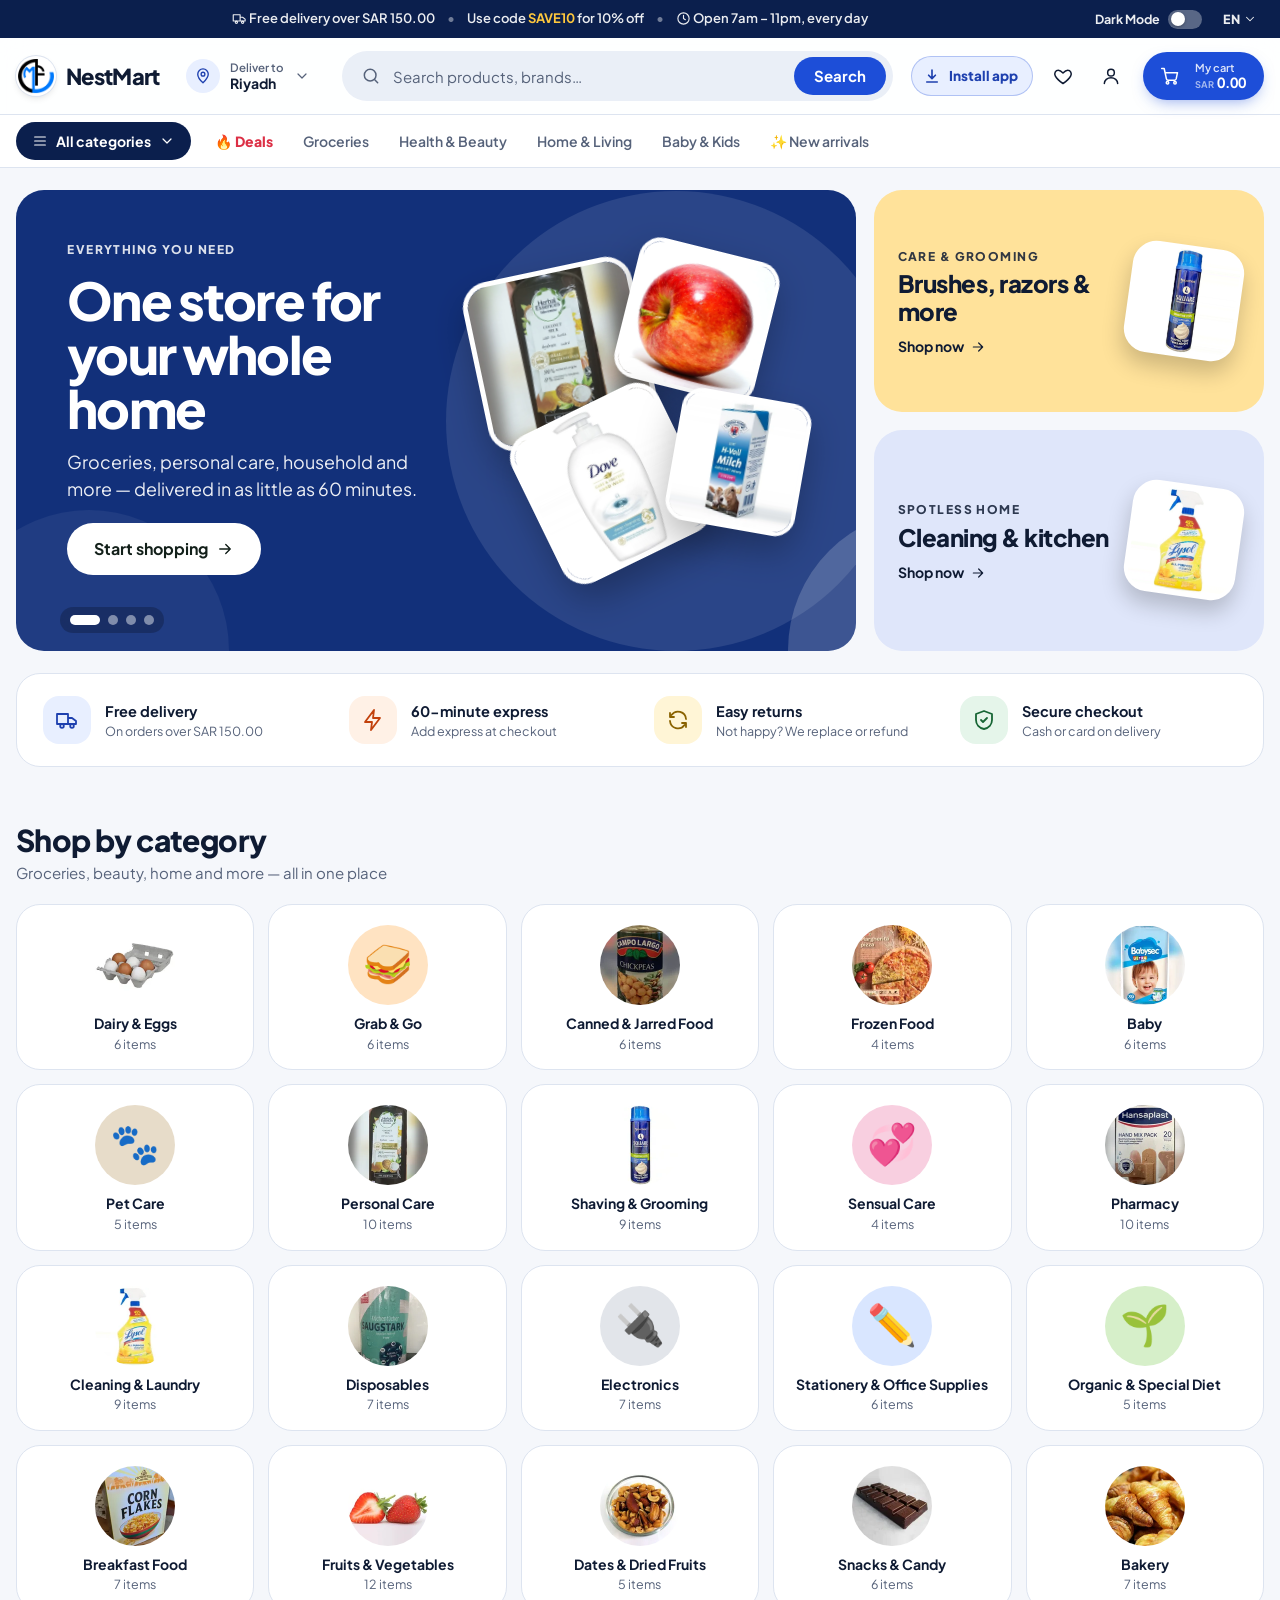
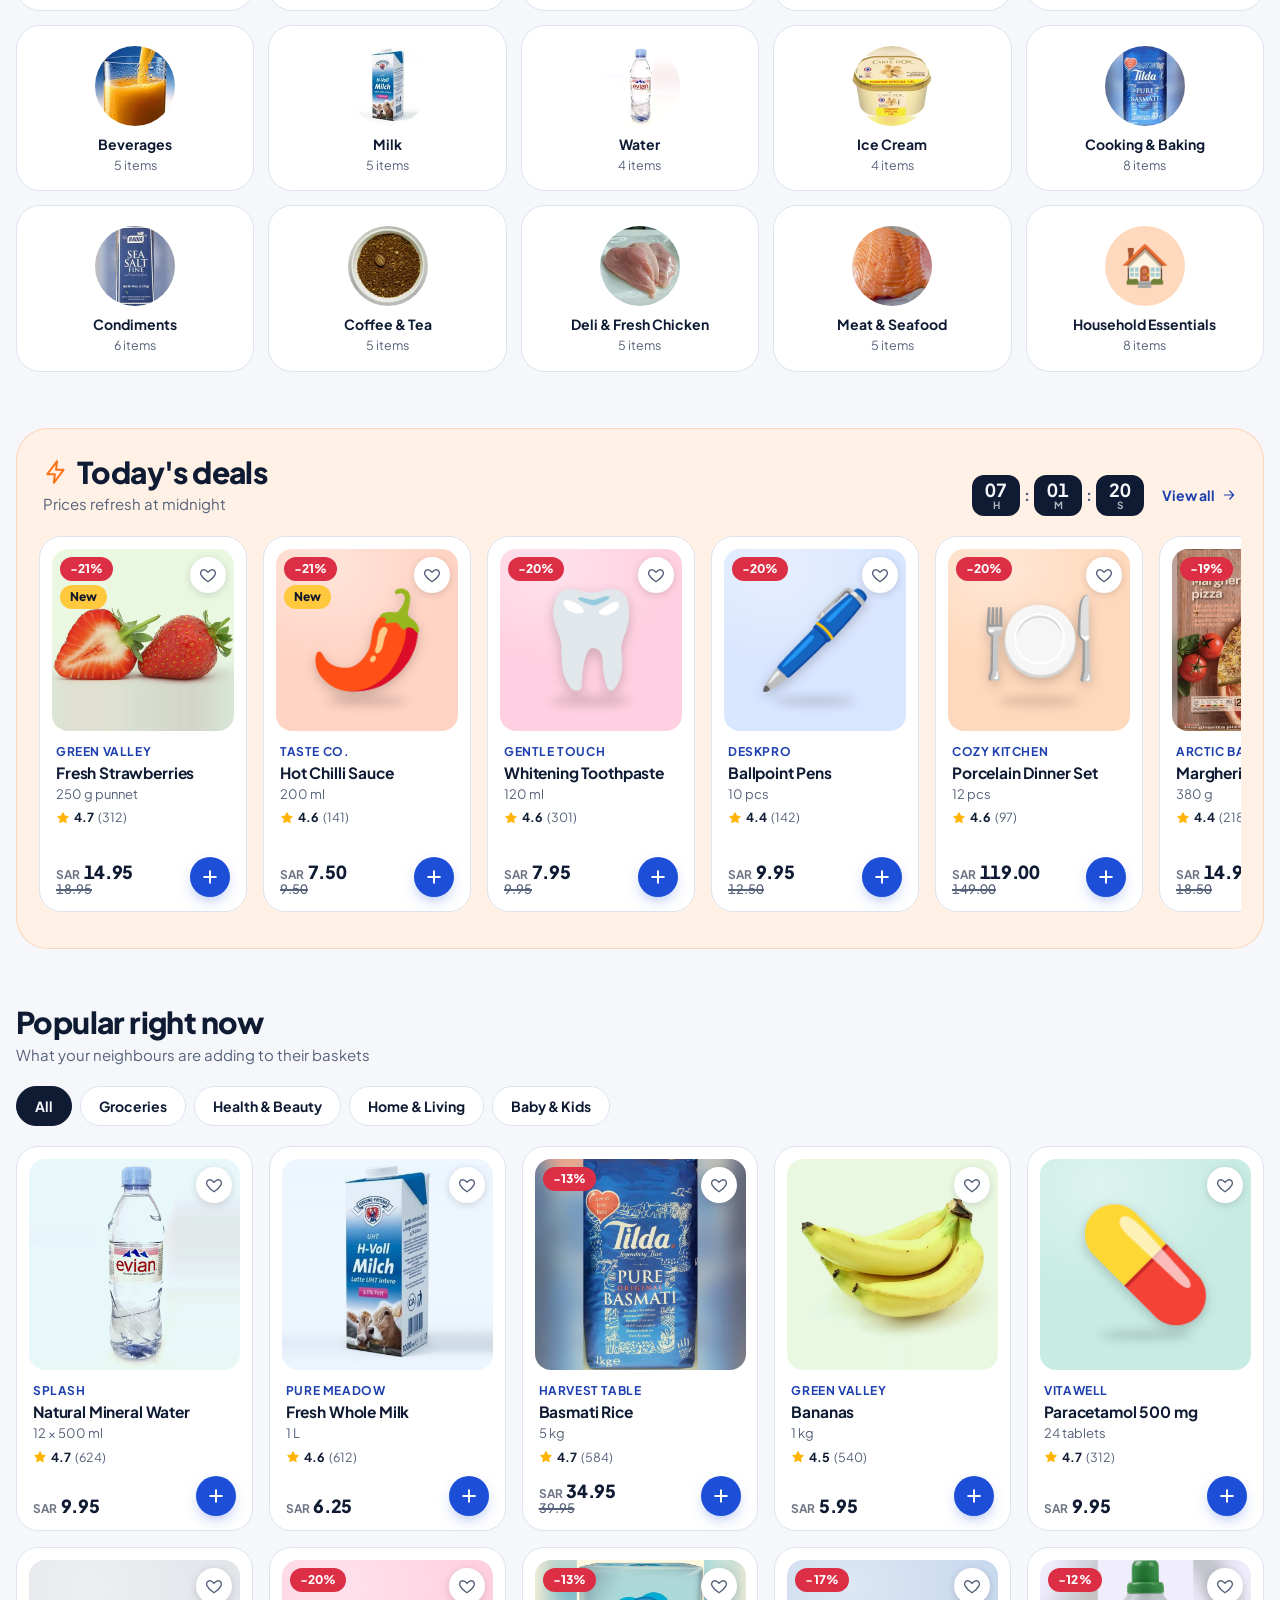
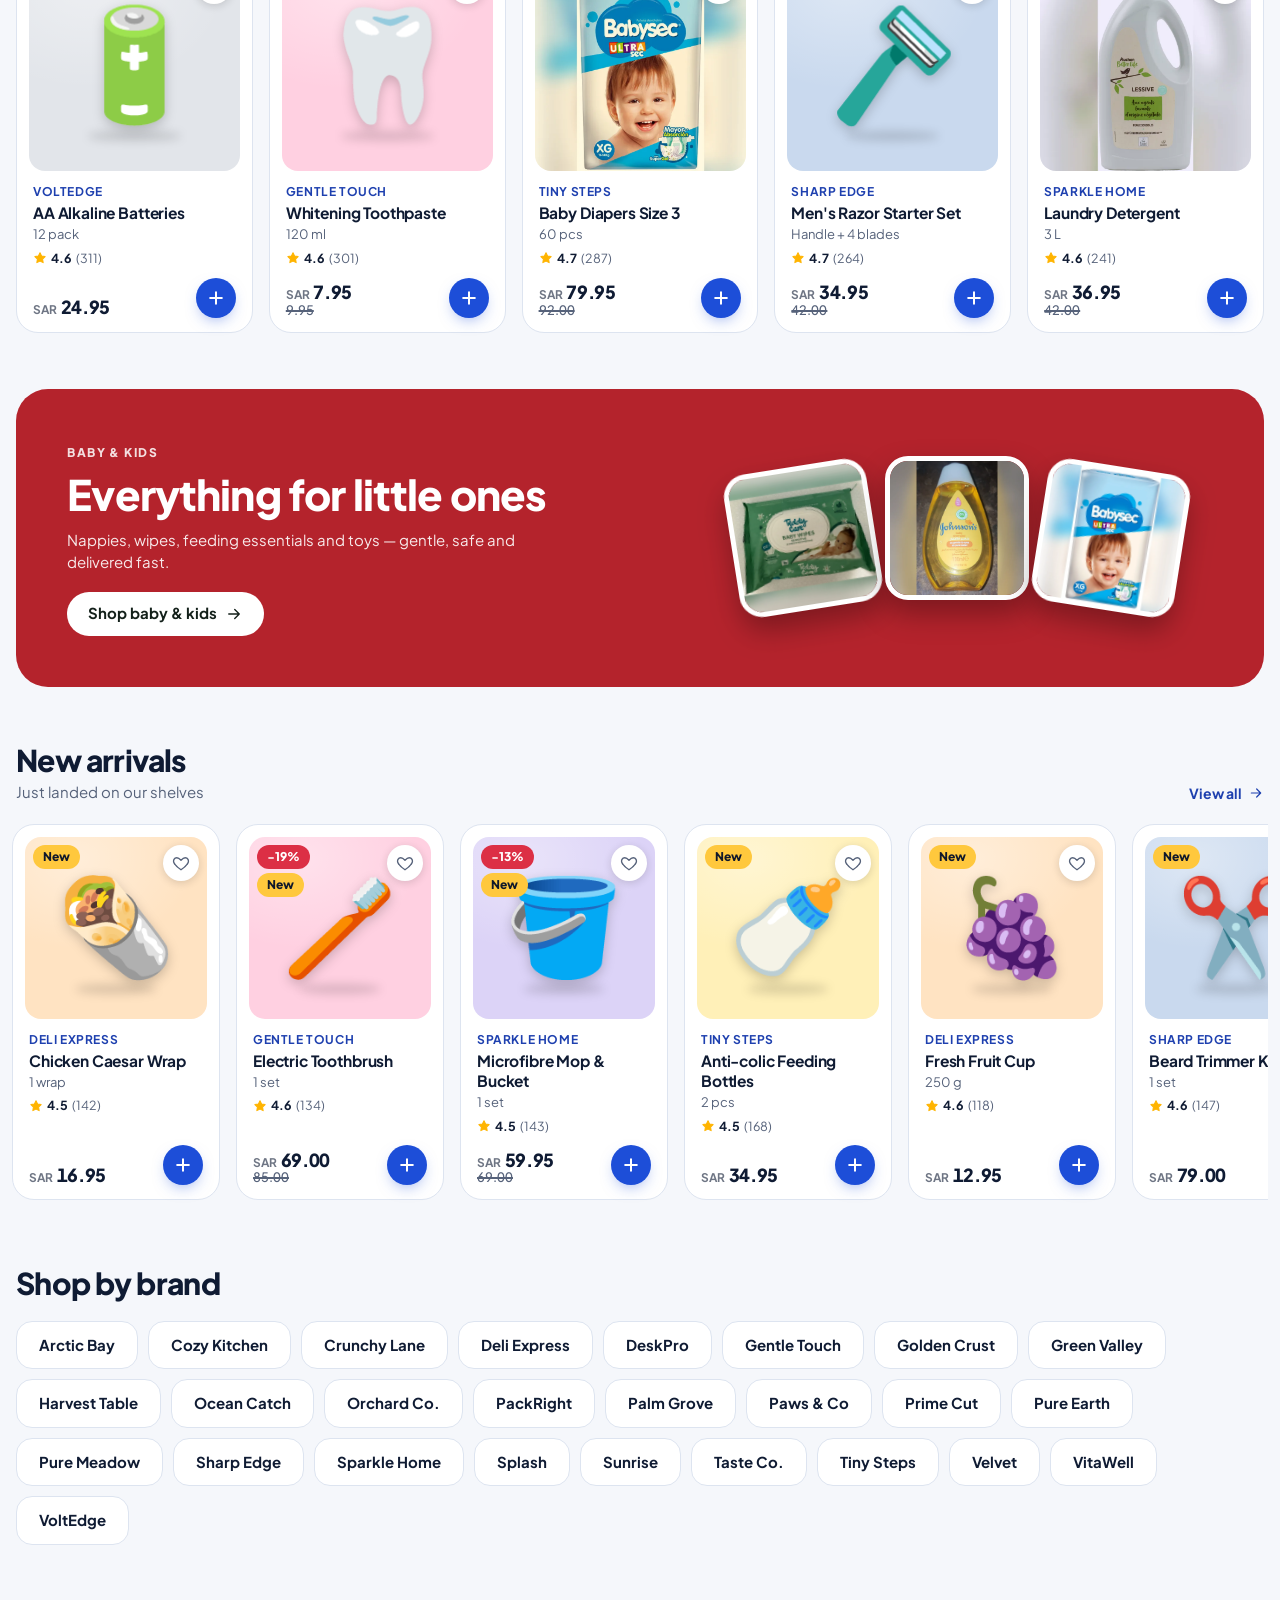
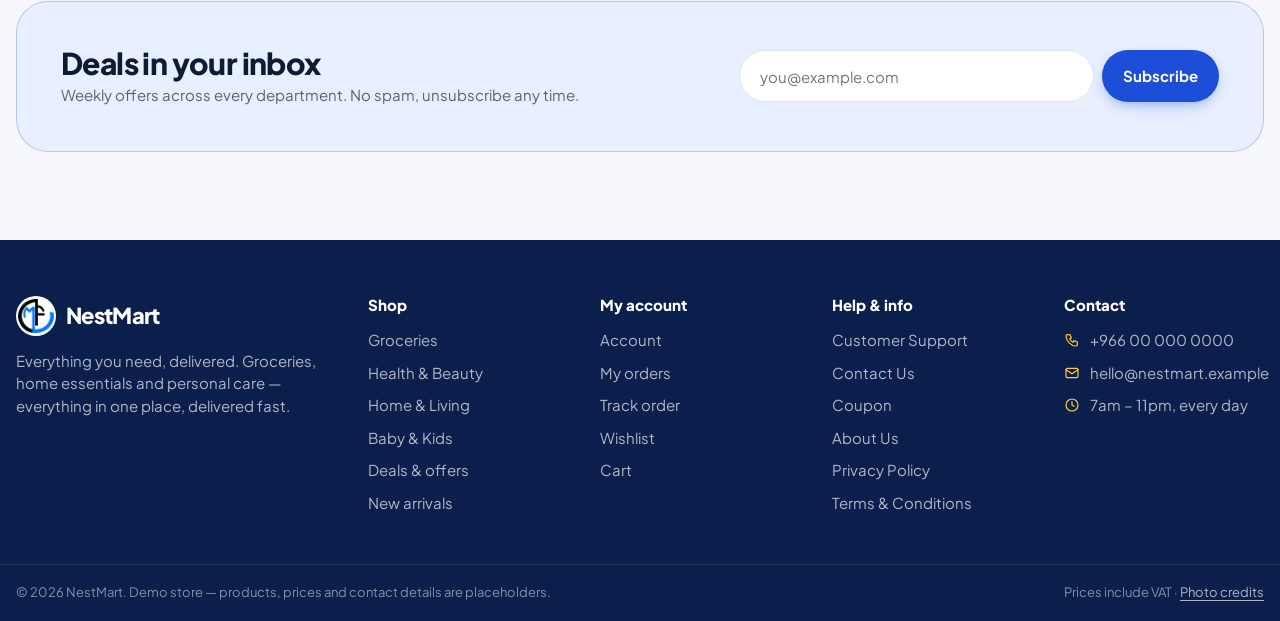
<file: index.html>
<!doctype html>
<html lang="en" data-theme="light">
<head>
  <meta charset="utf-8">
  <meta name="viewport" content="width=device-width, initial-scale=1, viewport-fit=cover">
  <title>NestMart — Everything you need, delivered</title>
  <meta name="description" content="Shop groceries, personal care, shaving and grooming, household, kitchen, electricals and baby essentials online. Fast delivery, easy checkout.">
  <meta name="theme-color" content="#1d4ed8">

  <!-- installable web app (PWA) -->
  <link rel="manifest" href="manifest.json">
  <link rel="icon" type="image/png" sizes="32x32" href="icons/favicon-32.png">
  <link rel="apple-touch-icon" href="icons/apple-touch-icon.png">
  <meta name="application-name" content="NestMart">
  <meta name="mobile-web-app-capable" content="yes">
  <meta name="apple-mobile-web-app-capable" content="yes">
  <meta name="apple-mobile-web-app-title" content="NestMart">
  <meta name="apple-mobile-web-app-status-bar-style" content="default">
  <meta name="format-detection" content="telephone=no">

  <script>
    /* Apply the saved light/dark theme and colour palette before first paint to avoid a flash.
       Light is the default; 'auto' (follow the device) only counts once chosen (themeV 2, see js/store.js). */
    (function () {
      try {
        var s = JSON.parse(localStorage.getItem('freshnest.v1') || '{}'), t = s.theme || 'light';
        if (t === 'auto' && s.themeV !== 2) t = 'light';
        var d = t === 'dark' || (t === 'auto' && matchMedia('(prefers-color-scheme: dark)').matches);
        document.documentElement.dataset.theme = d ? 'dark' : 'light';
        if (s.palette && s.palette !== 'ocean') document.documentElement.dataset.palette = s.palette;
        var l = new URLSearchParams(location.search).get('lang') || s.lang;   // English / Bengali / Arabic (js/i18n.js)
        if (l === 'bn' || l === 'ar') { document.documentElement.lang = l; document.documentElement.dir = l === 'ar' ? 'rtl' : 'ltr'; }
      } catch (e) { /* default light + ocean + English */ }
    })();
    /* Catch the browser's install offer early; js/pwa.js uses it for the "Install app" button. */
    window.addEventListener('beforeinstallprompt', function (e) {
      e.preventDefault();
      window.__bip = e;
      window.dispatchEvent(new Event('fn-installable'));
    });
  </script>
  <link rel="preconnect" href="https://fonts.googleapis.com">
  <link rel="preconnect" href="https://fonts.gstatic.com" crossorigin>
  <link href="https://fonts.googleapis.com/css2?family=Noto+Sans+Arabic:wght@400;500;600;700;800&family=Noto+Sans+Bengali:wght@400;500;600;700;800&family=Plus+Jakarta+Sans:wght@400;500;600;700;800&display=swap" rel="stylesheet">
  <link rel="stylesheet" href="css/styles.css">
</head>
<body>
  <a class="skip" href="#app">Skip to content</a>
  <div class="announce" id="announce"></div>
  <header class="site-header" id="header"></header>
  <main id="app" tabindex="-1">
    <noscript><div class="container"><p style="padding:60px 0">FreshNest needs JavaScript to run. Please enable it and reload.</p></div></noscript>
  </main>
  <footer class="site-footer" id="footer"></footer>
  <nav class="bottom-nav" id="bottom-nav" aria-label="Quick navigation"></nav>
  <div class="drawer" id="cart-drawer" aria-hidden="true"></div>
  <div class="toasts" id="toasts" role="status" aria-live="polite"></div>
  <button type="button" class="to-top" id="to-top" data-action="to-top" aria-label="Back to top">
    <svg class="ico" viewBox="0 0 24 24" fill="none" stroke="currentColor" stroke-width="2" stroke-linecap="round" stroke-linejoin="round" aria-hidden="true"><path d="m6 15 6-6 6 6"/></svg>
  </button>

  <script src="js/config.js"></script>
  <script src="js/data.js"></script>
  <script src="js/store.js"></script>
  <script src="js/lang.js"></script>
  <script src="js/lang-data.js"></script>
  <script src="js/i18n.js"></script>
  <script src="js/ui.js"></script>
  <script src="js/views-shop.js"></script>
  <script src="js/views-cart.js"></script>
  <script src="js/views-info.js"></script>
  <script src="js/app.js"></script>
  <script src="js/pwa.js"></script>
</body>
</html>
</file>
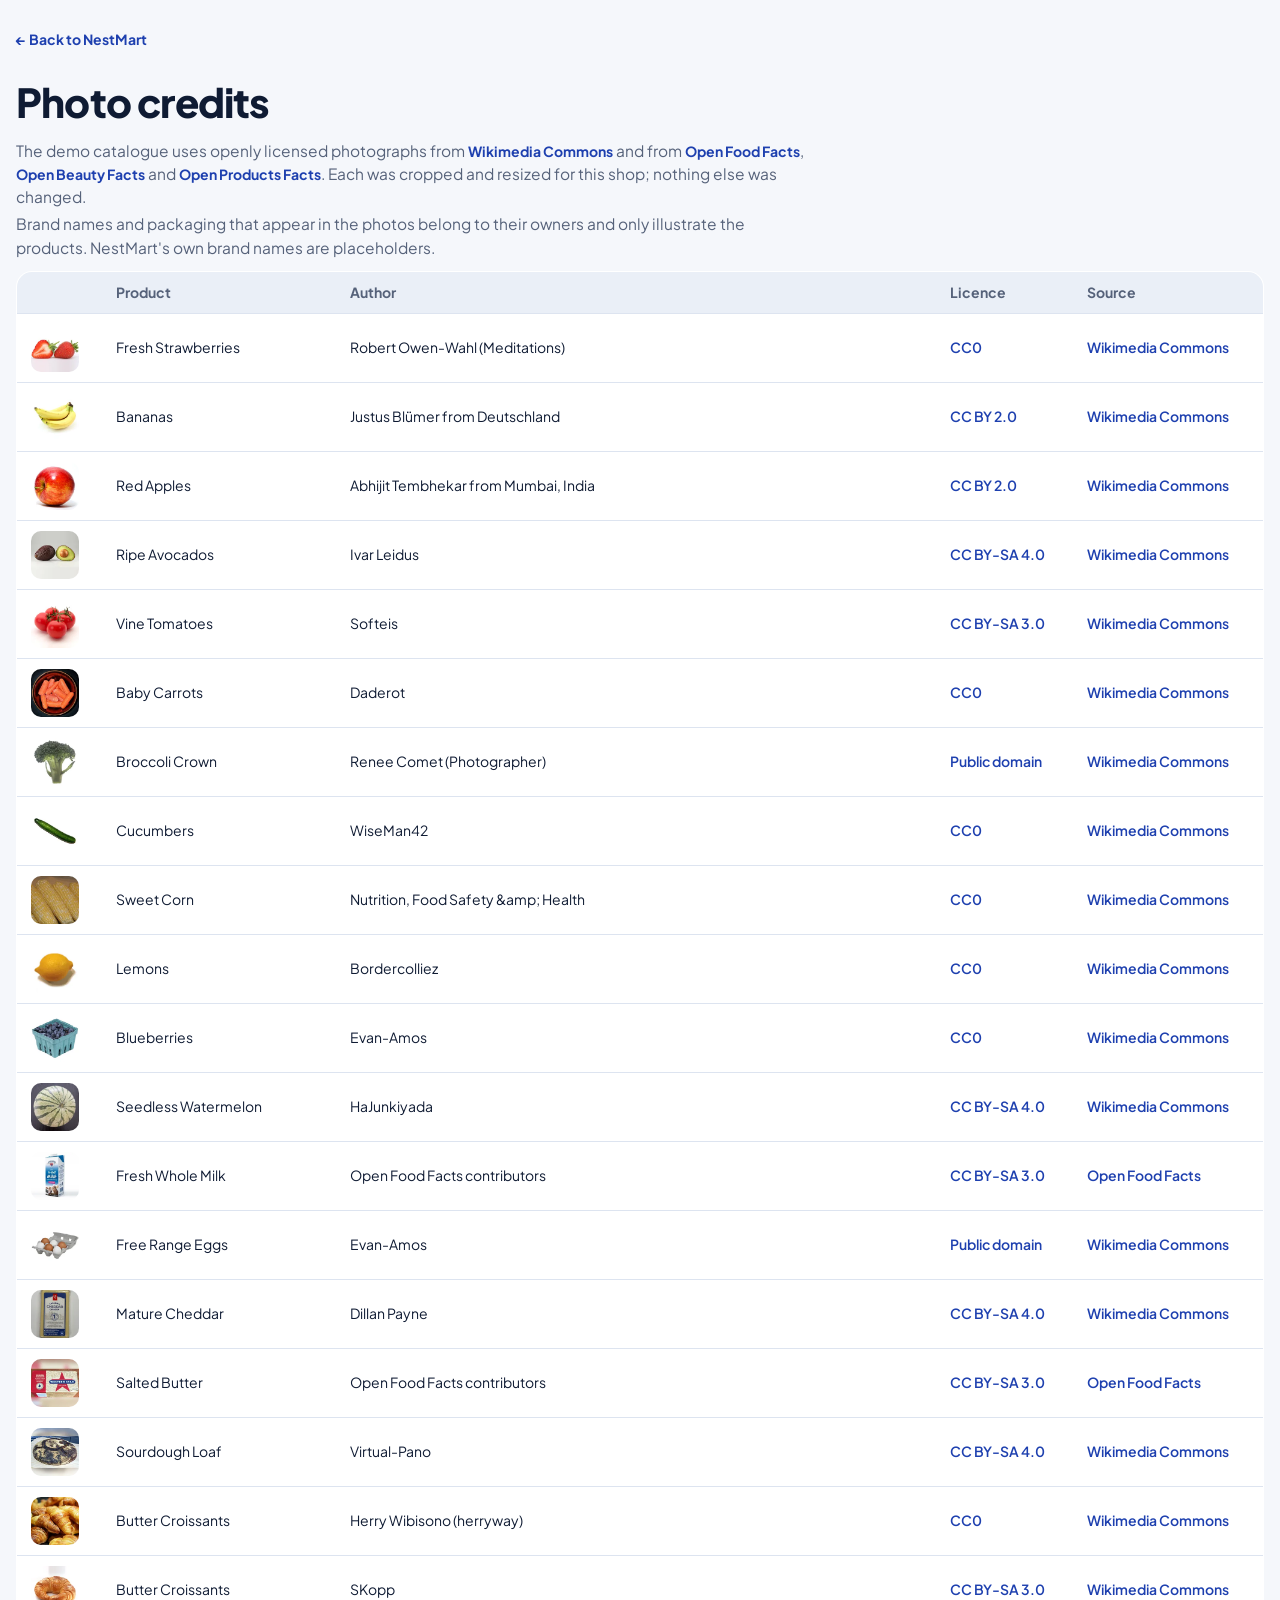
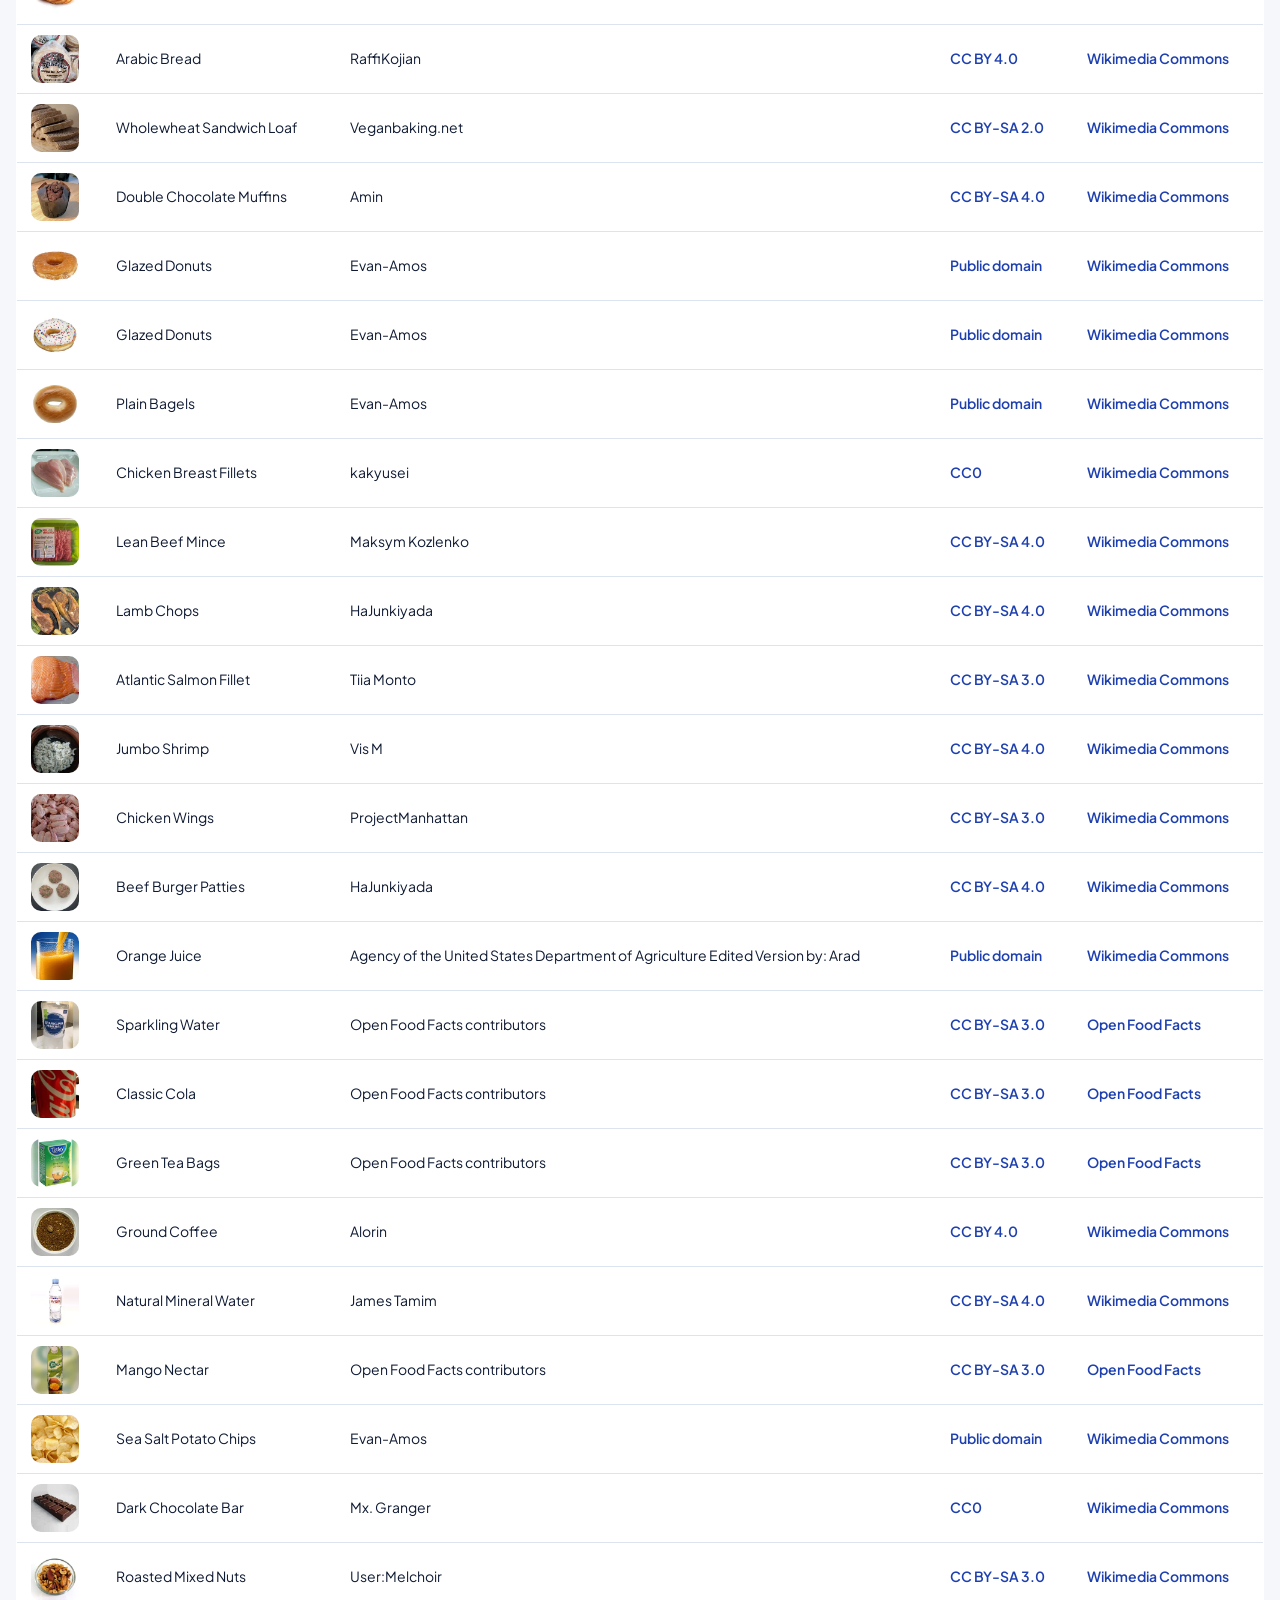
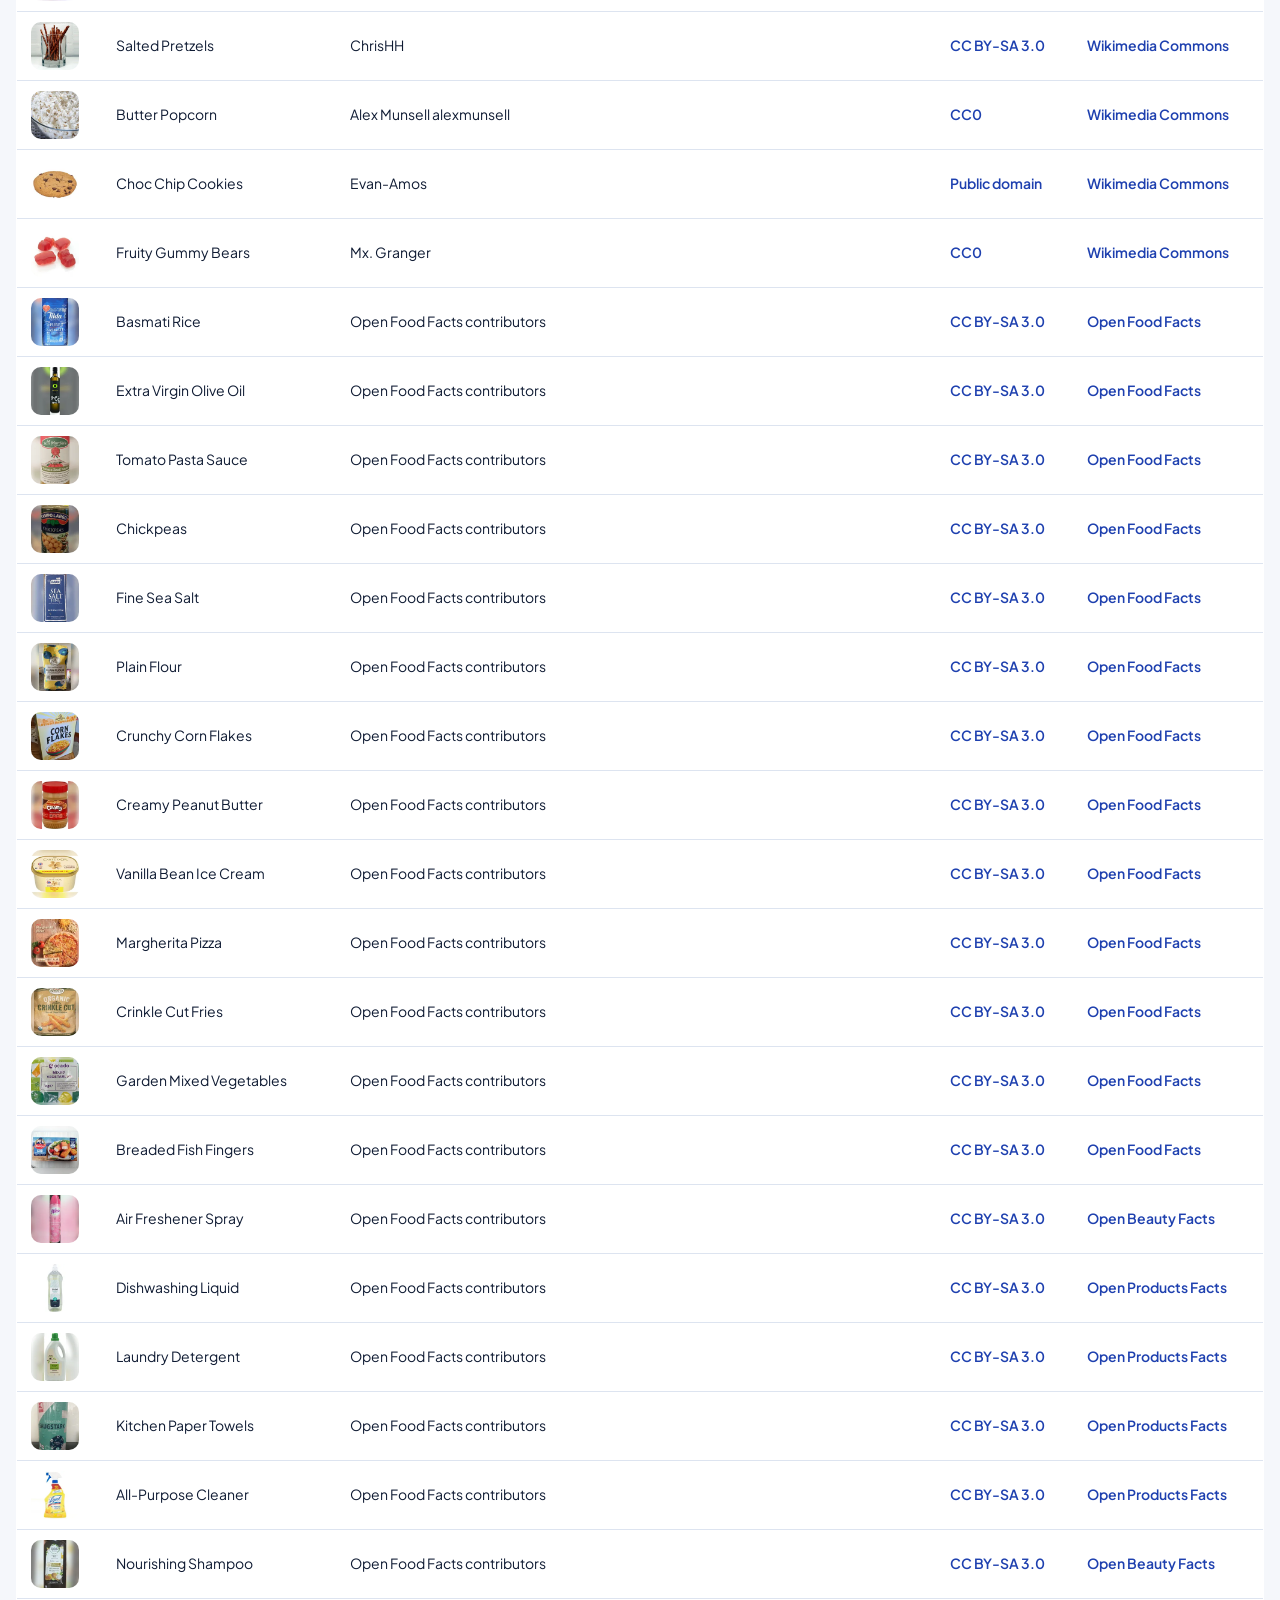
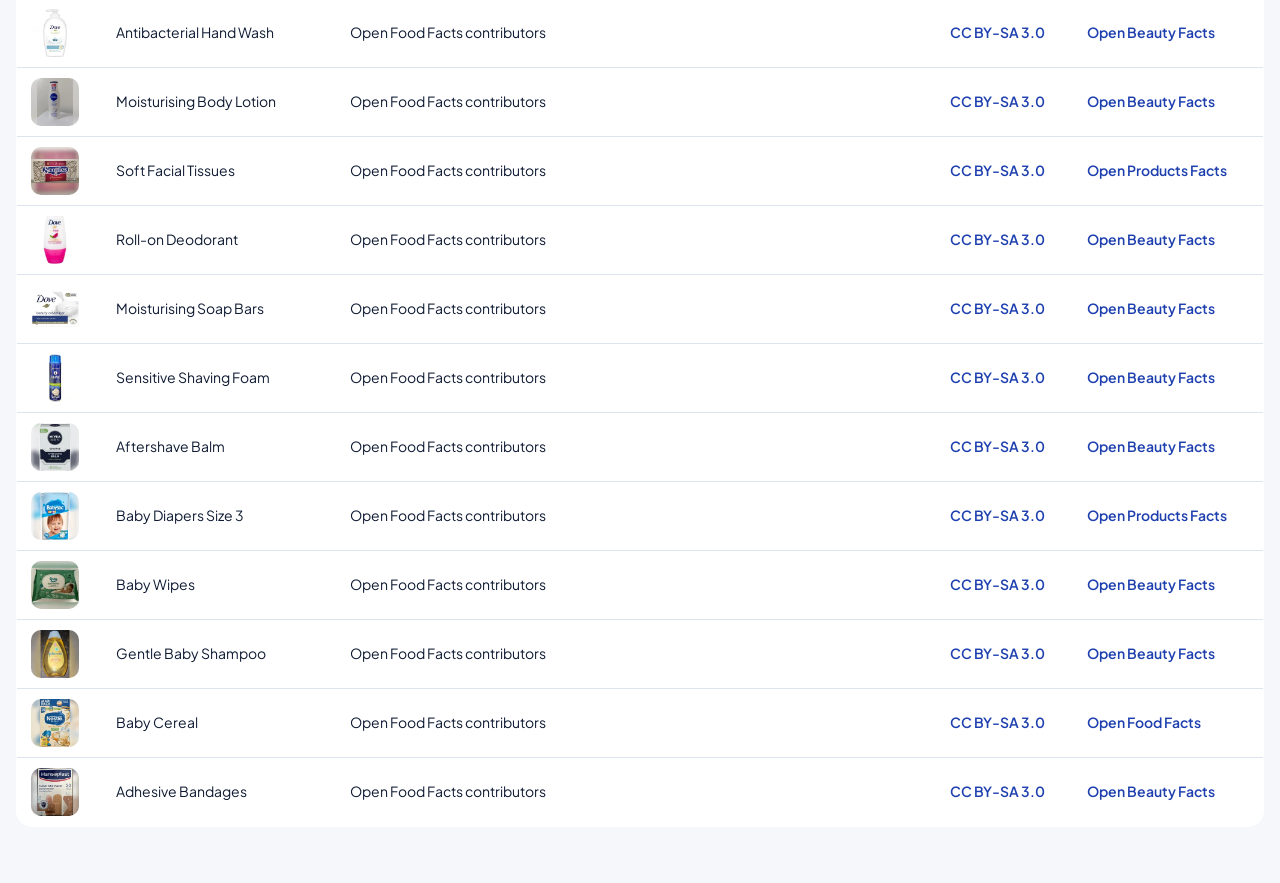
<file: credits.html>
<!doctype html>
<html lang="en" data-theme="light">
<head>
  <meta charset="utf-8">
  <meta name="viewport" content="width=device-width, initial-scale=1">
  <title>Photo credits · NestMart</title>
  <meta name="robots" content="noindex">
  <script>
    (function () {
      try {
        var s = JSON.parse(localStorage.getItem('freshnest.v1') || '{}'), t = s.theme || 'light';
        if (t === 'auto' && s.themeV !== 2) t = 'light';
        document.documentElement.dataset.theme = t === 'dark' || (t === 'auto' && matchMedia('(prefers-color-scheme: dark)').matches) ? 'dark' : 'light';
        if (s.palette && s.palette !== 'ocean') document.documentElement.dataset.palette = s.palette;
      } catch (e) { /* default light */ }
    })();
  </script>
  <link href="https://fonts.googleapis.com/css2?family=Plus+Jakarta+Sans:wght@400;500;600;700;800&display=swap" rel="stylesheet">
  <link rel="stylesheet" href="css/styles.css">
  <style>
    .credits { width: 100%; border-collapse: collapse; font-size: 14px; background: var(--surface); border: 1px solid var(--line); border-radius: 16px; overflow: hidden; }
    .credits th, .credits td { text-align: left; padding: 10px 14px; border-bottom: 1px solid var(--line); vertical-align: middle; }
    .credits th { background: var(--surface-2); color: var(--muted); font-weight: 700; }
    .credits tr:last-child td { border-bottom: 0; }
    .credits img { border-radius: 10px; object-fit: cover; }
    .credits a { color: var(--brand-600); font-weight: 600; }
    .credits-wrap { overflow-x: auto; }
    .lead { color: var(--muted); max-width: 72ch; margin-bottom: 12px; }
  </style>
</head>
<body>
  <main class="container" style="padding-block: 28px 56px">
    <a class="link-more" href="./">← Back to NestMart</a>
    <h1 class="page-title">Photo credits</h1>
    <p class="lead">The demo catalogue uses openly licensed photographs from <a class="link" href="https://commons.wikimedia.org" rel="noopener">Wikimedia Commons</a> and from
      <a class="link" href="https://openfoodfacts.org" rel="noopener">Open Food Facts</a>, <a class="link" href="https://openbeautyfacts.org" rel="noopener">Open Beauty Facts</a> and
      <a class="link" href="https://openproductsfacts.org" rel="noopener">Open Products Facts</a>. Each was cropped and resized for this shop; nothing else was changed.</p>
    <p class="lead">Brand names and packaging that appear in the photos belong to their owners and only illustrate the products. NestMart's own brand names are placeholders.</p>
    <div class="credits-wrap"><table class="credits"><thead><tr><th></th><th>Product</th><th>Author</th><th>Licence</th><th>Source</th></tr></thead><tbody>
<tr><td><img src="images/products/t/6301.webp" alt="" width="48" height="48" loading="lazy"></td><td>Fresh Strawberries</td><td>Robert Owen-Wahl (Meditations)</td><td><a href="https://creativecommons.org/publicdomain/zero/1.0/" rel="noopener">CC0</a></td><td><a href="https://commons.wikimedia.org/wiki/File:Strawberries-1239306.jpg" rel="noopener">Wikimedia Commons</a></td></tr>
<tr><td><img src="images/products/t/6302.webp" alt="" width="48" height="48" loading="lazy"></td><td>Bananas</td><td>Justus Blümer from Deutschland</td><td><a href="https://creativecommons.org/licenses/by/2.0/" rel="noopener">CC BY 2.0</a></td><td><a href="https://commons.wikimedia.org/wiki/File:Bananas_(white_background).jpg" rel="noopener">Wikimedia Commons</a></td></tr>
<tr><td><img src="images/products/t/6303.webp" alt="" width="48" height="48" loading="lazy"></td><td>Red Apples</td><td>Abhijit Tembhekar from Mumbai, India</td><td><a href="https://creativecommons.org/licenses/by/2.0/" rel="noopener">CC BY 2.0</a></td><td><a href="https://commons.wikimedia.org/wiki/File:Red_Apple.jpg" rel="noopener">Wikimedia Commons</a></td></tr>
<tr><td><img src="images/products/t/6304.webp" alt="" width="48" height="48" loading="lazy"></td><td>Ripe Avocados</td><td>Ivar Leidus</td><td><a href="https://creativecommons.org/licenses/by-sa/4.0/" rel="noopener">CC BY-SA 4.0</a></td><td><a href="https://commons.wikimedia.org/wiki/File:Avocado_Hass_-_single_and_halved.jpg" rel="noopener">Wikimedia Commons</a></td></tr>
<tr><td><img src="images/products/t/6305.webp" alt="" width="48" height="48" loading="lazy"></td><td>Vine Tomatoes</td><td>Softeis</td><td><a href="https://creativecommons.org/licenses/by-sa/3.0/" rel="noopener">CC BY-SA 3.0</a></td><td><a href="https://commons.wikimedia.org/wiki/File:Tomato_je.jpg" rel="noopener">Wikimedia Commons</a></td></tr>
<tr><td><img src="images/products/t/6306.webp" alt="" width="48" height="48" loading="lazy"></td><td>Baby Carrots</td><td>Daderot</td><td><a href="https://creativecommons.org/publicdomain/zero/1.0/" rel="noopener">CC0</a></td><td><a href="https://commons.wikimedia.org/wiki/File:Carrots_(baby)_-_Arlington,_MA.jpg" rel="noopener">Wikimedia Commons</a></td></tr>
<tr><td><img src="images/products/t/6307.webp" alt="" width="48" height="48" loading="lazy"></td><td>Broccoli Crown</td><td>Renee Comet (Photographer)</td><td><a href="https://creativecommons.org/publicdomain/mark/1.0/" rel="noopener">Public domain</a></td><td><a href="https://commons.wikimedia.org/wiki/File:Good_broccoli_Deal!.jpg" rel="noopener">Wikimedia Commons</a></td></tr>
<tr><td><img src="images/products/t/6308.webp" alt="" width="48" height="48" loading="lazy"></td><td>Cucumbers</td><td>WiseMan42</td><td><a href="https://creativecommons.org/publicdomain/zero/1.0/" rel="noopener">CC0</a></td><td><a href="https://commons.wikimedia.org/wiki/File:Cucumber_from_Denmark.jpg" rel="noopener">Wikimedia Commons</a></td></tr>
<tr><td><img src="images/products/t/6309.webp" alt="" width="48" height="48" loading="lazy"></td><td>Sweet Corn</td><td>Nutrition, Food Safety &amp;amp; Health</td><td><a href="https://creativecommons.org/publicdomain/zero/1.0/" rel="noopener">CC0</a></td><td><a href="https://commons.wikimedia.org/wiki/File:Corn_on_the_cob_(sweet_corn).jpg" rel="noopener">Wikimedia Commons</a></td></tr>
<tr><td><img src="images/products/t/6310.webp" alt="" width="48" height="48" loading="lazy"></td><td>Lemons</td><td>Bordercolliez</td><td><a href="https://creativecommons.org/publicdomain/zero/1.0/" rel="noopener">CC0</a></td><td><a href="https://commons.wikimedia.org/wiki/File:Lemon_with_white_background.jpg" rel="noopener">Wikimedia Commons</a></td></tr>
<tr><td><img src="images/products/t/6311.webp" alt="" width="48" height="48" loading="lazy"></td><td>Blueberries</td><td>Evan-Amos</td><td><a href="https://creativecommons.org/publicdomain/zero/1.0/" rel="noopener">CC0</a></td><td><a href="https://commons.wikimedia.org/wiki/File:Blueberries-In-Pack.jpg" rel="noopener">Wikimedia Commons</a></td></tr>
<tr><td><img src="images/products/t/6312.webp" alt="" width="48" height="48" loading="lazy"></td><td>Seedless Watermelon</td><td>HaJunkiyada</td><td><a href="https://creativecommons.org/licenses/by-sa/4.0/" rel="noopener">CC BY-SA 4.0</a></td><td><a href="https://commons.wikimedia.org/wiki/File:Liat_Portal_for_Foodie_Disorder_-_Whole_watermelon_before_cutting.jpg" rel="noopener">Wikimedia Commons</a></td></tr>
<tr><td><img src="images/products/t/6320.webp" alt="" width="48" height="48" loading="lazy"></td><td>Fresh Whole Milk</td><td>Open Food Facts contributors</td><td><a href="https://creativecommons.org/licenses/by-sa/3.0/" rel="noopener">CC BY-SA 3.0</a></td><td><a href="https://world.openfoodfacts.org/product/8007735193405" rel="noopener">Open Food Facts</a></td></tr>
<tr><td><img src="images/products/t/6322.webp" alt="" width="48" height="48" loading="lazy"></td><td>Free Range Eggs</td><td>Evan-Amos</td><td><a href="https://creativecommons.org/publicdomain/mark/1.0/" rel="noopener">Public domain</a></td><td><a href="https://commons.wikimedia.org/wiki/File:6-Pack-Chicken-Eggs.jpg" rel="noopener">Wikimedia Commons</a></td></tr>
<tr><td><img src="images/products/t/6324.webp" alt="" width="48" height="48" loading="lazy"></td><td>Mature Cheddar</td><td>Dillan Payne</td><td><a href="https://creativecommons.org/licenses/by-sa/4.0/" rel="noopener">CC BY-SA 4.0</a></td><td><a href="https://commons.wikimedia.org/wiki/File:PC_Aged_1_Year_Canadian_Cheddar_Cheese.jpg" rel="noopener">Wikimedia Commons</a></td></tr>
<tr><td><img src="images/products/t/6325.webp" alt="" width="48" height="48" loading="lazy"></td><td>Salted Butter</td><td>Open Food Facts contributors</td><td><a href="https://creativecommons.org/licenses/by-sa/3.0/" rel="noopener">CC BY-SA 3.0</a></td><td><a href="https://world.openfoodfacts.org/product/9310052181123" rel="noopener">Open Food Facts</a></td></tr>
<tr><td><img src="images/products/t/6330.webp" alt="" width="48" height="48" loading="lazy"></td><td>Sourdough Loaf</td><td>Virtual-Pano</td><td><a href="https://creativecommons.org/licenses/by-sa/4.0/" rel="noopener">CC BY-SA 4.0</a></td><td><a href="https://commons.wikimedia.org/wiki/File:6312_sourdough_bread.jpg" rel="noopener">Wikimedia Commons</a></td></tr>
<tr><td><img src="images/products/t/6331.webp" alt="" width="48" height="48" loading="lazy"></td><td>Butter Croissants</td><td>Herry Wibisono (herryway)</td><td><a href="https://creativecommons.org/publicdomain/zero/1.0/" rel="noopener">CC0</a></td><td><a href="https://commons.wikimedia.org/wiki/File:Croissants_au_beurre_(18953292873).jpg" rel="noopener">Wikimedia Commons</a></td></tr>
<tr><td><img src="images/products/t/6331-2.webp" alt="" width="48" height="48" loading="lazy"></td><td>Butter Croissants</td><td>SKopp</td><td><a href="https://creativecommons.org/licenses/by-sa/3.0/" rel="noopener">CC BY-SA 3.0</a></td><td><a href="https://commons.wikimedia.org/wiki/File:Croissant,_whole.jpg" rel="noopener">Wikimedia Commons</a></td></tr>
<tr><td><img src="images/products/t/6332.webp" alt="" width="48" height="48" loading="lazy"></td><td>Arabic Bread</td><td>RaffiKojian</td><td><a href="https://creativecommons.org/licenses/by/4.0/" rel="noopener">CC BY 4.0</a></td><td><a href="https://commons.wikimedia.org/wiki/File:Raffi_kojian-pita-103035037.jpg" rel="noopener">Wikimedia Commons</a></td></tr>
<tr><td><img src="images/products/t/6333.webp" alt="" width="48" height="48" loading="lazy"></td><td>Wholewheat Sandwich Loaf</td><td>Veganbaking.net</td><td><a href="https://creativecommons.org/licenses/by-sa/2.0/" rel="noopener">CC BY-SA 2.0</a></td><td><a href="https://commons.wikimedia.org/wiki/File:Vegan_no-knead_whole_wheat_bread_loaf,_sliced,_September_2010.jpg" rel="noopener">Wikimedia Commons</a></td></tr>
<tr><td><img src="images/products/t/6334.webp" alt="" width="48" height="48" loading="lazy"></td><td>Double Chocolate Muffins</td><td>Amin</td><td><a href="https://creativecommons.org/licenses/by-sa/4.0/" rel="noopener">CC BY-SA 4.0</a></td><td><a href="https://commons.wikimedia.org/wiki/File:Chocolate_muffin_bake.jpg" rel="noopener">Wikimedia Commons</a></td></tr>
<tr><td><img src="images/products/t/6335.webp" alt="" width="48" height="48" loading="lazy"></td><td>Glazed Donuts</td><td>Evan-Amos</td><td><a href="https://creativecommons.org/publicdomain/mark/1.0/" rel="noopener">Public domain</a></td><td><a href="https://commons.wikimedia.org/wiki/File:Glazed-Donut.jpg" rel="noopener">Wikimedia Commons</a></td></tr>
<tr><td><img src="images/products/t/6335-2.webp" alt="" width="48" height="48" loading="lazy"></td><td>Glazed Donuts</td><td>Evan-Amos</td><td><a href="https://creativecommons.org/publicdomain/mark/1.0/" rel="noopener">Public domain</a></td><td><a href="https://commons.wikimedia.org/wiki/File:Dunkin-Donuts-Vanilla-Sprinkled.jpg" rel="noopener">Wikimedia Commons</a></td></tr>
<tr><td><img src="images/products/t/6336.webp" alt="" width="48" height="48" loading="lazy"></td><td>Plain Bagels</td><td>Evan-Amos</td><td><a href="https://creativecommons.org/publicdomain/mark/1.0/" rel="noopener">Public domain</a></td><td><a href="https://commons.wikimedia.org/wiki/File:Plain-Bagel.jpg" rel="noopener">Wikimedia Commons</a></td></tr>
<tr><td><img src="images/products/t/6340.webp" alt="" width="48" height="48" loading="lazy"></td><td>Chicken Breast Fillets</td><td>kakyusei</td><td><a href="https://creativecommons.org/publicdomain/zero/1.0/" rel="noopener">CC0</a></td><td><a href="https://commons.wikimedia.org/wiki/File:Raw_chicken_slices.jpg" rel="noopener">Wikimedia Commons</a></td></tr>
<tr><td><img src="images/products/t/6341.webp" alt="" width="48" height="48" loading="lazy"></td><td>Lean Beef Mince</td><td>Maksym Kozlenko</td><td><a href="https://creativecommons.org/licenses/by-sa/4.0/" rel="noopener">CC BY-SA 4.0</a></td><td><a href="https://commons.wikimedia.org/wiki/File:2018-04-22_Minced_beef_meat.jpg" rel="noopener">Wikimedia Commons</a></td></tr>
<tr><td><img src="images/products/t/6342.webp" alt="" width="48" height="48" loading="lazy"></td><td>Lamb Chops</td><td>HaJunkiyada</td><td><a href="https://creativecommons.org/licenses/by-sa/4.0/" rel="noopener">CC BY-SA 4.0</a></td><td><a href="https://commons.wikimedia.org/wiki/File:Liat_Portal_for_Foodie_Disorder_-_Lamb_chops_cooking_with_garlic_and_rosemary.jpg" rel="noopener">Wikimedia Commons</a></td></tr>
<tr><td><img src="images/products/t/6343.webp" alt="" width="48" height="48" loading="lazy"></td><td>Atlantic Salmon Fillet</td><td>Tiia Monto</td><td><a href="https://creativecommons.org/licenses/by-sa/3.0/" rel="noopener">CC BY-SA 3.0</a></td><td><a href="https://commons.wikimedia.org/wiki/File:Salmon2.jpg" rel="noopener">Wikimedia Commons</a></td></tr>
<tr><td><img src="images/products/t/6344.webp" alt="" width="48" height="48" loading="lazy"></td><td>Jumbo Shrimp</td><td>Vis M</td><td><a href="https://creativecommons.org/licenses/by-sa/4.0/" rel="noopener">CC BY-SA 4.0</a></td><td><a href="https://commons.wikimedia.org/wiki/File:Prawn_raw_cleaned_2021b.jpg" rel="noopener">Wikimedia Commons</a></td></tr>
<tr><td><img src="images/products/t/6345.webp" alt="" width="48" height="48" loading="lazy"></td><td>Chicken Wings</td><td>ProjectManhattan</td><td><a href="https://creativecommons.org/licenses/by-sa/3.0/" rel="noopener">CC BY-SA 3.0</a></td><td><a href="https://commons.wikimedia.org/wiki/File:Raw_chicken_wings.jpg" rel="noopener">Wikimedia Commons</a></td></tr>
<tr><td><img src="images/products/t/6346.webp" alt="" width="48" height="48" loading="lazy"></td><td>Beef Burger Patties</td><td>HaJunkiyada</td><td><a href="https://creativecommons.org/licenses/by-sa/4.0/" rel="noopener">CC BY-SA 4.0</a></td><td><a href="https://commons.wikimedia.org/wiki/File:Liat_Portal_for_Foodie_Disorder_-_Homemade_Mini_Burger_Patties_Preparation.jpg" rel="noopener">Wikimedia Commons</a></td></tr>
<tr><td><img src="images/products/t/6350.webp" alt="" width="48" height="48" loading="lazy"></td><td>Orange Juice</td><td>Agency of the United States Department of Agriculture Edited Version by: Arad</td><td><a href="https://creativecommons.org/publicdomain/mark/1.0/" rel="noopener">Public domain</a></td><td><a href="https://commons.wikimedia.org/wiki/File:Orange_juice_1_edit1.jpg" rel="noopener">Wikimedia Commons</a></td></tr>
<tr><td><img src="images/products/t/6351.webp" alt="" width="48" height="48" loading="lazy"></td><td>Sparkling Water</td><td>Open Food Facts contributors</td><td><a href="https://creativecommons.org/licenses/by-sa/3.0/" rel="noopener">CC BY-SA 3.0</a></td><td><a href="https://world.openfoodfacts.org/product/9300633440749" rel="noopener">Open Food Facts</a></td></tr>
<tr><td><img src="images/products/t/6352.webp" alt="" width="48" height="48" loading="lazy"></td><td>Classic Cola</td><td>Open Food Facts contributors</td><td><a href="https://creativecommons.org/licenses/by-sa/3.0/" rel="noopener">CC BY-SA 3.0</a></td><td><a href="https://world.openfoodfacts.org/product/8851959132012" rel="noopener">Open Food Facts</a></td></tr>
<tr><td><img src="images/products/t/6353.webp" alt="" width="48" height="48" loading="lazy"></td><td>Green Tea Bags</td><td>Open Food Facts contributors</td><td><a href="https://creativecommons.org/licenses/by-sa/3.0/" rel="noopener">CC BY-SA 3.0</a></td><td><a href="https://world.openfoodfacts.org/product/8901052087808" rel="noopener">Open Food Facts</a></td></tr>
<tr><td><img src="images/products/t/6354.webp" alt="" width="48" height="48" loading="lazy"></td><td>Ground Coffee</td><td>Alorin</td><td><a href="https://creativecommons.org/licenses/by/4.0/" rel="noopener">CC BY 4.0</a></td><td><a href="https://commons.wikimedia.org/wiki/File:Coarsely_grounded_coffee_beans_in_white_bowl_with_intact_roasted_bean.png" rel="noopener">Wikimedia Commons</a></td></tr>
<tr><td><img src="images/products/t/6355.webp" alt="" width="48" height="48" loading="lazy"></td><td>Natural Mineral Water</td><td>James Tamim</td><td><a href="https://creativecommons.org/licenses/by-sa/4.0/" rel="noopener">CC BY-SA 4.0</a></td><td><a href="https://commons.wikimedia.org/wiki/File:Evian_Bottle.jpg" rel="noopener">Wikimedia Commons</a></td></tr>
<tr><td><img src="images/products/t/6357.webp" alt="" width="48" height="48" loading="lazy"></td><td>Mango Nectar</td><td>Open Food Facts contributors</td><td><a href="https://creativecommons.org/licenses/by-sa/3.0/" rel="noopener">CC BY-SA 3.0</a></td><td><a href="https://world.openfoodfacts.org/product/0023198110016" rel="noopener">Open Food Facts</a></td></tr>
<tr><td><img src="images/products/t/6360.webp" alt="" width="48" height="48" loading="lazy"></td><td>Sea Salt Potato Chips</td><td>Evan-Amos</td><td><a href="https://creativecommons.org/publicdomain/mark/1.0/" rel="noopener">Public domain</a></td><td><a href="https://commons.wikimedia.org/wiki/File:Potato-Chips.jpg" rel="noopener">Wikimedia Commons</a></td></tr>
<tr><td><img src="images/products/t/6361.webp" alt="" width="48" height="48" loading="lazy"></td><td>Dark Chocolate Bar</td><td>Mx. Granger</td><td><a href="https://creativecommons.org/publicdomain/zero/1.0/" rel="noopener">CC0</a></td><td><a href="https://commons.wikimedia.org/wiki/File:Green_and_Black%27s_dark_chocolate_bar_2.jpg" rel="noopener">Wikimedia Commons</a></td></tr>
<tr><td><img src="images/products/t/6362.webp" alt="" width="48" height="48" loading="lazy"></td><td>Roasted Mixed Nuts</td><td>User:Melchoir</td><td><a href="https://creativecommons.org/licenses/by-sa/3.0/" rel="noopener">CC BY-SA 3.0</a></td><td><a href="https://commons.wikimedia.org/wiki/File:Mixed_nuts_small_white1.jpg" rel="noopener">Wikimedia Commons</a></td></tr>
<tr><td><img src="images/products/t/6363.webp" alt="" width="48" height="48" loading="lazy"></td><td>Salted Pretzels</td><td>ChrisHH</td><td><a href="https://creativecommons.org/licenses/by-sa/3.0/" rel="noopener">CC BY-SA 3.0</a></td><td><a href="https://commons.wikimedia.org/wiki/File:Salzstangen.jpg" rel="noopener">Wikimedia Commons</a></td></tr>
<tr><td><img src="images/products/t/6364.webp" alt="" width="48" height="48" loading="lazy"></td><td>Butter Popcorn</td><td>Alex Munsell alexmunsell</td><td><a href="https://creativecommons.org/publicdomain/zero/1.0/" rel="noopener">CC0</a></td><td><a href="https://commons.wikimedia.org/wiki/File:Bowl_of_Popcorn_(Unsplash).jpg" rel="noopener">Wikimedia Commons</a></td></tr>
<tr><td><img src="images/products/t/6365.webp" alt="" width="48" height="48" loading="lazy"></td><td>Choc Chip Cookies</td><td>Evan-Amos</td><td><a href="https://creativecommons.org/publicdomain/mark/1.0/" rel="noopener">Public domain</a></td><td><a href="https://commons.wikimedia.org/wiki/File:Choc-Chip-Cookie.jpg" rel="noopener">Wikimedia Commons</a></td></tr>
<tr><td><img src="images/products/t/6366.webp" alt="" width="48" height="48" loading="lazy"></td><td>Fruity Gummy Bears</td><td>Mx. Granger</td><td><a href="https://creativecommons.org/publicdomain/zero/1.0/" rel="noopener">CC0</a></td><td><a href="https://commons.wikimedia.org/wiki/File:Shameless_Snacks_gummy_bears.jpg" rel="noopener">Wikimedia Commons</a></td></tr>
<tr><td><img src="images/products/t/6370.webp" alt="" width="48" height="48" loading="lazy"></td><td>Basmati Rice</td><td>Open Food Facts contributors</td><td><a href="https://creativecommons.org/licenses/by-sa/3.0/" rel="noopener">CC BY-SA 3.0</a></td><td><a href="https://world.openfoodfacts.org/product/5011157630229" rel="noopener">Open Food Facts</a></td></tr>
<tr><td><img src="images/products/t/6372.webp" alt="" width="48" height="48" loading="lazy"></td><td>Extra Virgin Olive Oil</td><td>Open Food Facts contributors</td><td><a href="https://creativecommons.org/licenses/by-sa/3.0/" rel="noopener">CC BY-SA 3.0</a></td><td><a href="https://world.openfoodfacts.org/product/0634039000689" rel="noopener">Open Food Facts</a></td></tr>
<tr><td><img src="images/products/t/6373.webp" alt="" width="48" height="48" loading="lazy"></td><td>Tomato Pasta Sauce</td><td>Open Food Facts contributors</td><td><a href="https://creativecommons.org/licenses/by-sa/3.0/" rel="noopener">CC BY-SA 3.0</a></td><td><a href="https://world.openfoodfacts.org/product/0192214112232" rel="noopener">Open Food Facts</a></td></tr>
<tr><td><img src="images/products/t/6374.webp" alt="" width="48" height="48" loading="lazy"></td><td>Chickpeas</td><td>Open Food Facts contributors</td><td><a href="https://creativecommons.org/licenses/by-sa/3.0/" rel="noopener">CC BY-SA 3.0</a></td><td><a href="https://world.openfoodfacts.org/product/20445598" rel="noopener">Open Food Facts</a></td></tr>
<tr><td><img src="images/products/t/6375.webp" alt="" width="48" height="48" loading="lazy"></td><td>Fine Sea Salt</td><td>Open Food Facts contributors</td><td><a href="https://creativecommons.org/licenses/by-sa/3.0/" rel="noopener">CC BY-SA 3.0</a></td><td><a href="https://world.openfoodfacts.org/product/0033844008390" rel="noopener">Open Food Facts</a></td></tr>
<tr><td><img src="images/products/t/6376.webp" alt="" width="48" height="48" loading="lazy"></td><td>Plain Flour</td><td>Open Food Facts contributors</td><td><a href="https://creativecommons.org/licenses/by-sa/3.0/" rel="noopener">CC BY-SA 3.0</a></td><td><a href="https://world.openfoodfacts.org/product/9310146400017" rel="noopener">Open Food Facts</a></td></tr>
<tr><td><img src="images/products/t/6377.webp" alt="" width="48" height="48" loading="lazy"></td><td>Crunchy Corn Flakes</td><td>Open Food Facts contributors</td><td><a href="https://creativecommons.org/licenses/by-sa/3.0/" rel="noopener">CC BY-SA 3.0</a></td><td><a href="https://world.openfoodfacts.org/product/20159917" rel="noopener">Open Food Facts</a></td></tr>
<tr><td><img src="images/products/t/6378.webp" alt="" width="48" height="48" loading="lazy"></td><td>Creamy Peanut Butter</td><td>Open Food Facts contributors</td><td><a href="https://creativecommons.org/licenses/by-sa/3.0/" rel="noopener">CC BY-SA 3.0</a></td><td><a href="https://world.openfoodfacts.org/product/0021130466641" rel="noopener">Open Food Facts</a></td></tr>
<tr><td><img src="images/products/t/6380.webp" alt="" width="48" height="48" loading="lazy"></td><td>Vanilla Bean Ice Cream</td><td>Open Food Facts contributors</td><td><a href="https://creativecommons.org/licenses/by-sa/3.0/" rel="noopener">CC BY-SA 3.0</a></td><td><a href="https://world.openfoodfacts.org/product/8714100535738" rel="noopener">Open Food Facts</a></td></tr>
<tr><td><img src="images/products/t/6381.webp" alt="" width="48" height="48" loading="lazy"></td><td>Margherita Pizza</td><td>Open Food Facts contributors</td><td><a href="https://creativecommons.org/licenses/by-sa/3.0/" rel="noopener">CC BY-SA 3.0</a></td><td><a href="https://world.openfoodfacts.org/product/5010358268026" rel="noopener">Open Food Facts</a></td></tr>
<tr><td><img src="images/products/t/6382.webp" alt="" width="48" height="48" loading="lazy"></td><td>Crinkle Cut Fries</td><td>Open Food Facts contributors</td><td><a href="https://creativecommons.org/licenses/by-sa/3.0/" rel="noopener">CC BY-SA 3.0</a></td><td><a href="https://world.openfoodfacts.org/product/0646670511141" rel="noopener">Open Food Facts</a></td></tr>
<tr><td><img src="images/products/t/6383.webp" alt="" width="48" height="48" loading="lazy"></td><td>Garden Mixed Vegetables</td><td>Open Food Facts contributors</td><td><a href="https://creativecommons.org/licenses/by-sa/3.0/" rel="noopener">CC BY-SA 3.0</a></td><td><a href="https://world.openfoodfacts.org/product/5055540022208" rel="noopener">Open Food Facts</a></td></tr>
<tr><td><img src="images/products/t/6384.webp" alt="" width="48" height="48" loading="lazy"></td><td>Breaded Fish Fingers</td><td>Open Food Facts contributors</td><td><a href="https://creativecommons.org/licenses/by-sa/3.0/" rel="noopener">CC BY-SA 3.0</a></td><td><a href="https://world.openfoodfacts.org/product/5000116111947" rel="noopener">Open Food Facts</a></td></tr>
<tr><td><img src="images/products/t/6388.webp" alt="" width="48" height="48" loading="lazy"></td><td>Air Freshener Spray</td><td>Open Food Facts contributors</td><td><a href="https://creativecommons.org/licenses/by-sa/3.0/" rel="noopener">CC BY-SA 3.0</a></td><td><a href="https://world.openbeautyfacts.org/product/7501821512039" rel="noopener">Open Beauty Facts</a></td></tr>
<tr><td><img src="images/products/t/6390.webp" alt="" width="48" height="48" loading="lazy"></td><td>Dishwashing Liquid</td><td>Open Food Facts contributors</td><td><a href="https://creativecommons.org/licenses/by-sa/3.0/" rel="noopener">CC BY-SA 3.0</a></td><td><a href="https://world.openproductsfacts.org/product/8421427065021" rel="noopener">Open Products Facts</a></td></tr>
<tr><td><img src="images/products/t/6391.webp" alt="" width="48" height="48" loading="lazy"></td><td>Laundry Detergent</td><td>Open Food Facts contributors</td><td><a href="https://creativecommons.org/licenses/by-sa/3.0/" rel="noopener">CC BY-SA 3.0</a></td><td><a href="https://world.openproductsfacts.org/product/3245678083154" rel="noopener">Open Products Facts</a></td></tr>
<tr><td><img src="images/products/t/6392.webp" alt="" width="48" height="48" loading="lazy"></td><td>Kitchen Paper Towels</td><td>Open Food Facts contributors</td><td><a href="https://creativecommons.org/licenses/by-sa/3.0/" rel="noopener">CC BY-SA 3.0</a></td><td><a href="https://world.openproductsfacts.org/product/4000735376339" rel="noopener">Open Products Facts</a></td></tr>
<tr><td><img src="images/products/t/6394.webp" alt="" width="48" height="48" loading="lazy"></td><td>All-Purpose Cleaner</td><td>Open Food Facts contributors</td><td><a href="https://creativecommons.org/licenses/by-sa/3.0/" rel="noopener">CC BY-SA 3.0</a></td><td><a href="https://world.openproductsfacts.org/product/0019200753524" rel="noopener">Open Products Facts</a></td></tr>
<tr><td><img src="images/products/t/6400.webp" alt="" width="48" height="48" loading="lazy"></td><td>Nourishing Shampoo</td><td>Open Food Facts contributors</td><td><a href="https://creativecommons.org/licenses/by-sa/3.0/" rel="noopener">CC BY-SA 3.0</a></td><td><a href="https://world.openbeautyfacts.org/product/8001090662231" rel="noopener">Open Beauty Facts</a></td></tr>
<tr><td><img src="images/products/t/6402.webp" alt="" width="48" height="48" loading="lazy"></td><td>Antibacterial Hand Wash</td><td>Open Food Facts contributors</td><td><a href="https://creativecommons.org/licenses/by-sa/3.0/" rel="noopener">CC BY-SA 3.0</a></td><td><a href="https://world.openbeautyfacts.org/product/8720181049361" rel="noopener">Open Beauty Facts</a></td></tr>
<tr><td><img src="images/products/t/6403.webp" alt="" width="48" height="48" loading="lazy"></td><td>Moisturising Body Lotion</td><td>Open Food Facts contributors</td><td><a href="https://creativecommons.org/licenses/by-sa/3.0/" rel="noopener">CC BY-SA 3.0</a></td><td><a href="https://world.openbeautyfacts.org/product/4005900418135" rel="noopener">Open Beauty Facts</a></td></tr>
<tr><td><img src="images/products/t/6404.webp" alt="" width="48" height="48" loading="lazy"></td><td>Soft Facial Tissues</td><td>Open Food Facts contributors</td><td><a href="https://creativecommons.org/licenses/by-sa/3.0/" rel="noopener">CC BY-SA 3.0</a></td><td><a href="https://world.openproductsfacts.org/product/0061328805036" rel="noopener">Open Products Facts</a></td></tr>
<tr><td><img src="images/products/t/6407.webp" alt="" width="48" height="48" loading="lazy"></td><td>Roll-on Deodorant</td><td>Open Food Facts contributors</td><td><a href="https://creativecommons.org/licenses/by-sa/3.0/" rel="noopener">CC BY-SA 3.0</a></td><td><a href="https://world.openbeautyfacts.org/product/96032435" rel="noopener">Open Beauty Facts</a></td></tr>
<tr><td><img src="images/products/t/6408.webp" alt="" width="48" height="48" loading="lazy"></td><td>Moisturising Soap Bars</td><td>Open Food Facts contributors</td><td><a href="https://creativecommons.org/licenses/by-sa/3.0/" rel="noopener">CC BY-SA 3.0</a></td><td><a href="https://world.openbeautyfacts.org/product/8720182264664" rel="noopener">Open Beauty Facts</a></td></tr>
<tr><td><img src="images/products/t/6412.webp" alt="" width="48" height="48" loading="lazy"></td><td>Sensitive Shaving Foam</td><td>Open Food Facts contributors</td><td><a href="https://creativecommons.org/licenses/by-sa/3.0/" rel="noopener">CC BY-SA 3.0</a></td><td><a href="https://world.openbeautyfacts.org/product/8699009458398" rel="noopener">Open Beauty Facts</a></td></tr>
<tr><td><img src="images/products/t/6413.webp" alt="" width="48" height="48" loading="lazy"></td><td>Aftershave Balm</td><td>Open Food Facts contributors</td><td><a href="https://creativecommons.org/licenses/by-sa/3.0/" rel="noopener">CC BY-SA 3.0</a></td><td><a href="https://world.openbeautyfacts.org/product/4005808221929" rel="noopener">Open Beauty Facts</a></td></tr>
<tr><td><img src="images/products/t/6450.webp" alt="" width="48" height="48" loading="lazy"></td><td>Baby Diapers Size 3</td><td>Open Food Facts contributors</td><td><a href="https://creativecommons.org/licenses/by-sa/3.0/" rel="noopener">CC BY-SA 3.0</a></td><td><a href="https://world.openproductsfacts.org/product/0119221004961" rel="noopener">Open Products Facts</a></td></tr>
<tr><td><img src="images/products/t/6451.webp" alt="" width="48" height="48" loading="lazy"></td><td>Baby Wipes</td><td>Open Food Facts contributors</td><td><a href="https://creativecommons.org/licenses/by-sa/3.0/" rel="noopener">CC BY-SA 3.0</a></td><td><a href="https://world.openbeautyfacts.org/product/8711868013874" rel="noopener">Open Beauty Facts</a></td></tr>
<tr><td><img src="images/products/t/6452.webp" alt="" width="48" height="48" loading="lazy"></td><td>Gentle Baby Shampoo</td><td>Open Food Facts contributors</td><td><a href="https://creativecommons.org/licenses/by-sa/3.0/" rel="noopener">CC BY-SA 3.0</a></td><td><a href="https://world.openbeautyfacts.org/product/6223000659243" rel="noopener">Open Beauty Facts</a></td></tr>
<tr><td><img src="images/products/t/6455.webp" alt="" width="48" height="48" loading="lazy"></td><td>Baby Cereal</td><td>Open Food Facts contributors</td><td><a href="https://creativecommons.org/licenses/by-sa/3.0/" rel="noopener">CC BY-SA 3.0</a></td><td><a href="https://world.openfoodfacts.org/product/7613035006072" rel="noopener">Open Food Facts</a></td></tr>
<tr><td><img src="images/products/t/6463.webp" alt="" width="48" height="48" loading="lazy"></td><td>Adhesive Bandages</td><td>Open Food Facts contributors</td><td><a href="https://creativecommons.org/licenses/by-sa/3.0/" rel="noopener">CC BY-SA 3.0</a></td><td><a href="https://world.openbeautyfacts.org/product/4005900783417" rel="noopener">Open Beauty Facts</a></td></tr>
    </tbody></table></div>
  </main>
</body>
</html>
</file>
<file: css/styles.css>
/* ==========================================================================
   NestMart — design tokens
   ========================================================================== */
:root {
  /* Ocean — trustworthy blue, sunshine-yellow highlights, orange/red for offers (default). Other palettes are defined below and switchable via <html data-palette="…">. */
  --bg: #f5f7fb;
  --surface: #ffffff;
  --surface-2: #eaeff7;
  --text: #0f1b33;
  --muted: #56627a;
  --line: #dde4f0;
  --deep: #0b1f4d;
  --hero1: #12307a;
  --hero4: #1d4ed8;
  --brand: #1d4ed8;
  --brand-600: #1e40af;
  --brand-50: #e8efff;
  --on-brand: #ffffff;
  --accent: #f97316;
  --accent-50: #fff1e6;
  --sun: #ffc83d;
  --sun-50: #fff5d6;
  --badge-bg: #c2410c;
  --badge-fg: #ffffff;
  --sale: #dc2f45;
  --good: #166534;
  --good-50: #e5f5ea;
  --wide: #b4232c;
  --ink: #10182b;
  --star: #ffb400;
  --danger: #c62828;
  --tint-mix: 100%;
  --radius: 20px;
  --shadow-1: 0 1px 2px rgb(15 27 51 / .05), 0 8px 22px rgb(15 27 51 / .06);
  --shadow-2: 0 16px 44px rgb(15 27 51 / .16);
  --shadow-brand: 0 6px 16px -6px color-mix(in srgb, var(--brand) 55%, transparent);
  --font: 'Plus Jakarta Sans', 'Noto Sans Bengali', 'Noto Sans Arabic', system-ui, -apple-system, 'Segoe UI', Roboto, 'Helvetica Neue', Arial, sans-serif;
  --hdr: 76px;
  --wrap: 1320px;
}
:root[data-theme='dark'] {
  --bg: #0a0f1d;
  --surface: #121a2e;
  --surface-2: #1a2540;
  --text: #eaf0ff;
  --muted: #9fb0d0;
  --line: #26334f;
  --deep: #070d1c;
  --hero1: #1a3a8f;
  --hero4: #2a56d6;
  --brand: #7ba5ff;
  --brand-600: #a5c0ff;
  --brand-50: #16244a;
  --on-brand: #06142f;
  --accent: #ff9440;
  --accent-50: #2e1d10;
  --sun: #ffd24d;
  --sun-50: #2d2511;
  --badge-bg: #ff9440;
  --badge-fg: #1a0c02;
  --sale: #ff6b7d;
  --good: #4ade80;
  --good-50: #10301d;
  --wide: #8f1d26;
  --star: #ffc233;
  --danger: #ff7a7a;
  --tint-mix: 22%;
  --shadow-1: 0 1px 2px rgb(0 0 0 / .3), 0 8px 22px rgb(0 0 0 / .25);
  --shadow-2: 0 16px 44px rgb(0 0 0 / .55);
  color-scheme: dark;
}
/* ---- alternative colour palettes (light + dark each) ---- */
/* Crimson — bold red with gold highlights */
:root[data-palette='crimson']:not([data-theme='dark']) {
  --bg: #fbf7f4;
  --surface: #ffffff;
  --surface-2: #f4ece6;
  --text: #241418;
  --muted: #6b5a5e;
  --line: #eadfd9;
  --deep: #4a0a17;
  --hero1: #8f0f26;
  --hero4: #c8102e;
  --brand: #c8102e;
  --brand-600: #a50d26;
  --brand-50: #fde8eb;
  --on-brand: #ffffff;
  --accent: #ff9500;
  --accent-50: #fff1dc;
  --sun: #ffd23f;
  --sun-50: #fff6d0;
  --badge-bg: #1f2937;
  --badge-fg: #ffffff;
  --sale: #bf360c;
  --good: #166534;
  --good-50: #e5f5ea;
  --wide: #14213d;
}
:root[data-palette='crimson'][data-theme='dark'] {
  --bg: #150b0e;
  --surface: #1f1317;
  --surface-2: #2a1a1f;
  --text: #fbeef0;
  --muted: #c9a9af;
  --line: #3a252b;
  --deep: #0e0709;
  --hero1: #8f0f26;
  --hero4: #c8102e;
  --brand: #ff6b7d;
  --brand-600: #ff9aa6;
  --brand-50: #3a161d;
  --on-brand: #2a0309;
  --accent: #ffa733;
  --accent-50: #33220a;
  --sun: #ffd24d;
  --sun-50: #332a0f;
  --badge-bg: #ffc233;
  --badge-fg: #2a1b00;
  --sale: #ff9a5c;
  --good: #4ade80;
  --good-50: #10301d;
  --wide: #1d2f5c;
}
/* Sunset — warm orange with a navy counterpoint */
:root[data-palette='sunset']:not([data-theme='dark']) {
  --bg: #fff9f3;
  --surface: #ffffff;
  --surface-2: #f8eee3;
  --text: #2a1608;
  --muted: #6e5a49;
  --line: #f0e0cf;
  --deep: #4a1a07;
  --hero1: #9a3412;
  --hero4: #c2410c;
  --brand: #c2410c;
  --brand-600: #9a3412;
  --brand-50: #ffede0;
  --on-brand: #ffffff;
  --accent: #ff7a45;
  --accent-50: #ffeee6;
  --sun: #ffd23f;
  --sun-50: #fff6d0;
  --badge-bg: #1e3a5f;
  --badge-fg: #ffffff;
  --sale: #be123c;
  --good: #166534;
  --good-50: #e5f5ea;
  --wide: #1e3a5f;
}
:root[data-palette='sunset'][data-theme='dark'] {
  --bg: #140c06;
  --surface: #1e140c;
  --surface-2: #2a1c10;
  --text: #fff1e6;
  --muted: #d1b49c;
  --line: #3b2a1a;
  --deep: #0d0703;
  --hero1: #8a2f0f;
  --hero4: #c2410c;
  --brand: #ff9a5c;
  --brand-600: #ffbb8a;
  --brand-50: #3a1f0f;
  --on-brand: #2a1200;
  --accent: #ff9a6a;
  --accent-50: #33190f;
  --sun: #ffd24d;
  --sun-50: #332a0f;
  --badge-bg: #ffc233;
  --badge-fg: #2a1b00;
  --sale: #ff7a8f;
  --good: #4ade80;
  --good-50: #10301d;
  --wide: #25507f;
}
/* Plum — modern purple with coral */
:root[data-palette='plum']:not([data-theme='dark']) {
  --bg: #f8f6fc;
  --surface: #ffffff;
  --surface-2: #eeeaf7;
  --text: #1d1233;
  --muted: #5f5878;
  --line: #e3ddf0;
  --deep: #26104f;
  --hero1: #4c1d95;
  --hero4: #6d28d9;
  --brand: #6d28d9;
  --brand-600: #5b21b6;
  --brand-50: #f1eaff;
  --on-brand: #ffffff;
  --accent: #ff7a59;
  --accent-50: #ffeee9;
  --sun: #ffd23f;
  --sun-50: #fff6d0;
  --badge-bg: #be185d;
  --badge-fg: #ffffff;
  --sale: #d6336c;
  --good: #166534;
  --good-50: #e5f5ea;
  --wide: #115e59;
}
:root[data-palette='plum'][data-theme='dark'] {
  --bg: #0f0a1a;
  --surface: #181127;
  --surface-2: #221836;
  --text: #f1ecff;
  --muted: #b3a6d4;
  --line: #31254a;
  --deep: #0a0612;
  --hero1: #4c1d95;
  --hero4: #7c3aed;
  --brand: #b794ff;
  --brand-600: #d0bcff;
  --brand-50: #241846;
  --on-brand: #1a0a3d;
  --accent: #ff8d70;
  --accent-50: #331a14;
  --sun: #ffd24d;
  --sun-50: #332a0f;
  --badge-bg: #ff8d70;
  --badge-fg: #2a0d05;
  --sale: #ff7ab0;
  --good: #4ade80;
  --good-50: #10301d;
  --wide: #115e59;
}
/* Teal — calm and modern with orange */
:root[data-palette='teal']:not([data-theme='dark']) {
  --bg: #f3f8f8;
  --surface: #ffffff;
  --surface-2: #e6f0f0;
  --text: #0d2321;
  --muted: #52696a;
  --line: #d8e6e6;
  --deep: #06302d;
  --hero1: #0b4f4a;
  --hero4: #0f766e;
  --brand: #0f766e;
  --brand-600: #115e59;
  --brand-50: #dff4f1;
  --on-brand: #ffffff;
  --accent: #f97316;
  --accent-50: #fff1e6;
  --sun: #ffc83d;
  --sun-50: #fff5d6;
  --badge-bg: #c2410c;
  --badge-fg: #ffffff;
  --sale: #dc2f45;
  --good: #166534;
  --good-50: #e5f5ea;
  --wide: #9a3412;
}
:root[data-palette='teal'][data-theme='dark'] {
  --bg: #081312;
  --surface: #0f1e1d;
  --surface-2: #162a29;
  --text: #e7f5f3;
  --muted: #9cbab7;
  --line: #223a38;
  --deep: #040d0c;
  --hero1: #0f5a54;
  --hero4: #0f766e;
  --brand: #5eead4;
  --brand-600: #99f6e4;
  --brand-50: #0f2f2c;
  --on-brand: #04201d;
  --accent: #ff9440;
  --accent-50: #2e1d10;
  --sun: #ffd24d;
  --sun-50: #2d2511;
  --badge-bg: #ff9440;
  --badge-fg: #1a0c02;
  --sale: #ff6b7d;
  --good: #4ade80;
  --good-50: #10301d;
  --wide: #8a3b12;
}

/* ==========================================================================
   Base
   ========================================================================== */
*, *::before, *::after { box-sizing: border-box; }
* { margin: 0; }
html { scroll-behavior: smooth; -webkit-text-size-adjust: 100%; scroll-padding-top: 170px; overflow-x: hidden; }
/* a web app should never pan sideways: clip (not scroll) anything that overhangs, and kill the pull-to-refresh / rubber-band bounce */
@supports (overflow: clip) { html, body { overflow-x: clip; } }
html, body { overscroll-behavior-y: none; }
body { -webkit-tap-highlight-color: transparent; }
button, a, label, summary, [role='tab'], select { touch-action: manipulation; }
@media (hover: none) and (pointer: coarse) {
  .site-header, .bottom-nav, .announce, .btn, .chip, .nav-link, .icon-btn, .tabs button, .cat-tile, .add-btn, .stepper { -webkit-user-select: none; user-select: none; -webkit-touch-callout: none; }
}
/* installed app (standalone window): respect device notches */
@media (display-mode: standalone) {
  .announce { padding-top: env(safe-area-inset-top); }
}
body {
  font-family: var(--font);
  background: var(--bg);
  color: var(--text);
  font-size: 15px;
  line-height: 1.5;
  -webkit-font-smoothing: antialiased;
  text-rendering: optimizeLegibility;
  min-height: 100vh;
  display: flex;
  flex-direction: column;
}
body.lock { overflow: hidden; }
main { flex: 1; padding-bottom: 8px; }
/* <main> is only focused by script after navigation (for screen readers); never draw a ring around the whole page */
main:focus, main:focus-visible { outline: none; }
img, svg { display: block; max-width: 100%; }
button { font: inherit; color: inherit; background: none; border: 0; cursor: pointer; padding: 0; }
button:disabled { cursor: not-allowed; }
a { color: inherit; text-decoration: none; }
input, select, textarea { font: inherit; color: inherit; }
ul, ol { padding: 0; list-style: none; }
h1, h2, h3, h4 { line-height: 1.15; letter-spacing: -.02em; font-weight: 800; }
s { text-decoration-thickness: 1.5px; }
[hidden] { display: none !important; }
:focus-visible { outline: 3px solid color-mix(in srgb, var(--brand) 60%, transparent); outline-offset: 2px; border-radius: 8px; }
::selection { background: var(--brand); color: var(--on-brand); }
.container { width: min(var(--wrap), calc(100% - 32px)); margin-inline: auto; }
.container.narrow { width: min(900px, calc(100% - 32px)); }
.num { font-variant-numeric: tabular-nums; }
.sr { position: absolute; width: 1px; height: 1px; overflow: hidden; clip: rect(0 0 0 0); white-space: nowrap; }
.skip { position: fixed; left: 12px; top: -60px; z-index: 300; background: var(--brand); color: var(--on-brand); padding: 10px 16px; border-radius: 10px; font-weight: 700; transition: top .2s; }
.skip:focus { top: 12px; }
.ico { width: 20px; height: 20px; flex: none; }
.ico.filled { fill: currentColor; }
.muted { color: var(--muted); }
.accent { color: var(--accent); }
.view { animation: view-in .3s ease backwards; }
@keyframes view-in { from { opacity: 0; } }

/* ==========================================================================
   Buttons & controls
   ========================================================================== */
.btn {
  display: inline-flex; align-items: center; justify-content: center; gap: 8px;
  height: 44px; padding: 0 20px; border-radius: 999px; font-weight: 700; font-size: 15px; white-space: nowrap;
  border: 1.5px solid transparent; transition: background .18s, border-color .18s, transform .12s, box-shadow .18s, color .18s;
}
.btn:active:not(:disabled) { transform: scale(.97); }
.btn .ico { width: 18px; height: 18px; }
.btn-primary { background: var(--brand); color: var(--on-brand); box-shadow: var(--shadow-brand); }
.btn-primary:hover:not(:disabled) { background: var(--brand-600); transform: translateY(-1px); }
:root[data-theme='dark'] .btn-primary:hover:not(:disabled) { background: #62e0a0; color: var(--on-brand); }
.btn-outline { border-color: var(--line); background: var(--surface); }
.btn-outline:hover:not(:disabled) { border-color: var(--brand); color: var(--brand-600); }
.btn-ghost:hover { background: var(--surface-2); }
.btn-light { background: #fff; color: #13201a; }
.btn-light:hover { background: #f1f5ee; box-shadow: 0 8px 22px rgb(0 0 0 / .2); }
.btn-lg { height: 52px; padding: 0 26px; font-size: 16px; }
.btn-sm { height: 36px; padding: 0 14px; font-size: 14px; }
.btn-block { width: 100%; }
.btn:disabled { opacity: .5; }
.grow { flex: 1; }
.link { color: var(--brand-600); font-weight: 700; font-size: 14px; }
.link:hover { text-decoration: underline; }
.link.danger { color: var(--danger); }
.link-more { display: inline-flex; align-items: center; gap: 6px; font-weight: 700; color: var(--brand-600); font-size: 14px; white-space: nowrap; }
.link-more .ico { width: 16px; height: 16px; transition: transform .2s; }
.link-more:hover .ico { transform: translateX(3px); }

.icon-btn {
  position: relative; width: 44px; height: 44px; border-radius: 50%; display: grid; place-items: center; flex: none;
  transition: background .15s, color .15s;
}
.icon-btn:hover { background: var(--surface-2); }
.icon-btn.sm { width: 36px; height: 36px; }
.icon-btn.sm .ico { width: 18px; height: 18px; }
.count {
  position: absolute; top: 1px; right: 0; min-width: 18px; height: 18px; padding: 0 5px; border-radius: 999px;
  background: var(--badge-bg); color: var(--badge-fg); font-size: 11px; font-weight: 800; display: grid; place-items: center; line-height: 1;
}
.chip {
  display: inline-flex; align-items: center; gap: 6px; height: 34px; padding: 0 14px; border-radius: 999px;
  background: var(--surface); border: 1.5px solid var(--line); font-size: 13.5px; font-weight: 600; transition: all .15s;
}
.chip:hover { border-color: var(--brand); }
.chip.on { background: var(--brand-50); border-color: var(--brand); color: var(--brand-600); }
.chip .ico { width: 14px; height: 14px; }
.badge { display: inline-flex; align-items: center; height: 24px; padding: 0 10px; border-radius: 999px; font-size: 12px; font-weight: 800; letter-spacing: .01em; }
.badge-sale { background: var(--sale); color: #fff; }
:root[data-theme='dark'] .badge-sale { color: #230304; }
.badge-new { background: var(--sun); color: var(--ink); }
.badge-out { background: #36413a; color: #fff; }
.pill { display: inline-flex; align-items: center; gap: 6px; padding: 5px 12px; border-radius: 999px; background: var(--brand-50); color: var(--brand-600); font-weight: 700; font-size: 13px; }
.eyebrow { display: inline-block; font-size: 12px; font-weight: 800; letter-spacing: .12em; text-transform: uppercase; opacity: .85; }

/* forms */
.field { display: grid; gap: 6px; }
.field label { font-weight: 700; font-size: 14px; }
.field label i { color: var(--danger); font-style: normal; }
.field input, .field select, .field textarea {
  width: 100%; min-height: 48px; padding: 11px 14px; border-radius: 14px; border: 1.5px solid var(--line); background: var(--surface);
  transition: border-color .15s, box-shadow .15s;
}
.field textarea { resize: vertical; min-height: 88px; }
.field input:hover, .field select:hover, .field textarea:hover { border-color: color-mix(in srgb, var(--brand) 40%, var(--line)); }
.field input:focus, .field select:focus, .field textarea:focus { outline: none; border-color: var(--brand); box-shadow: 0 0 0 4px var(--brand-50); }
.field input[aria-invalid='true'] { border-color: var(--danger); box-shadow: 0 0 0 4px color-mix(in srgb, var(--danger) 14%, transparent); }
.err { color: var(--danger); font-size: 13px; font-weight: 600; min-height: 0; }
.err:empty { display: none; }
.form-err { color: var(--danger); font-weight: 700; font-size: 14px; margin: 8px 0; }
.hint { color: var(--muted); font-size: 13px; margin-top: 8px; }
.hint .link { font-size: 13px; }
.fine { color: var(--muted); font-size: 12.5px; margin-top: 12px; text-align: center; }

/* ==========================================================================
   Product art (real photo; emoji on a tinted tile for any product without one)
   ========================================================================== */
.art {
  position: relative; aspect-ratio: 1; display: grid; place-items: center; overflow: hidden; container-type: inline-size; border-radius: 16px;
  background: radial-gradient(120% 90% at 28% 12%, rgb(255 255 255 / .38), transparent 55%), color-mix(in srgb, var(--tint) var(--tint-mix), var(--surface));
}
:root[data-theme='dark'] .art { background: radial-gradient(120% 90% at 28% 12%, rgb(255 255 255 / .06), transparent 55%), color-mix(in srgb, var(--tint) var(--tint-mix), var(--surface)); }
.art img { width: 100%; height: 100%; object-fit: cover; transition: transform .5s cubic-bezier(.2, .8, .2, 1); }
.art::after { content: ''; position: absolute; left: 28%; right: 28%; bottom: 14%; height: 5%; border-radius: 50%; background: rgb(0 0 0 / .14); filter: blur(5px); }
.art.photo::after { display: none; }
/* most photos sit on white: multiply lets that white take a soft tint of the category colour, so every tile reads as a card (light theme only) */
:root:not([data-theme='dark']) .art.photo { background: color-mix(in srgb, var(--tint) 42%, #fff); }
:root:not([data-theme='dark']) .art.photo img { mix-blend-mode: multiply; }
/* small photo slots: search results, menus, order lines, category tiles */
.sg-ico, .mi, .cat-ico, .mini-art, .or-thumbs span, .dept-ico, .sc-photo { overflow: hidden; }
.sg-ico img, .mi img, .cat-ico img, .mini-art img, .or-thumbs img, .dept-ico img, .sc-photo img { width: 100%; height: 100%; object-fit: cover; display: block; }
.art .emoji {
  font-size: 52cqw; line-height: 1; z-index: 1; user-select: none;
  font-family: 'Apple Color Emoji', 'Segoe UI Emoji', 'Noto Color Emoji', sans-serif;
  filter: drop-shadow(0 4px 6px rgb(0 0 0 / .2)); transition: transform .4s cubic-bezier(.2, .8, .2, 1);
}
.art[data-v='1'] .emoji { position: absolute; font-size: 34cqw; }
.art[data-v='1'] .e1 { left: 12%; top: 16%; transform: rotate(-12deg); }
.art[data-v='1'] .e2 { right: 10%; top: 26%; font-size: 30cqw; transform: rotate(14deg); }
.art[data-v='1'] .e3 { left: 33%; bottom: 14%; font-size: 38cqw; }
.art[data-v='2'] .emoji { font-size: 84cqw; transform: translate(10%, 10%); }
.art-tag { position: absolute; left: 6%; top: 6%; z-index: 2; padding: .35em .9em; border-radius: 999px; background: var(--surface); font-size: 3.2cqw; font-weight: 800; box-shadow: var(--shadow-1); }

/* ==========================================================================
   Announcement + header
   ========================================================================== */
.announce { background: var(--deep); color: rgb(255 255 255 / .92); font-size: 13px; font-weight: 600; }
.announce .container { display: flex; align-items: center; justify-content: center; gap: 12px; min-height: 38px; flex-wrap: wrap; text-align: center; padding-block: 4px; }
.announce .ico { width: 15px; height: 15px; display: inline; vertical-align: -3px; }
.announce b { color: var(--sun); }
.announce .sep { opacity: .45; }

.site-header { position: sticky; top: 0; z-index: 60; background: color-mix(in srgb, var(--surface) 90%, transparent); backdrop-filter: saturate(1.5) blur(16px); -webkit-backdrop-filter: saturate(1.5) blur(16px); border-bottom: 1px solid var(--line); }
.hdr-main { display: flex; align-items: center; gap: 18px; height: var(--hdr); }
.logo { display: inline-flex; align-items: center; gap: 10px; font-weight: 800; font-size: 22px; letter-spacing: -.03em; flex: none; }
.logo-mark { width: 40px; height: 40px; border-radius: 13px; display: grid; place-items: center; background: var(--brand); color: var(--on-brand); box-shadow: 0 4px 10px -2px color-mix(in srgb, var(--brand) 55%, transparent); }
.logo-mark .ico { width: 22px; height: 22px; stroke-width: 2.2; }
.loc-btn { display: inline-flex; align-items: center; gap: 10px; height: 48px; padding: 0 14px 0 8px; border-radius: 16px; transition: background .15s; flex: none; text-align: left; }
.loc-btn:hover { background: var(--surface-2); }
.loc-ico { width: 34px; height: 34px; border-radius: 50%; background: var(--brand-50); color: var(--brand-600); display: grid; place-items: center; }
.loc-ico .ico { width: 18px; height: 18px; }
.loc-text { display: grid; line-height: 1.2; }
.loc-text small { color: var(--muted); font-size: 11.5px; font-weight: 600; }
.loc-text b { font-size: 14px; }
.loc-btn > .ico { width: 16px; height: 16px; color: var(--muted); }

.search { position: relative; flex: 1; min-width: 0; max-width: 680px; }
.search form { display: flex; align-items: center; gap: 10px; height: 50px; padding: 0 6px 0 18px; border-radius: 999px; background: var(--surface-2); border: 1.5px solid transparent; transition: border-color .15s, background .15s, box-shadow .15s; }
.search form:focus-within { background: var(--surface); border-color: var(--brand); box-shadow: 0 0 0 4px var(--brand-50); }
.search form > .ico { color: var(--muted); }
.search input { flex: 1; min-width: 0; height: 100%; border: 0; outline: 0; background: none; font-size: 15px; }
.search input::-webkit-search-cancel-button { -webkit-appearance: none; }
.search input::placeholder { color: var(--muted); }
.search .go { height: 38px; padding: 0 20px; border-radius: 999px; background: var(--brand); color: var(--on-brand); font-weight: 700; transition: background .15s; }
.search .go:hover { background: var(--brand-600); }
:root[data-theme='dark'] .search .go:hover { background: #4ad68a; }

.suggest { position: absolute; top: calc(100% + 10px); left: 0; right: 0; z-index: 70; background: var(--surface); border: 1px solid var(--line); border-radius: 22px; box-shadow: var(--shadow-2); padding: 8px; max-height: min(70vh, 560px); overflow-y: auto; animation: pop .16s ease backwards; }
@keyframes pop { from { opacity: 0; transform: translateY(-6px) scale(.99); } }
.sg-head { display: flex; align-items: center; justify-content: space-between; padding: 10px 12px 6px; font-size: 12px; font-weight: 800; text-transform: uppercase; letter-spacing: .08em; color: var(--muted); }
.sg-head button { text-transform: none; letter-spacing: 0; font-size: 13px; color: var(--brand-600); font-weight: 700; }
.sg-chips { display: flex; flex-wrap: wrap; gap: 8px; padding: 6px 12px 12px; }
.sg-item { display: flex; align-items: center; gap: 12px; padding: 8px 12px; border-radius: 14px; }
.sg-item:hover, .sg-item.active { background: var(--surface-2); }
.sg-ico { width: 44px; height: 44px; border-radius: 12px; display: grid; place-items: center; font-size: 24px; flex: none; background: color-mix(in srgb, var(--tint, #e9eee6) var(--tint-mix), var(--surface)); }
.sg-ico .ico { width: 18px; height: 18px; color: var(--muted); }
.sg-ico.cat { border-radius: 50%; }
.sg-main { flex: 1; min-width: 0; display: grid; font-weight: 600; }
.sg-main small { color: var(--muted); font-weight: 500; font-size: 12.5px; }
.sg-main > * { overflow: hidden; text-overflow: ellipsis; white-space: nowrap; }
.sg-price { font-weight: 800; font-size: 14px; }
.sg-item > .ico { width: 16px; height: 16px; color: var(--muted); }
.sg-empty { display: grid; gap: 4px; padding: 22px 16px; text-align: center; color: var(--muted); }
.sg-empty b { color: var(--text); }
mark { background: color-mix(in srgb, var(--brand) 22%, transparent); color: inherit; border-radius: 4px; padding: 0 1px; }

.hdr-actions { display: flex; align-items: center; gap: 4px; margin-left: auto; flex: none; }
.acct.signed::after { content: ''; position: absolute; top: 9px; right: 9px; width: 9px; height: 9px; border-radius: 50%; background: var(--brand); border: 2px solid var(--surface); }
.cart-btn { display: inline-flex; align-items: center; gap: 10px; height: 48px; padding: 0 18px 0 12px; margin-left: 6px; border-radius: 999px; background: var(--brand); color: var(--on-brand); box-shadow: var(--shadow-brand); transition: filter .15s, transform .15s; }
.cart-btn:hover { filter: brightness(1.08); transform: translateY(-1px); }
.cart-ico { position: relative; display: grid; place-items: center; width: 30px; height: 30px; }
.cart-ico .count { background: #fff; color: var(--brand-600); top: -6px; right: -8px; border: 2px solid var(--brand); }
:root[data-theme='dark'] .cart-ico .count { background: #04160b; color: var(--brand); border-color: var(--brand); }
.cart-total { display: grid; line-height: 1.15; text-align: left; }
.cart-total small { font-size: 11px; font-weight: 600; opacity: .85; }
.cart-total b { font-size: 14px; }
.bump { animation: bump .5s cubic-bezier(.3, 1.6, .5, 1); }
@keyframes bump { 35% { transform: scale(1.14); } }

.cat-nav { border-top: 1px solid var(--line); background: var(--surface); }
.cat-nav .container { display: flex; align-items: center; gap: 10px; height: 52px; }
.mega-wrap { position: relative; flex: none; }
.all-cats { display: inline-flex; align-items: center; gap: 8px; height: 38px; padding: 0 16px; border-radius: 999px; background: var(--deep); color: #fff; font-weight: 700; font-size: 14px; }
.all-cats .ico { width: 16px; height: 16px; }
.all-cats[aria-expanded='true'] > .ico:last-child { transform: rotate(180deg); }
.mega { position: absolute; top: calc(100% + 12px); left: 0; z-index: 70; width: min(1060px, 94vw); display: grid; grid-template-columns: repeat(4, minmax(0, 1fr)); gap: 6px 14px; padding: 16px; background: var(--surface); border: 1px solid var(--line); border-radius: 22px; box-shadow: var(--shadow-2); animation: pop .16s ease backwards; }
.mega-col { display: grid; align-content: start; gap: 2px; }
.mega-head { display: flex; align-items: center; gap: 8px; padding: 8px 10px; margin-bottom: 4px; border-bottom: 1.5px solid var(--line); font-weight: 800; font-size: 14.5px; letter-spacing: -.01em; }
.mega-head:hover { color: var(--brand-600); }
.dept-ico { width: 30px; height: 30px; border-radius: 50%; display: grid; place-items: center; flex: none; font-size: 17px; background: var(--surface-2); }
@media (max-width: 1100px) { .mega { grid-template-columns: repeat(2, minmax(0, 1fr)); } }
.mega-item { display: flex; align-items: center; gap: 12px; padding: 8px 10px; border-radius: 14px; }
.mega-item:hover { background: var(--surface-2); }
.mega-item b { display: block; font-size: 14.5px; }
.mega-item small { color: var(--muted); font-size: 12.5px; }
.mi { width: 44px; height: 44px; border-radius: 13px; display: grid; place-items: center; font-size: 24px; background: color-mix(in srgb, var(--tint) var(--tint-mix), var(--surface)); }
.nav-scroll { display: flex; align-items: center; gap: 2px; overflow-x: auto; scrollbar-width: none; min-width: 0; flex: 1; padding-right: 36px; -webkit-mask-image: linear-gradient(90deg, #000 calc(100% - 48px), transparent); mask-image: linear-gradient(90deg, #000 calc(100% - 48px), transparent); }
.nav-scroll::-webkit-scrollbar { display: none; }
.nav-link { flex: none; padding: 8px 14px; border-radius: 999px; font-weight: 600; font-size: 14px; color: var(--muted); white-space: nowrap; transition: background .15s, color .15s; }
.nav-link:hover { background: var(--surface-2); color: var(--text); }
.nav-link.active { background: var(--brand-50); color: var(--brand-600); }
.nav-link.deals { color: var(--sale); font-weight: 800; }

/* ==========================================================================
   Section scaffolding
   ========================================================================== */
.section { margin-top: 56px; }
.section-head { display: flex; align-items: flex-end; justify-content: space-between; flex-wrap: wrap; gap: 10px 16px; margin-bottom: 20px; }
.section-head h2 { font-size: clamp(22px, 2.4vw, 30px); display: flex; align-items: center; gap: 8px; }
.section-head h2 .ico { width: 26px; height: 26px; }
.section-head p { color: var(--muted); margin-top: 4px; }
.head-right { display: flex; align-items: center; gap: 18px; flex-wrap: wrap; }
.page-title { font-size: clamp(28px, 3.4vw, 40px); margin: 28px 0 22px; }
.crumbs { display: flex; align-items: center; gap: 4px; flex-wrap: wrap; margin-top: 22px; font-size: 13.5px; color: var(--muted); font-weight: 600; }
.crumbs a:hover { color: var(--brand-600); }
.crumbs .ico { width: 14px; height: 14px; }
.crumbs span[aria-current] { color: var(--text); }
.card-box { background: var(--surface); border: 1px solid var(--line); border-radius: 24px; padding: 22px; box-shadow: var(--shadow-1); }
.card-box h2 { font-size: 18px; margin-bottom: 14px; }

/* ==========================================================================
   Home
   ========================================================================== */
.hero-wrap { display: grid; grid-template-columns: minmax(0, 2.15fr) minmax(0, 1fr); gap: 18px; margin-top: 22px; }
.hero { position: relative; overflow: hidden; border-radius: 28px; min-height: 400px; isolation: isolate; }
.hero-track { display: flex; height: 100%; transition: transform .65s cubic-bezier(.65, 0, .25, 1); }
.hero-slide { flex: 0 0 100%; min-width: 0; display: grid; grid-template-columns: 1.05fr .95fr; align-items: center; gap: 12px; padding: clamp(26px, 4vw, 56px); padding-bottom: clamp(56px, 6vw, 76px); color: #fff; position: relative; }
.hero-slide.s1 { background: var(--hero1); }
.hero-slide.s2 { color: var(--ink); background: var(--accent); }
.hero-slide.s3 { color: var(--ink); background: var(--sun); }
.hero-slide.s4 { background: var(--hero4); }
.hero-slide.s2 .btn-light, .hero-slide.s3 .btn-light { background: var(--ink); color: #fff; }
.hero-slide.s2 .btn-light:hover, .hero-slide.s3 .btn-light:hover { background: color-mix(in srgb, var(--ink) 80%, #fff); }
.hero-slide.s2 .eyebrow, .hero-slide.s3 .eyebrow { opacity: .8; }
.hero-slide::before { content: ''; position: absolute; right: -6%; top: 50%; width: clamp(260px, 36vw, 460px); aspect-ratio: 1; translate: 0 -50%; border-radius: 50%; background: rgb(255 255 255 / .1); pointer-events: none; }
.hero-slide.s2::before, .hero-slide.s3::before { background: rgb(255 255 255 / .3); }
.hero-slide::after { content: ''; position: absolute; left: -8%; bottom: -30%; width: clamp(160px, 22vw, 280px); aspect-ratio: 1; border-radius: 50%; background: rgb(255 255 255 / .06); pointer-events: none; }
.hero-slide.s2::after, .hero-slide.s3::after { background: rgb(255 255 255 / .18); }
.hero-copy { display: grid; gap: 14px; justify-items: start; position: relative; z-index: 2; }
.hero-copy h1 { font-size: clamp(30px, 4.2vw, 52px); line-height: 1.04; letter-spacing: -.035em; }
.hero-copy p { font-size: clamp(15px, 1.4vw, 18px); opacity: .92; max-width: 44ch; }
.hero-copy .btn { margin-top: 6px; }
.hero-art { position: relative; height: 100%; min-height: 240px; }
.hero-art span { position: absolute; left: var(--x); top: var(--y); font-size: clamp(54px, calc(var(--s) * 1.15vw), 132px); line-height: 1; rotate: var(--r); filter: drop-shadow(0 16px 18px rgb(0 0 0 / .28)); animation: float 5s ease-in-out var(--d) infinite alternate; font-family: 'Apple Color Emoji', 'Segoe UI Emoji', 'Noto Color Emoji', sans-serif; }
/* the art is product photos: 1em of the span's font-size drives the tile size (emoji fallback still works) */
.hero-art img { display: block; width: 1.3em; height: 1.3em; object-fit: cover; border-radius: .2em; border: .045em solid #fff; background: #fff; }
@keyframes float { to { translate: 0 -12px; } }
.hero-arrow { position: absolute; top: 50%; translate: 0 -50%; z-index: 5; width: 46px; height: 46px; border-radius: 50%; display: grid; place-items: center; background: rgb(255 255 255 / .92); color: #13201a; box-shadow: 0 6px 18px rgb(0 0 0 / .2); opacity: 0; transition: opacity .2s, transform .15s; }
.hero:hover .hero-arrow, .hero:focus-within .hero-arrow { opacity: 1; }
.hero-arrow:hover { transform: scale(1.08); }
.hero-arrow.prev { left: 14px; }
.hero-arrow.next { right: 14px; }
.hero-dots { position: absolute; left: clamp(20px, 3.4vw, 50px); bottom: 18px; z-index: 5; display: flex; gap: 8px; padding: 8px 10px; border-radius: 999px; background: rgb(0 0 0 / .22); backdrop-filter: blur(6px); -webkit-backdrop-filter: blur(6px); }
.hero-dots button { width: 10px; height: 10px; border-radius: 999px; background: rgb(255 255 255 / .45); transition: width .3s, background .3s; position: relative; }
.hero-dots button::before { content: ''; position: absolute; inset: -10px -4px; }
.hero-dots button[aria-current='true'] { width: 30px; background: #fff; }

.promo-side { display: grid; gap: 18px; grid-template-rows: 1fr 1fr; }
.promo-card { position: relative; overflow: hidden; display: flex; align-items: center; justify-content: space-between; gap: 10px; padding: 24px; border-radius: 28px; transition: transform .25s, box-shadow .25s; }
.promo-card:hover { transform: translateY(-3px); box-shadow: var(--shadow-2); }
.promo-card.pc1 { background: color-mix(in srgb, var(--sun) 52%, var(--surface)); color: var(--text); }
.promo-card.pc2 { background: color-mix(in srgb, var(--brand) 14%, var(--surface)); color: var(--text); }
:root[data-theme='dark'] .promo-card.pc1 { background: color-mix(in srgb, var(--sun) 22%, var(--surface)); }
:root[data-theme='dark'] .promo-card.pc2 { background: color-mix(in srgb, var(--brand) 22%, var(--surface)); }
.promo-card h3 { font-size: 24px; margin: 4px 0 10px; }
.promo-card .link-more { color: inherit; }
.promo-art { flex: none; width: 112px; height: 112px; display: block; border-radius: 24px; overflow: hidden; rotate: 8deg; border: 4px solid #fff; background: #fff; box-shadow: 0 12px 22px rgb(0 0 0 / .2); transition: transform .3s; font-size: 56px; line-height: 104px; text-align: center; font-family: 'Apple Color Emoji', 'Segoe UI Emoji', 'Noto Color Emoji', sans-serif; }
.promo-art img { width: 100%; height: 100%; object-fit: cover; display: block; }
.promo-card:hover .promo-art { transform: scale(1.08) rotate(-3deg); }

.trust { display: grid; grid-template-columns: repeat(4, 1fr); gap: 12px; margin-top: 22px; padding: 18px; background: var(--surface); border: 1px solid var(--line); border-radius: 24px; }
.trust-item { display: flex; align-items: center; gap: 14px; padding: 4px 8px; }
.trust-ico { width: 48px; height: 48px; border-radius: 16px; background: var(--brand-50); color: var(--brand-600); display: grid; place-items: center; flex: none; }
.trust-ico .ico { width: 24px; height: 24px; }
.trust-item:nth-child(2) .trust-ico { background: var(--accent-50); color: var(--badge-bg); }
.trust-item:nth-child(3) .trust-ico { background: var(--sun-50); color: #8a6200; }
.trust-item:nth-child(4) .trust-ico { background: var(--good-50); color: var(--good); }
:root[data-theme='dark'] .trust-item:nth-child(3) .trust-ico { color: var(--sun); }
.trust-item b { display: block; font-size: 14.5px; }
.trust-item small { color: var(--muted); font-size: 12.5px; line-height: 1.35; display: block; }

.cat-grid { display: grid; grid-template-columns: repeat(auto-fill, minmax(150px, 1fr)); gap: 14px; }
@media (min-width: 1000px) { .cat-grid { grid-template-columns: repeat(5, 1fr); } }
.cat-tile { display: grid; justify-items: center; gap: 2px; padding: 20px 10px 16px; border-radius: 24px; background: var(--surface); border: 1px solid var(--line); text-align: center; transition: transform .25s, border-color .25s, box-shadow .25s; }
.cat-tile:hover { transform: translateY(-4px); border-color: var(--brand); box-shadow: var(--shadow-2); }
.cat-ico { width: 80px; height: 80px; border-radius: 50%; display: grid; place-items: center; font-size: 40px; margin-bottom: 8px; background: color-mix(in srgb, var(--tint) var(--tint-mix), var(--surface)); transition: transform .3s; font-family: 'Apple Color Emoji', 'Segoe UI Emoji', 'Noto Color Emoji', sans-serif; }
.cat-tile:hover .cat-ico { transform: scale(1.1) rotate(-6deg); }
.cat-tile b { font-size: 14px; line-height: 1.25; }
.cat-tile small { color: var(--muted); font-size: 12.5px; }

.deals-band { padding: 26px; border-radius: 32px; background: var(--accent-50); border: 1px solid color-mix(in srgb, var(--accent) 22%, transparent); }
.countdown { display: flex; align-items: center; gap: 4px; }
.countdown i { font-style: normal; font-weight: 800; color: var(--muted); }
.cd { display: inline-grid; justify-items: center; min-width: 48px; padding: 5px 8px; background: var(--text); color: var(--bg); border-radius: 12px; line-height: 1.1; }
.cd b { font-size: 18px; }
.cd small { font-size: 10px; text-transform: uppercase; opacity: .7; font-weight: 700; }

.tabs-pills { display: flex; gap: 8px; overflow-x: auto; padding-bottom: 6px; margin-bottom: 14px; scrollbar-width: none; }
.tabs-pills::-webkit-scrollbar { display: none; }
.tabs-pills button { flex: none; height: 40px; padding: 0 18px; border-radius: 999px; background: var(--surface); border: 1.5px solid var(--line); font-weight: 700; font-size: 14px; transition: all .15s; }
.tabs-pills button:hover { border-color: var(--brand); }
.tabs-pills button[aria-selected='true'] { background: var(--text); color: var(--bg); border-color: var(--text); }

.wide-promo { display: grid; grid-template-columns: 1.2fr 1fr; align-items: center; gap: 20px; padding: clamp(26px, 4vw, 52px); border-radius: 32px; color: #fff; overflow: hidden; background: var(--wide); }
.wide-promo h2 { font-size: clamp(26px, 3.4vw, 42px); margin: 8px 0 10px; }
.wide-promo p { opacity: .9; max-width: 46ch; margin-bottom: 18px; }
.wide-art { display: flex; justify-content: center; align-items: center; gap: 10px; font-size: clamp(60px, 9vw, 120px); font-family: 'Apple Color Emoji', 'Segoe UI Emoji', 'Noto Color Emoji', sans-serif; }
.wide-art span { display: block; width: 1.25em; height: 1.25em; overflow: hidden; border-radius: .2em; border: .045em solid #fff; background: #fff; line-height: 1.15; text-align: center; filter: drop-shadow(0 14px 14px rgb(0 0 0 / .3)); transition: transform .35s; }
.wide-art img { width: 100%; height: 100%; object-fit: cover; display: block; }
.wide-art span:nth-child(1) { rotate: -9deg; }
.wide-art span:nth-child(2) { translate: 0 -10px; }
.wide-art span:nth-child(3) { rotate: 9deg; }
.wide-promo:hover .wide-art span { transform: translateY(-8px); }

.brand-row { display: flex; flex-wrap: wrap; gap: 10px; }
.brand-chip { padding: 12px 22px; border-radius: 16px; background: var(--surface); border: 1px solid var(--line); font-weight: 700; transition: all .2s; }
.brand-chip:hover { border-color: var(--brand); color: var(--brand-600); transform: translateY(-2px); box-shadow: var(--shadow-1); }

.newsletter { display: flex; align-items: center; justify-content: space-between; gap: 24px; flex-wrap: wrap; padding: clamp(24px, 4vw, 44px); border-radius: 32px; background: var(--brand-50); border: 1px solid color-mix(in srgb, var(--brand) 25%, transparent); }
.newsletter h2 { font-size: clamp(22px, 2.6vw, 30px); }
.newsletter p { color: var(--muted); margin-top: 4px; }
.nl-field { display: flex; gap: 8px; flex: 1 1 320px; min-width: 0; max-width: 480px; }
.nl-field input { flex: 1; min-width: 0; height: 52px; padding: 0 20px; border-radius: 999px; border: 1.5px solid var(--line); background: var(--surface); }
.nl-field input:focus { outline: none; border-color: var(--brand); box-shadow: 0 0 0 4px var(--brand-50); }
.nl-field .btn { height: 52px; }

/* ==========================================================================
   Product cards, grids, steppers
   ========================================================================== */
.pgrid { display: grid; grid-template-columns: repeat(auto-fill, minmax(212px, 1fr)); gap: 16px; }
.scroller { display: grid; grid-auto-flow: column; grid-auto-columns: minmax(208px, 228px); gap: 16px; overflow-x: auto; padding: 4px 4px 14px; margin: -4px; scroll-snap-type: x proximity; scrollbar-width: thin; scrollbar-color: var(--line) transparent; overscroll-behavior-x: contain; }
.scroller > * { scroll-snap-align: start; }

.pcard { position: relative; display: flex; flex-direction: column; gap: 10px; padding: 12px; background: var(--surface); border: 1px solid var(--line); border-radius: 22px; transition: transform .25s cubic-bezier(.2, .8, .2, 1), box-shadow .25s, border-color .25s; }
.pcard:hover { transform: translateY(-4px); box-shadow: var(--shadow-2); border-color: transparent; }
.pcard:hover .art .emoji { transform: scale(1.1) rotate(-4deg); }
.pcard:hover .art img { transform: scale(1.06); }
.p-media { position: relative; }
.p-media .art { border-radius: 16px; }
.p-badges { position: absolute; left: 8px; top: 8px; z-index: 2; display: flex; flex-direction: column; align-items: flex-start; gap: 4px; }
.wish-btn { position: absolute; right: 8px; top: 8px; z-index: 3; width: 36px; height: 36px; border-radius: 50%; display: grid; place-items: center; background: var(--surface); color: var(--muted); box-shadow: 0 2px 8px rgb(0 0 0 / .14); transition: transform .15s, color .15s; }
.wish-btn .ico { width: 18px; height: 18px; }
.wish-btn:hover { transform: scale(1.1); color: var(--sale); }
.wish-btn.on { color: var(--sale); }
.wish-btn.on .ico { animation: beat .4s ease; }
@keyframes beat { 40% { transform: scale(1.35); } }
.p-body { display: grid; gap: 2px; padding: 2px 4px 0; }
.p-brand { font-size: 12px; font-weight: 700; color: var(--brand-600); text-transform: uppercase; letter-spacing: .05em; }
.p-name { font-size: 15.5px; font-weight: 700; letter-spacing: -.01em; line-height: 1.3; }
.p-name a::after { content: ''; position: absolute; inset: 0; z-index: 1; border-radius: 22px; }
.p-name a:focus-visible { outline: none; }
.p-name a:focus-visible::after { outline: 3px solid color-mix(in srgb, var(--brand) 60%, transparent); outline-offset: 2px; }
.p-unit { color: var(--muted); font-size: 13px; }
.rating { display: flex; align-items: center; gap: 4px; font-size: 12.5px; color: var(--muted); margin-top: 2px; }
.rating .ico { width: 14px; height: 14px; color: var(--star); }
.rating b { color: var(--text); }
.price-row { margin-top: auto; display: flex; align-items: flex-end; justify-content: space-between; gap: 8px; padding: 0 4px 2px; }
.prices { display: grid; line-height: 1.15; }
.price { font-size: 18px; font-weight: 800; letter-spacing: -.02em; }
.cur { font-size: .66em; font-weight: 700; color: inherit; opacity: .6; letter-spacing: 0; margin-right: 1px; }
.old { color: var(--muted); font-size: 13px; font-weight: 500; }
.stars { background: linear-gradient(90deg, var(--star) calc(var(--r) / 5 * 100%), var(--line) 0); -webkit-background-clip: text; background-clip: text; -webkit-text-fill-color: transparent; color: transparent; letter-spacing: 1px; font-size: 16px; line-height: 1; }

.qty-ctl { position: relative; z-index: 3; flex: none; }
.add-btn { display: inline-flex; align-items: center; justify-content: center; gap: 6px; height: 40px; min-width: 40px; padding: 0; border-radius: 999px; background: var(--brand); color: var(--on-brand); font-weight: 800; border: 1.5px solid transparent; box-shadow: var(--shadow-brand); transition: transform .18s, filter .18s, box-shadow .18s; }
.add-btn .ico { width: 20px; height: 20px; stroke-width: 2.4; }
.add-btn span { display: none; }
.add-btn:hover:not(:disabled) { filter: brightness(1.1); transform: scale(1.08); }
.add-btn:active:not(:disabled) { transform: scale(.94); }
.add-btn:disabled { background: var(--surface-2); color: var(--muted); padding: 0 14px; font-size: 13px; box-shadow: none; }
.stepper { display: inline-flex; align-items: center; height: 40px; border-radius: 999px; background: var(--brand); color: var(--on-brand); box-shadow: var(--shadow-brand); animation: pop .18s ease backwards; }
.stepper button { width: 38px; height: 38px; border-radius: 50%; display: grid; place-items: center; transition: background .15s; }
.stepper button:hover { background: rgb(255 255 255 / .2); }
:root[data-theme='dark'] .stepper button:hover { background: rgb(0 0 0 / .18); }
.stepper .ico { width: 17px; height: 17px; stroke-width: 2.2; }
.stepper output { min-width: 26px; text-align: center; font-weight: 800; font-variant-numeric: tabular-nums; }

.pgrid.list { grid-template-columns: 1fr; gap: 12px; }
.pgrid.list .pcard { display: grid; grid-template-columns: 112px minmax(0, 1fr) auto; align-items: center; gap: 18px; padding: 12px 20px 12px 12px; }
.pgrid.list .pcard:hover { transform: none; }
.pgrid.list .price-row { margin: 0; flex-direction: column; align-items: flex-end; gap: 10px; }
.pgrid.list .prices { text-align: right; }
.pgrid.list .add-btn { padding: 0 20px; }
.pgrid.list .add-btn span { display: inline; }
.pgrid.list .add-btn:disabled { padding: 0 20px; }

/* ==========================================================================
   Shop listing + filters
   ========================================================================== */
.shop-head { display: flex; align-items: baseline; gap: 14px; flex-wrap: wrap; margin: 12px 0 20px; }
.shop-head h1 { font-size: clamp(26px, 3.2vw, 38px); }
.shop-head p { color: var(--muted); font-weight: 600; }
.shop { display: grid; grid-template-columns: 276px minmax(0, 1fr); gap: 28px; align-items: start; }
.filters { position: sticky; top: calc(var(--hdr) + 66px); max-height: calc(100vh - var(--hdr) - 86px); overflow-y: auto; padding: 22px; background: var(--surface); border: 1px solid var(--line); border-radius: 24px; scrollbar-width: thin; }
.filters-head { display: flex; align-items: center; justify-content: space-between; margin-bottom: 8px; gap: 10px; }
.filters-head h2 { font-size: 20px; margin-right: auto; }
.fgroup { border: 0; padding: 16px 0; border-top: 1px solid var(--line); min-width: 0; }
.fgroup:first-of-type { border-top: 0; }
.fgroup legend { font-weight: 800; font-size: 14px; padding: 0; margin-bottom: 10px; float: left; width: 100%; }
.fgroup legend + * { clear: both; }
.opt { display: flex; align-items: center; gap: 10px; padding: 7px 8px; margin: 0 -8px; border-radius: 10px; cursor: pointer; font-size: 14px; font-weight: 500; }
.opt:hover { background: var(--surface-2); }
.opt span { flex: 1; min-width: 0; }
.opt em { font-style: normal; color: var(--muted); font-size: 12.5px; font-variant-numeric: tabular-nums; }
.opt input { appearance: none; width: 20px; height: 20px; flex: none; border: 2px solid color-mix(in srgb, var(--muted) 60%, transparent); border-radius: 6px; display: grid; place-items: center; transition: all .15s; cursor: pointer; margin: 0; }
.opt input[type='radio'] { border-radius: 50%; }
.opt input:checked { background: var(--brand); border-color: var(--brand); }
.opt input[type='checkbox']:checked::after { content: ''; width: 10px; height: 5px; border-left: 2.5px solid var(--on-brand); border-bottom: 2.5px solid var(--on-brand); rotate: -45deg; translate: 0 -1px; }
.opt input[type='radio']:checked::after { content: ''; width: 8px; height: 8px; border-radius: 50%; background: var(--on-brand); }
.opt:has(input:checked) { font-weight: 700; }
.price-in { display: flex; align-items: center; gap: 8px; color: var(--muted); }
.price-in input { width: 100%; min-width: 0; height: 42px; padding: 0 12px; border-radius: 12px; border: 1.5px solid var(--line); background: var(--surface); }
.price-in input:focus { outline: none; border-color: var(--brand); box-shadow: 0 0 0 4px var(--brand-50); }
.presets { display: flex; flex-wrap: wrap; gap: 6px; margin-top: 10px; }
.presets .chip { height: 30px; padding: 0 12px; font-size: 12.5px; }
.switch { display: flex; align-items: center; gap: 12px; padding: 7px 0; cursor: pointer; font-weight: 600; font-size: 14px; }
.switch input { position: absolute; opacity: 0; pointer-events: none; }
.sw { width: 42px; height: 24px; border-radius: 999px; background: color-mix(in srgb, var(--muted) 40%, transparent); position: relative; transition: background .2s; flex: none; }
.sw::after { content: ''; position: absolute; top: 3px; left: 3px; width: 18px; height: 18px; border-radius: 50%; background: #fff; box-shadow: 0 1px 3px rgb(0 0 0 / .3); transition: translate .2s; }
.switch input:checked + .sw { background: var(--brand); }
.switch input:checked + .sw::after { translate: 18px 0; }
.switch input:focus-visible + .sw { outline: 3px solid color-mix(in srgb, var(--brand) 60%, transparent); outline-offset: 2px; }
.filters-foot { position: sticky; bottom: -22px; margin: 0 -22px -22px; padding: 14px 22px; background: var(--surface); border-top: 1px solid var(--line); }

.toolbar { display: flex; align-items: center; gap: 10px; flex-wrap: wrap; margin-bottom: 16px; }
.filter-toggle { display: none; }
.filter-toggle .count { position: static; }
.active-chips { display: flex; flex-wrap: wrap; align-items: center; gap: 8px; flex: 1; min-width: 0; }
.chip.rm { padding-right: 10px; }
.sort { display: flex; align-items: center; gap: 8px; font-weight: 600; color: var(--muted); font-size: 14px; margin-left: auto; }
.sort select { height: 42px; padding: 0 36px 0 14px; border-radius: 999px; border: 1.5px solid var(--line); background: var(--surface) url("data:image/svg+xml,%3Csvg xmlns='http://www.w3.org/2000/svg' viewBox='0 0 24 24' fill='none' stroke='%23889' stroke-width='2.4' stroke-linecap='round'%3E%3Cpath d='m6 9 6 6 6-6'/%3E%3C/svg%3E") no-repeat right 12px center / 16px; appearance: none; font-weight: 700; color: var(--text); cursor: pointer; }
.sort select:focus { outline: none; border-color: var(--brand); box-shadow: 0 0 0 4px var(--brand-50); }
.seg { display: inline-flex; padding: 4px; border-radius: 999px; background: var(--surface-2); gap: 2px; }
.seg button { min-width: 38px; height: 34px; padding: 0 12px; border-radius: 999px; display: grid; place-items: center; font-weight: 700; font-size: 13.5px; color: var(--muted); transition: all .15s; }
.seg button[aria-pressed='true'] { background: var(--surface); color: var(--text); box-shadow: var(--shadow-1); }
.seg .ico { width: 18px; height: 18px; }
.load-more { display: grid; justify-items: center; gap: 12px; padding: 36px 0 12px; }
.load-more p { color: var(--muted); font-weight: 600; }
.bar { width: min(260px, 70%); height: 6px; border-radius: 999px; background: var(--surface-2); overflow: hidden; }
.bar i { display: block; height: 100%; border-radius: inherit; background: var(--brand); transition: width .4s; }
.end { text-align: center; color: var(--muted); padding: 32px 0 8px; font-weight: 600; }
.f-scrim { display: none; }

.empty { display: grid; justify-items: center; text-align: center; gap: 10px; padding: 56px 20px; }
.empty.tall { padding: 90px 20px; }
.empty-ico { font-size: 64px; line-height: 1; margin-bottom: 6px; font-family: 'Apple Color Emoji', 'Segoe UI Emoji', 'Noto Color Emoji', sans-serif; }
.empty-ico.sm { font-size: 44px; }
.empty h1, .empty h2, .empty h3 { font-size: 24px; }
.empty p { color: var(--muted); max-width: 46ch; }
.empty-actions { display: flex; flex-wrap: wrap; justify-content: center; gap: 10px; margin-top: 12px; }

/* ==========================================================================
   Product page
   ========================================================================== */
.pdp { display: grid; grid-template-columns: minmax(0, 1fr) minmax(0, 1fr); gap: clamp(24px, 4vw, 56px); margin-top: 22px; align-items: start; }
.gallery { display: grid; grid-template-columns: 92px minmax(0, 1fr); gap: 14px; position: sticky; top: calc(var(--hdr) + 80px); }
.gallery.single { grid-template-columns: minmax(0, 1fr); }
.thumbs { display: grid; gap: 10px; align-content: start; }
.thumb { border-radius: 16px; overflow: hidden; border: 2.5px solid transparent; transition: border-color .15s, transform .15s; }
.thumb .art { border-radius: 12px; }
.thumb:hover { transform: translateY(-2px); }
.thumb.on { border-color: var(--brand); }
.main-art .art { border-radius: 32px; cursor: zoom-in; }
.main-art .art:hover .emoji { transform: scale(1.1) rotate(-3deg); }
.main-art .art:hover img { transform: scale(1.06); }
.main-art .art[data-v='2']:hover .emoji { transform: translate(10%, 10%) scale(1.06); }
.pdp-info { display: grid; grid-template-columns: minmax(0, 1fr); gap: 14px; justify-items: start; min-width: 0; }
.pdp-info h1 { font-size: clamp(28px, 3.4vw, 42px); letter-spacing: -.03em; }
.meta { display: flex; align-items: center; flex-wrap: wrap; gap: 8px; color: var(--muted); font-size: 14px; font-weight: 600; }
.meta a { color: var(--brand-600); font-weight: 700; }
.meta a:hover { text-decoration: underline; }
.meta i { width: 4px; height: 4px; border-radius: 50%; background: var(--muted); opacity: .5; }
.meta b { color: var(--text); }
.blurb { font-size: 16.5px; color: var(--muted); max-width: 56ch; }
.buybox { width: 100%; padding: 22px; border: 1px solid var(--line); border-radius: 28px; background: var(--surface); box-shadow: var(--shadow-1); display: grid; gap: 12px; }
.pdp-price { display: flex; align-items: baseline; gap: 12px; flex-wrap: wrap; }
.pdp-price .now { font-size: clamp(32px, 4vw, 42px); font-weight: 800; letter-spacing: -.03em; line-height: 1; }
.pdp-price .old { font-size: 18px; }
.unit { color: var(--muted); font-weight: 600; margin-top: -4px; }
.stock { font-weight: 700; font-size: 14px; display: flex; align-items: center; gap: 8px; }
.stock::before { content: ''; width: 9px; height: 9px; border-radius: 50%; background: currentColor; }
.stock.ok { color: var(--good); }
.stock.low { color: #b45309; }
:root[data-theme='dark'] .stock.low { color: #fbbf24; }
.stock.out { color: var(--danger); }
.buy-row { display: flex; align-items: center; gap: 10px; container: buy / inline-size; }
@container buy (max-width: 470px) { .add-total { display: none; } }
.sticky-buy .add-total { display: none; }
.stepper-lg { height: 56px; background: var(--surface-2); color: var(--text); }
.stepper-lg button { width: 50px; height: 50px; }
.stepper-lg button:hover { background: var(--line); }
:root[data-theme='dark'] .stepper-lg button:hover { background: var(--line); }
.stepper-lg output { min-width: 34px; font-size: 18px; }
.buy-row .btn-lg { height: 56px; min-width: 0; }
.wish-btn.big { position: static; width: 56px; height: 56px; box-shadow: none; border: 1.5px solid var(--line); flex: none; }
.wish-btn.big .ico { width: 22px; height: 22px; }
.buy-second { display: flex; gap: 8px; flex-wrap: wrap; }
.incart { display: flex; align-items: center; gap: 8px; padding: 10px 14px; border-radius: 14px; background: var(--brand-50); color: var(--brand-600); font-weight: 700; font-size: 14px; }
.incart .ico { width: 18px; height: 18px; }
.incart a { text-decoration: underline; }
.eta { display: flex; align-items: center; gap: 10px; color: var(--muted); font-size: 14px; padding-top: 12px; border-top: 1px dashed var(--line); }
.eta .ico { color: var(--brand-600); }
.eta b { color: var(--text); }
.perks { display: grid; gap: 4px; width: 100%; }
.perks li { display: flex; gap: 14px; align-items: center; padding: 12px 6px; }
.perks li > .ico { width: 42px; height: 42px; padding: 10px; border-radius: 14px; background: var(--brand-50); color: var(--brand-600); }
.perks b { display: block; font-size: 14.5px; }
.perks small { color: var(--muted); font-size: 13px; }

.pdp-tabs { margin-top: 56px; }
.tabs { display: flex; gap: 6px; border-bottom: 1.5px solid var(--line); overflow-x: auto; scrollbar-width: none; }
.tabs button { flex: none; padding: 14px 20px; font-weight: 700; color: var(--muted); border-bottom: 3px solid transparent; margin-bottom: -1.5px; transition: color .15s; border-radius: 0; display: flex; align-items: center; gap: 8px; }
.tabs button:hover { color: var(--text); }
.tabs button[aria-selected='true'] { color: var(--brand-600); border-color: var(--brand); }
.tabs .count { position: static; background: var(--surface-2); color: var(--muted); }
.tab-panel { padding: 28px 0 0; max-width: 980px; }
.tab-panel p { color: var(--muted); font-size: 16px; margin-bottom: 12px; max-width: 70ch; }
.ticks { display: grid; gap: 8px; margin-top: 8px; }
.ticks li { padding-left: 30px; position: relative; font-weight: 600; }
.ticks li::before { content: ''; position: absolute; left: 0; top: 3px; width: 20px; height: 20px; border-radius: 50%; background: var(--brand) url("data:image/svg+xml,%3Csvg xmlns='http://www.w3.org/2000/svg' viewBox='0 0 24 24' fill='none' stroke='white' stroke-width='3.5' stroke-linecap='round' stroke-linejoin='round'%3E%3Cpath d='m6 12.5 4 4 8-9'/%3E%3C/svg%3E") center / 12px no-repeat; }
.spec { width: 100%; border-collapse: collapse; background: var(--surface); border: 1px solid var(--line); border-radius: 20px; overflow: hidden; }
.spec th, .spec td { text-align: left; padding: 14px 20px; border-bottom: 1px solid var(--line); }
.spec tr:last-child th, .spec tr:last-child td { border-bottom: 0; }
.spec th { width: 34%; color: var(--muted); font-weight: 600; background: var(--surface-2); }
.rev-top { display: grid; grid-template-columns: auto minmax(220px, 1fr) minmax(280px, 1.2fr); gap: 36px; align-items: start; padding-bottom: 28px; border-bottom: 1px solid var(--line); }
.rev-score { display: grid; justify-items: center; gap: 4px; padding-right: 8px; }
.rev-score b { font-size: 60px; line-height: 1; letter-spacing: -.04em; }
.rev-score small { color: var(--muted); }
.rev-bars { display: grid; gap: 8px; }
.rev-bars > div { display: grid; grid-template-columns: 30px 1fr 40px; gap: 10px; align-items: center; font-size: 13px; font-weight: 700; }
.rev-bars .bar { width: 100%; }
.rev-bars .bar i { background: var(--star); }
.rev-bars small { color: var(--muted); text-align: right; }
.rev-form { display: grid; gap: 12px; padding: 20px; border-radius: 22px; background: var(--surface); border: 1px solid var(--line); }
.rev-form h3 { font-size: 17px; }
.star-pick { display: flex; gap: 2px; }
.star-pick button { font-size: 30px; line-height: 1; color: var(--line); transition: color .12s, transform .12s; padding: 2px; border-radius: 6px; }
.star-pick button.on { color: var(--star); }
.star-pick button:hover { transform: scale(1.18); }
.rev-list { display: grid; gap: 14px; padding-top: 24px; }
.review { padding: 20px; border-radius: 20px; background: var(--surface); border: 1px solid var(--line); display: grid; gap: 8px; }
.review header { display: flex; align-items: center; gap: 12px; }
.review header div { flex: 1; display: grid; line-height: 1.25; }
.review header small { color: var(--good); font-weight: 700; font-size: 12.5px; }
.review time { color: var(--muted); font-size: 13px; }
.review h4 { font-size: 15.5px; }
.review p { margin: 0; font-size: 15px; }
.avatar { width: 42px; height: 42px; border-radius: 50%; background: var(--brand-50); color: var(--brand-600); display: grid; place-items: center; font-weight: 800; flex: none; }
.avatar.big { width: 64px; height: 64px; font-size: 26px; }
.sticky-buy { display: none; }

/* ==========================================================================
   Cart, drawer, summary
   ========================================================================== */
.cart-layout, .checkout { display: grid; grid-template-columns: minmax(0, 1fr) 400px; gap: 28px; align-items: start; }
.cart-lines { display: grid; gap: 12px; }
.cart-line { display: grid; grid-template-columns: 84px minmax(0, 1fr) auto; gap: 16px; align-items: center; padding: 12px; background: var(--surface); border: 1px solid var(--line); border-radius: 22px; }
.cl-art .art { border-radius: 14px; }
.cl-body { display: grid; gap: 4px; justify-items: start; min-width: 0; }
.cl-body small { color: var(--muted); font-size: 13px; }
.cl-name { font-weight: 700; line-height: 1.3; }
.cl-name:hover { color: var(--brand-600); }
.cl-body .qty-ctl { margin-top: 6px; }
.cl-body .stepper { background: var(--surface-2); color: var(--text); height: 38px; }
.cl-body .stepper button:hover { background: var(--line); }
.cl-end { display: grid; justify-items: end; gap: 8px; align-self: stretch; align-content: space-between; }
.cl-end b { font-size: 16px; }
.cart-actions { display: flex; justify-content: space-between; align-items: center; margin-top: 16px; }
.cart-actions .link { display: inline-flex; align-items: center; gap: 6px; }
.cart-actions .ico { width: 16px; height: 16px; }
.meter { padding: 16px 18px; border-radius: 20px; background: var(--accent-50); margin-bottom: 14px; }
.meter p { display: flex; align-items: center; gap: 10px; font-size: 14px; margin-bottom: 10px; }
.meter p .ico { color: var(--accent); flex: none; }
.meter .bar { width: 100%; height: 8px; background: rgb(0 0 0 / .08); }
:root[data-theme='dark'] .meter .bar { background: rgb(255 255 255 / .1); }
.meter .bar i { background: var(--accent); }
.meter.ok { background: var(--good-50); }
.meter.ok p .ico { color: var(--good); }
.meter.ok .bar i { background: var(--good); }

.summary { padding: 24px; background: var(--surface); border: 1px solid var(--line); border-radius: 28px; box-shadow: var(--shadow-1); display: grid; gap: 14px; }
.summary.sticky { position: sticky; top: calc(var(--hdr) + 80px); }
.summary h2 { font-size: 20px; }
.rows { display: grid; gap: 10px; }
.row { display: flex; align-items: center; justify-content: space-between; gap: 12px; color: var(--muted); font-weight: 600; }
.row b { color: var(--text); }
.row.good, .row.good b { color: var(--good); }
.row.total { padding-top: 14px; margin-top: 4px; border-top: 1px dashed var(--line); color: var(--text); font-size: 17px; font-weight: 800; }
.row.total b { font-size: 24px; letter-spacing: -.02em; }
.free { color: var(--good); font-weight: 800; }
.saved { display: flex; align-items: center; gap: 8px; padding: 10px 14px; border-radius: 14px; background: var(--good-50); color: var(--good); font-weight: 700; font-size: 13.5px; }
.saved .ico { width: 16px; height: 16px; }
.promo-form { display: flex; gap: 8px; }
.promo-form input { flex: 1; min-width: 0; height: 44px; padding: 0 16px; border-radius: 999px; border: 1.5px solid var(--line); background: var(--surface); text-transform: uppercase; }
.promo-form input:focus { outline: none; border-color: var(--brand); box-shadow: 0 0 0 4px var(--brand-50); }
.promo-on { display: flex; align-items: center; gap: 10px; padding: 12px 14px; border-radius: 14px; background: var(--good-50); color: var(--good); font-weight: 600; }
.promo-on span { flex: 1; }
.promo-on .ico { width: 18px; height: 18px; }
.note { color: var(--badge-bg); font-weight: 700; font-size: 13px; }
.secure { display: grid; gap: 8px; color: var(--muted); font-size: 13px; font-weight: 600; }
.secure li { display: flex; align-items: center; gap: 8px; }
.secure .ico { width: 16px; height: 16px; color: var(--brand-600); }

.drawer { position: fixed; inset: 0; z-index: 100; pointer-events: none; }
.drawer.open { pointer-events: auto; }
.scrim { position: absolute; inset: 0; background: rgb(8 18 12 / .55); backdrop-filter: blur(3px); -webkit-backdrop-filter: blur(3px); opacity: 0; transition: opacity .3s; }
.drawer.open .scrim { opacity: 1; }
.drawer-panel { position: absolute; top: 0; right: 0; bottom: 0; width: min(440px, 100%); display: flex; flex-direction: column; background: var(--surface); box-shadow: var(--shadow-2); transform: translateX(104%); transition: transform .35s cubic-bezier(.2, .8, .2, 1), visibility 0s .35s; visibility: hidden; border-radius: 28px 0 0 28px; }
.drawer.open .drawer-panel { transform: none; visibility: visible; transition: transform .35s cubic-bezier(.2, .8, .2, 1), visibility 0s; }
.dr-head { display: flex; align-items: center; justify-content: space-between; padding: 18px 18px 14px 24px; border-bottom: 1px solid var(--line); }
.dr-head h2 { font-size: 21px; }
.dr-head h2 span { color: var(--muted); font-weight: 600; }
.dr-body { flex: 1; overflow-y: auto; padding: 16px; overscroll-behavior: contain; }
.dr-body .cart-line { grid-template-columns: 68px minmax(0, 1fr) auto; gap: 12px; border: 0; background: var(--bg); }
.dr-foot { padding: 16px 20px calc(18px + env(safe-area-inset-bottom)); border-top: 1px solid var(--line); display: grid; gap: 14px; }
.dr-foot:empty { display: none; }
.dr-btns { display: grid; grid-template-columns: 1fr 1.3fr; gap: 10px; }
.dr-btns .btn { padding: 0 12px; }
.dr-body .empty { padding: 60px 12px; }

/* ==========================================================================
   Checkout
   ========================================================================== */
.co-form { display: grid; gap: 18px; }
.step { padding: 24px; background: var(--surface); border: 1px solid var(--line); border-radius: 26px; }
.step h2 { display: flex; align-items: center; gap: 12px; font-size: 19px; margin-bottom: 18px; }
.step h2 small { color: var(--muted); font-weight: 600; font-size: 14px; }
.step .n { width: 30px; height: 30px; border-radius: 50%; background: var(--brand); color: var(--on-brand); display: grid; place-items: center; font-size: 14px; flex: none; }
.grid2 { display: grid; grid-template-columns: 1fr 1fr; gap: 16px; }
.span2 { grid-column: 1 / -1; }
.opt-cards { display: grid; grid-template-columns: 1fr 1fr; gap: 12px; }
.opt-card { position: relative; display: block; cursor: pointer; }
.opt-card input { position: absolute; opacity: 0; inset: 0; cursor: pointer; margin: 0; }
.opt-card > span { display: grid; gap: 2px; padding: 16px 18px 16px 52px; border: 1.5px solid var(--line); border-radius: 18px; background: var(--surface); transition: all .15s; position: relative; height: 100%; }
.opt-card > span::before { content: ''; position: absolute; left: 18px; top: 19px; width: 20px; height: 20px; border-radius: 50%; border: 2px solid color-mix(in srgb, var(--muted) 60%, transparent); transition: all .15s; }
.opt-card:hover > span { border-color: color-mix(in srgb, var(--brand) 50%, var(--line)); }
.opt-card input:checked + span { border-color: var(--brand); background: var(--brand-50); }
.opt-card input:checked + span::before { border-color: var(--brand); background: radial-gradient(circle, var(--on-brand) 0 3px, var(--brand) 4px); }
.opt-card input:focus-visible + span { outline: 3px solid color-mix(in srgb, var(--brand) 60%, transparent); outline-offset: 2px; }
.opt-card.off { opacity: .5; pointer-events: none; }
.opt-card b { display: flex; align-items: center; gap: 6px; }
.opt-card b .ico { width: 16px; height: 16px; }
.opt-card small { color: var(--muted); }
#slot-box { margin-top: 16px; display: grid; gap: 12px; }
#slot-box.off { opacity: .4; pointer-events: none; }
.seg-days { display: inline-flex; padding: 4px; border-radius: 999px; background: var(--surface-2); justify-self: start; }
.seg-days label { position: relative; cursor: pointer; }
.seg-days input { position: absolute; opacity: 0; inset: 0; margin: 0; cursor: pointer; }
.seg-days span { display: block; padding: 8px 22px; border-radius: 999px; font-weight: 700; font-size: 14px; color: var(--muted); transition: all .15s; }
.seg-days input:checked + span { background: var(--surface); color: var(--text); box-shadow: var(--shadow-1); }
.seg-days input:disabled + span { opacity: .4; }
.seg-days input:focus-visible + span { outline: 3px solid color-mix(in srgb, var(--brand) 60%, transparent); }
.slots { display: grid; grid-template-columns: repeat(auto-fill, minmax(140px, 1fr)); gap: 10px; }
.slot { position: relative; cursor: pointer; }
.slot input { position: absolute; opacity: 0; inset: 0; margin: 0; cursor: pointer; }
.slot span { display: block; text-align: center; padding: 12px 8px; border: 1.5px solid var(--line); border-radius: 14px; font-weight: 700; font-size: 14px; font-variant-numeric: tabular-nums; transition: all .15s; }
.slot:hover span { border-color: var(--brand); }
.slot input:checked + span { background: var(--brand); border-color: var(--brand); color: var(--on-brand); }
.slot input:focus-visible + span { outline: 3px solid color-mix(in srgb, var(--brand) 60%, transparent); outline-offset: 2px; }
.slot.off { opacity: .4; pointer-events: none; }
.slot.off span { text-decoration: line-through; }
.mini-lines { display: grid; gap: 10px; max-height: 280px; overflow-y: auto; margin: 0 -4px; padding: 0 4px; }
.mini-lines li { display: flex; align-items: center; gap: 12px; }
.mini-art { width: 44px; height: 44px; border-radius: 12px; background: var(--surface-2); display: grid; place-items: center; font-size: 24px; flex: none; font-family: 'Apple Color Emoji', 'Segoe UI Emoji', 'Noto Color Emoji', sans-serif; }
.mini-name { flex: 1; min-width: 0; display: grid; font-weight: 600; font-size: 14px; line-height: 1.3; }
.mini-name small { color: var(--muted); font-weight: 500; font-size: 12.5px; }

.thanks { display: grid; justify-items: center; text-align: center; gap: 8px; padding: 44px 0 28px; }
.thanks h1 { font-size: clamp(28px, 4vw, 42px); }
.thanks p { color: var(--muted); max-width: 52ch; }
.tick { width: 84px; height: 84px; border-radius: 50%; background: var(--good); color: #fff; display: grid; place-items: center; margin-bottom: 8px; animation: tick .6s cubic-bezier(.3, 1.5, .5, 1) backwards; box-shadow: 0 0 0 14px var(--good-50); }
:root[data-theme='dark'] .tick { color: #06210f; }
.tick .ico { width: 44px; height: 44px; stroke-width: 2.6; }
@keyframes tick { from { transform: scale(.3); opacity: 0; } }
.tracker { display: grid; grid-template-columns: repeat(4, 1fr); gap: 0; position: relative; }
.tracker li { display: grid; justify-items: center; text-align: center; gap: 2px; position: relative; padding: 0 6px; }
.tracker li::before { content: ''; position: absolute; top: 17px; left: -50%; width: 100%; height: 3px; background: var(--line); z-index: 0; }
.tracker li:first-child::before { display: none; }
.tracker li.done::before, .tracker li.now::before { background: var(--brand); }
.tracker .dot { position: relative; z-index: 1; width: 36px; height: 36px; border-radius: 50%; display: grid; place-items: center; background: var(--surface); border: 3px solid var(--line); font-weight: 800; font-size: 14px; color: var(--muted); margin-bottom: 6px; transition: all .3s; }
.tracker .dot .ico { width: 18px; height: 18px; stroke-width: 3; }
.tracker li.done .dot { background: var(--brand); border-color: var(--brand); color: var(--on-brand); }
.tracker li.now .dot { border-color: var(--brand); color: var(--brand-600); box-shadow: 0 0 0 6px var(--brand-50); animation: pulse 1.6s ease infinite; }
@keyframes pulse { 50% { box-shadow: 0 0 0 10px transparent; } }
.tracker b { font-size: 14px; }
.tracker small { color: var(--muted); font-size: 12px; line-height: 1.3; }
.narrow .card-box { margin-bottom: 18px; }
.od-grid { display: grid; grid-template-columns: 1.1fr 1fr; gap: 18px; align-items: start; }
.od-grid .card-box { margin-bottom: 0; }
.narrow .empty-actions { margin: 28px 0 8px; }
.kv { display: grid; grid-template-columns: 90px 1fr; gap: 10px 14px; margin-bottom: 18px; font-size: 14.5px; }
.kv dt { color: var(--muted); font-weight: 600; }
.kv dd { margin: 0; font-weight: 600; }
.kv small { color: var(--muted); font-weight: 500; }

.orders { display: grid; gap: 14px; }
.order-row { display: grid; gap: 14px; }
.or-top, .or-bot { display: flex; align-items: center; justify-content: space-between; gap: 12px; flex-wrap: wrap; }
.or-top > div { display: grid; }
.or-top small { color: var(--muted); }
.or-bot > div { display: flex; gap: 8px; }
.or-bot b { font-size: 20px; }
.or-thumbs { display: flex; gap: 6px; flex-wrap: wrap; }
.or-thumbs span { width: 44px; height: 44px; border-radius: 12px; background: var(--surface-2); display: grid; place-items: center; font-size: 24px; font-family: 'Apple Color Emoji', 'Segoe UI Emoji', 'Noto Color Emoji', sans-serif; }
.or-thumbs .more { font-size: 13px; font-weight: 800; color: var(--muted); font-family: var(--font); }
.status { padding: 5px 14px; border-radius: 999px; font-size: 13px; font-weight: 800; background: var(--accent-50); color: var(--badge-bg); }
:root[data-theme='dark'] .status { color: var(--accent); }
.status.s3 { background: var(--good-50); color: var(--good); }

.wl-bar { display: flex; align-items: center; justify-content: space-between; margin-bottom: 18px; gap: 12px; flex-wrap: wrap; }
.wl-bar p { font-weight: 700; color: var(--muted); }
.signin-card { display: grid; justify-items: center; text-align: center; gap: 10px; padding: 40px 24px; }
.signin-card p { color: var(--muted); max-width: 46ch; }
.profile { display: flex; align-items: center; gap: 18px; flex-wrap: wrap; }
.profile > div { flex: 1; min-width: 160px; }
.profile h2 { margin: 0; font-size: 22px; }
.profile p { color: var(--muted); }
.quick { display: grid; grid-template-columns: 1fr 1fr; gap: 14px; margin-top: 14px; }
.q { display: grid; gap: 2px; transition: transform .2s, border-color .2s; }
.q:hover { transform: translateY(-3px); border-color: var(--brand); }
.q .ico { width: 28px; height: 28px; color: var(--brand-600); margin-bottom: 6px; }
.q small { color: var(--muted); }
.narrow > .card-box { margin-top: 14px; }
.pref { display: flex; align-items: center; justify-content: space-between; gap: 12px; padding: 10px 0; font-weight: 600; flex-wrap: wrap; }
.pref select { height: 42px; padding: 0 14px; border-radius: 12px; border: 1.5px solid var(--line); background: var(--surface); font-weight: 600; }

/* ==========================================================================
   Modal, toasts, footer, bottom nav
   ========================================================================== */
.modal { position: fixed; inset: 0; z-index: 120; display: grid; place-items: center; padding: 16px; }
.modal .scrim { opacity: 0; }
.modal.open .scrim { opacity: 1; }
.modal-card { position: relative; width: min(460px, 100%); max-height: calc(100vh - 32px); overflow-y: auto; background: var(--surface); border-radius: 28px; padding: 28px; box-shadow: var(--shadow-2); opacity: 0; transform: translateY(16px) scale(.98); transition: opacity .22s, transform .22s cubic-bezier(.2, .8, .2, 1); }
.modal.open .modal-card { opacity: 1; transform: none; }
.modal-x { position: absolute; top: 12px; right: 12px; }
.modal-body { display: grid; gap: 14px; }
.modal-body h2 { font-size: 24px; padding-right: 32px; }
.modal-body form { display: grid; gap: 14px; }
.area-list { display: grid; gap: 8px; }
.area-opt { display: flex; align-items: center; gap: 12px; padding: 14px 16px; border-radius: 16px; border: 1.5px solid var(--line); font-weight: 700; text-align: left; transition: all .15s; }
.area-opt span { flex: 1; }
.area-opt .ico { width: 18px; height: 18px; color: var(--muted); }
.area-opt:hover { border-color: var(--brand); }
.area-opt.on { border-color: var(--brand); background: var(--brand-50); }
.area-opt.on .ico { color: var(--brand-600); }
.sheet-cats { display: grid; grid-template-columns: repeat(3, 1fr); gap: 10px; }
.sheet-cat { display: grid; justify-items: center; gap: 6px; padding: 14px 6px; border-radius: 18px; background: color-mix(in srgb, var(--tint) var(--tint-mix), var(--surface)); text-align: center; font-size: 12.5px; line-height: 1.25; transition: transform .15s; }
.sheet-cat:active { transform: scale(.96); }
.sheet-cat span { font-size: 30px; font-family: 'Apple Color Emoji', 'Segoe UI Emoji', 'Noto Color Emoji', sans-serif; }
.sheet-cat .sc-photo { width: 58px; height: 58px; border-radius: 50%; display: grid; place-items: center; font-size: 30px; }
.sheet-cat b { color: var(--text); }
:root[data-theme='dark'] .sheet-cat { color: var(--text); }

.toasts { position: fixed; left: 50%; bottom: 24px; transform: translateX(-50%); z-index: 140; display: grid; gap: 8px; width: min(440px, calc(100% - 24px)); pointer-events: none; }
.toast { pointer-events: auto; display: flex; align-items: center; justify-content: space-between; gap: 14px; padding: 13px 14px 13px 18px; border-radius: 16px; background: var(--deep); color: #fff; font-weight: 600; font-size: 14.5px; box-shadow: var(--shadow-2); animation: toast-in .3s cubic-bezier(.2, .9, .3, 1.2) backwards; border: 1px solid rgb(255 255 255 / .16); }
.toast.out { opacity: 0; transform: translateY(8px); transition: all .2s; }
.toast button { flex: none; padding: 6px 12px; border-radius: 999px; background: rgb(255 255 255 / .14); color: var(--sun); font-weight: 800; font-size: 13.5px; }
.toast button:hover { background: rgb(255 255 255 / .24); }
@keyframes toast-in { from { opacity: 0; transform: translateY(16px) scale(.96); } }

.to-top { position: fixed; right: 20px; bottom: 24px; z-index: 55; width: 48px; height: 48px; border-radius: 50%; display: grid; place-items: center; background: var(--surface); border: 1px solid var(--line); box-shadow: var(--shadow-2); opacity: 0; translate: 0 14px; pointer-events: none; transition: all .25s; }
.to-top.show { opacity: 1; translate: 0; pointer-events: auto; }
.to-top:hover { background: var(--brand); color: var(--on-brand); border-color: var(--brand); }

.site-footer { margin-top: 80px; background: var(--deep); color: rgb(255 255 255 / .8); }
.foot-grid { display: grid; grid-template-columns: 1.6fr repeat(3, 1fr); gap: 40px; padding: 56px 0 40px; }
.foot-brand .logo { color: #fff; margin-bottom: 14px; }
.foot-brand p { max-width: 36ch; color: rgb(255 255 255 / .68); }
.site-footer h3 { color: #fff; font-size: 15px; margin-bottom: 16px; letter-spacing: 0; }
.site-footer li { margin-bottom: 10px; }
.site-footer a { color: rgb(255 255 255 / .68); transition: color .15s; }
.site-footer a:hover { color: #fff; }
.contact li { display: flex; align-items: center; gap: 10px; color: rgb(255 255 255 / .68); }
.contact .ico { width: 16px; height: 16px; color: var(--sun); }
.foot-bar { border-top: 1px solid rgb(255 255 255 / .1); }
.foot-bar a { text-decoration: underline; text-underline-offset: 3px; }
.foot-bar .container { display: flex; justify-content: space-between; gap: 12px; flex-wrap: wrap; padding-block: 18px; font-size: 13px; color: rgb(255 255 255 / .5); }

.bottom-nav { display: none; }

/* ==========================================================================
   Responsive
   ========================================================================== */
@media (max-width: 1100px) {
  .search .go { display: none; }
  .search form { padding-right: 16px; }
  .loc-btn > .ico { display: none; }
  .hdr-main { gap: 12px; }
}
@media (min-width: 821px) and (max-width: 1000px) {
  .loc-text { display: none; }
  .loc-btn { padding: 0 6px; }
  .cart-total { display: none; }
  .cart-btn { padding: 0 14px; }
}

@media (max-width: 1180px) {
  .loc-text small { display: none; }
  .cart-total small { display: none; }
  .hero-wrap { grid-template-columns: 1fr; }
  .promo-side { grid-template-columns: 1fr 1fr; grid-template-rows: none; }
  .trust { grid-template-columns: repeat(2, 1fr); }
  .cart-layout, .checkout { grid-template-columns: minmax(0, 1fr) 360px; }
  .rev-top { grid-template-columns: auto 1fr; }
  .rev-form { grid-column: 1 / -1; }
  .foot-grid { grid-template-columns: repeat(2, minmax(0, 1fr)); }
}

@media (max-width: 900px) {
  .shop { grid-template-columns: 1fr; }
  .filter-toggle { display: inline-flex; }
  .filters { position: fixed; z-index: 105; left: 0; right: 0; bottom: 0; top: auto; max-height: 86vh; border-radius: 28px 28px 0 0; border: 0; transform: translateY(105%); visibility: hidden; transition: transform .35s cubic-bezier(.2, .8, .2, 1), visibility 0s .35s; box-shadow: var(--shadow-2); }
  .shop.filters-open .filters { transform: none; visibility: visible; transition: transform .35s cubic-bezier(.2, .8, .2, 1), visibility 0s; }
  .f-scrim { display: block; position: fixed; z-index: 104; opacity: 0; pointer-events: none; }
  .shop.filters-open .f-scrim { opacity: 1; pointer-events: auto; }
  .sort span { display: none; }
  .pdp { grid-template-columns: 1fr; gap: 24px; }
  .gallery { position: static; grid-template-columns: 1fr; }
  .gallery .thumbs { grid-template-columns: repeat(3, 88px); order: 2; }
  .cart-layout, .checkout { grid-template-columns: minmax(0, 1fr); }
  .summary.sticky { position: static; }
  /* toolbar: [Filters] [Sort ............] [grid|list], active filter chips scroll on their own row */
  .toolbar { display: grid; grid-template-columns: auto minmax(0, 1fr) auto; align-items: center; gap: 10px; }
  .filter-toggle { grid-column: 1; grid-row: 1; padding: 0 16px; }
  .sort { grid-column: 2; grid-row: 1; margin: 0; min-width: 0; }
  .sort select { width: 100%; min-width: 0; padding: 0 30px 0 14px; background-position: right 10px center; }
  .toolbar .seg { grid-column: 3; grid-row: 1; }
  .active-chips { grid-column: 1 / -1; grid-row: 2; flex-wrap: nowrap; overflow-x: auto; scrollbar-width: none; padding-bottom: 2px; }
  .active-chips::-webkit-scrollbar { display: none; }
  .active-chips:empty { display: none; }
  .active-chips .chip, .active-chips .link { flex: none; white-space: nowrap; }
  .od-grid { grid-template-columns: 1fr; }
}
.only-mobile { display: none; }
@media (max-width: 900px) { .only-mobile { display: grid; } }

@media (max-width: 820px) {
  :root { --hdr: 64px; }
  html { scroll-padding-top: 132px; scroll-padding-bottom: 150px; }
  body { padding-bottom: calc(68px + env(safe-area-inset-bottom)); }
  /* only the logo/search bar sticks on phones; the category chips scroll away. It slides out of view on scroll-down and back on scroll-up. */
  .site-header { display: contents; }
  .hdr-main.container { position: sticky; top: 0; z-index: 60; width: 100%; max-width: none; padding-inline: 14px; background: color-mix(in srgb, var(--surface) 94%, transparent); backdrop-filter: saturate(1.5) blur(16px); -webkit-backdrop-filter: saturate(1.5) blur(16px); border-bottom: 1px solid var(--line); transition: transform .3s cubic-bezier(.2, .8, .2, 1); }
  .hdr-main.hide { transform: translateY(-101%); }
  .hdr-main { flex-wrap: wrap; height: auto; gap: 10px 8px; padding-block: 12px 12px; }
  .logo-text { font-size: 20px; }
  .logo { margin-right: auto; }
  .loc-btn { height: 44px; padding: 0 8px 0 4px; order: 2; }
  .loc-btn > .ico { display: none; }
  .hdr-actions { order: 3; margin-left: 0; }
  .hdr-actions .acct, #theme-btn, .cart-btn { display: none; }
  .search { order: 4; flex: 1 0 100%; max-width: none; }
  .search form { height: 48px; }
  .search .go { display: none; }
  .cat-nav .container { height: 48px; }
  .all-cats { display: none; }
  .announce .container { min-height: 34px; font-size: 12.5px; }
  .hero-slide { grid-template-columns: 1fr; align-content: start; padding-bottom: 70px; gap: 0; }
  .hero { min-height: 0; border-radius: 24px; }
  .hero-art { min-height: 132px; height: 132px; order: 2; }
  .hero-art span { font-size: clamp(54px, calc(var(--s) * 6.4px), 76px); top: calc(var(--y) * .45); }
  .hero-slide { padding-bottom: 62px; }
  .hero-dots { bottom: 14px; }
  .hero-arrow { display: none; }
  .hero-copy { gap: 10px; }
  .promo-side { grid-template-columns: 1fr; }
  .promo-card { padding: 18px 20px; border-radius: 24px; }
  .promo-card h3 { font-size: 20px; }
  .promo-art { width: 84px; height: 84px; border-radius: 20px; line-height: 76px; font-size: 44px; }
  .trust { grid-template-columns: 1fr 1fr; padding: 12px; gap: 6px; }
  .trust-item { flex-direction: column; text-align: center; gap: 8px; padding: 8px 4px; }
  .section { margin-top: 40px; }
  .deals-band { padding: 16px; border-radius: 26px; margin-inline: -8px; }
  .wide-promo { grid-template-columns: 1fr; border-radius: 26px; }
  .wide-art { order: -1; justify-content: flex-start; }
  .cat-grid { grid-template-columns: none; grid-template-rows: repeat(2, auto); grid-auto-flow: column; grid-auto-columns: 104px; gap: 10px; overflow-x: auto; padding: 2px 2px 12px; margin: -2px; scrollbar-width: none; scroll-snap-type: x proximity; }
  .cat-grid::-webkit-scrollbar { display: none; }
  .cat-tile { padding: 14px 6px 12px; border-radius: 20px; scroll-snap-align: start; }
  .hide-sm { display: none !important; }
  .cat-ico { width: 62px; height: 62px; font-size: 32px; }
  .cat-tile b { font-size: 12.5px; }
  .cat-tile small { display: none; }
  .scroller { grid-auto-columns: 168px; gap: 10px; }
  .newsletter { border-radius: 26px; }

  .bottom-nav { display: grid; grid-template-columns: repeat(5, minmax(0, 1fr)); position: fixed; left: 0; right: 0; bottom: 0; z-index: 80; padding: 6px 4px calc(6px + env(safe-area-inset-bottom)); background: color-mix(in srgb, var(--surface) 94%, transparent); backdrop-filter: blur(16px); -webkit-backdrop-filter: blur(16px); border-top: 1px solid var(--line); }
  .bottom-nav a, .bottom-nav button { display: grid; justify-items: center; align-content: center; gap: 3px; height: 54px; border-radius: 14px; font-size: 11.5px; font-weight: 700; color: var(--muted); transition: color .15s, background .15s; }
  .bottom-nav .ico { width: 24px; height: 24px; }
  .bottom-nav .on { color: var(--brand-600); }
  .bottom-nav .on .ico { stroke-width: 2.3; }
  .bn-cart { position: relative; display: grid; }
  .bn-cart .count { top: -6px; right: -9px; }
  .toasts { bottom: calc(80px + env(safe-area-inset-bottom)); }
  .to-top { bottom: calc(84px + env(safe-area-inset-bottom)); right: 14px; }
  .drawer-panel { border-radius: 28px 28px 0 0; top: auto; max-height: 90vh; height: auto; width: 100%; transform: translateY(104%); }
  .drawer.open .drawer-panel { transform: none; }
  .dr-body { min-height: 120px; }
  .sticky-buy { display: flex; align-items: center; justify-content: space-between; gap: 12px; position: fixed; left: 0; right: 0; bottom: calc(66px + env(safe-area-inset-bottom)); z-index: 79; padding: 10px 16px; background: color-mix(in srgb, var(--surface) 96%, transparent); backdrop-filter: blur(14px); border-top: 1px solid var(--line); }
  .sticky-buy > div { display: grid; line-height: 1.2; min-width: 0; }
  .sticky-buy b { font-size: 18px; }
  .sticky-buy small { color: var(--muted); overflow: hidden; text-overflow: ellipsis; white-space: nowrap; }
  .sticky-buy .btn { flex: none; padding: 0 20px; }
  .pdp-page { padding-bottom: 72px; }
  .foot-grid { grid-template-columns: repeat(2, minmax(0, 1fr)); gap: 28px; padding-top: 40px; }
  .foot-brand { grid-column: 1 / -1; }
  .site-footer { margin-top: 56px; }
  .modal { align-items: end; padding: 0; }
  .modal-card { width: 100%; border-radius: 28px 28px 0 0; max-height: 88vh; padding-bottom: calc(28px + env(safe-area-inset-bottom)); transform: translateY(40px); }
  .tracker { grid-template-columns: 1fr; gap: 18px; }
  .tracker li { grid-template-columns: 36px 1fr; justify-items: start; text-align: left; column-gap: 14px; align-items: center; }
  .tracker li::before { top: -18px; left: 17px; width: 3px; height: 18px; }
  .tracker .dot { grid-row: span 2; margin: 0; }
}

/* ==========================================================================
   Phones (<= 560px): compact, dense layout.
   Smaller type scale, tighter 8px rhythm, 2-up product cards with the add control
   overlaid on the image corner (no full-width bar), side-by-side hero.
   ========================================================================== */
@media (max-width: 560px) {
  body { font-size: 14px; padding-bottom: calc(58px + env(safe-area-inset-bottom)); }
  .container { width: calc(100% - 24px); }
  .hdr-main.container { width: 100%; }
  input, select, textarea { font-size: 16px; } /* stops iOS zooming in on focus */

  /* --- top bars ------------------------------------------------------- */
  .announce .container { min-height: 28px; font-size: 11.5px; padding-block: 2px; }
  .announce .container > span:nth-child(n + 2) { display: none; }
  .announce .ico { width: 13px; height: 13px; }
  .hdr-main.container { padding: 8px 12px; gap: 8px; }
  .logo { gap: 8px; }
  .logo-mark { width: 32px; height: 32px; border-radius: 10px; }
  .logo-mark .ico { width: 18px; height: 18px; }
  .logo-text { font-size: 18px; }
  .loc-btn { height: 34px; padding: 0 6px 0 3px; gap: 6px; }
  .loc-ico { width: 26px; height: 26px; }
  .loc-ico .ico { width: 15px; height: 15px; }
  .loc-text b { font-size: 13px; }
  .hdr-actions .icon-btn { width: 36px; height: 36px; }
  .hdr-actions .icon-btn .ico { width: 20px; height: 20px; }
  .count { min-width: 16px; height: 16px; font-size: 10px; padding: 0 4px; }
  .search form { height: 40px; gap: 8px; padding: 0 14px; }
  .search form > .ico { width: 18px; height: 18px; }
  .search input { font-size: 16px; }
  .cat-nav .container { height: 40px; gap: 4px; }
  .nav-link { padding: 5px 11px; font-size: 13px; }
  .nav-scroll { padding-right: 24px; }

  /* --- home ----------------------------------------------------------- */
  .hero-wrap { margin-top: 10px; gap: 8px; }
  .hero { border-radius: 18px; }
  .hero-slide { grid-template-columns: minmax(0, 1.45fr) minmax(0, .8fr); align-items: center; align-content: center; gap: 4px; padding: 16px 14px 40px 16px; }
  .hero-slide::before { width: 200px; right: -8%; }
  .hero-copy { gap: 6px; }
  .hero-copy .eyebrow { font-size: 10px; letter-spacing: .1em; }
  .hero-copy h1 { font-size: 22px; line-height: 1.08; letter-spacing: -.03em; }
  .hero-copy p { display: none; }
  .hero-copy .btn { height: 36px; padding: 0 14px; font-size: 13px; margin-top: 4px; }
  .hero-art { order: 0; height: 120px; min-height: 120px; }
  .hero-art span { font-size: 42px; animation: none; }
  .hero-art span:nth-child(1) { left: 0; top: 2px; }
  .hero-art span:nth-child(2) { left: 46%; top: 12px; }
  .hero-art span:nth-child(3) { left: 6%; top: 58px; }
  .hero-art span:nth-child(4) { left: 50%; top: 62px; }
  .hero-dots { left: 14px; bottom: 10px; padding: 5px 8px; gap: 6px; }
  .hero-dots button { width: 7px; height: 7px; }
  .hero-dots button[aria-current='true'] { width: 20px; }

  .promo-side { grid-template-columns: 1fr 1fr; gap: 8px; }
  .promo-card { padding: 12px; border-radius: 16px; gap: 4px; min-height: 0; }
  .promo-card h3 { font-size: 14.5px; margin: 2px 0 6px; }
  .promo-card .eyebrow { font-size: 9.5px; }
  .promo-card .link-more { font-size: 12px; gap: 4px; }
  .promo-card .link-more .ico { width: 13px; height: 13px; }
  .promo-art { width: 54px; height: 54px; border-radius: 13px; border-width: 3px; line-height: 48px; font-size: 28px; }

  .trust { grid-template-columns: repeat(4, 1fr); margin-top: 10px; padding: 8px 4px; gap: 0; border-radius: 16px; }
  .trust-item { flex-direction: column; text-align: center; gap: 5px; padding: 2px 3px; }
  .trust-ico { width: 34px; height: 34px; border-radius: 11px; }
  .trust-ico .ico { width: 18px; height: 18px; }
  .trust-item b { font-size: 10.5px; line-height: 1.2; }
  .trust-item small { display: none; }

  .section { margin-top: 24px; }
  .section-head { margin-bottom: 10px; gap: 4px 12px; }
  .section-head h2 { font-size: 18px; gap: 6px; }
  .section-head h2 .ico { width: 20px; height: 20px; }
  .section-head p { font-size: 12px; margin-top: 1px; }
  .link-more { font-size: 12.5px; }

  .cat-grid { grid-auto-columns: 78px; gap: 8px; padding: 2px 2px 8px; }
  .cat-tile { padding: 9px 4px 8px; border-radius: 16px; gap: 0; }
  .cat-ico { width: 48px; height: 48px; font-size: 25px; margin-bottom: 5px; }
  .cat-tile b { font-size: 11px; line-height: 1.2; }

  .deals-band { padding: 12px 10px 4px; border-radius: 20px; margin-inline: -4px; }
  .head-right { gap: 8px; }
  .countdown { gap: 2px; }
  .cd { min-width: 34px; padding: 2px 6px; border-radius: 8px; }
  .cd b { font-size: 14px; }
  .cd small { font-size: 8px; }
  .scroller { grid-auto-columns: 138px; gap: 8px; padding-bottom: 10px; }

  .tabs-pills { gap: 6px; margin-bottom: 10px; }
  .tabs-pills button { height: 32px; padding: 0 13px; font-size: 12.5px; }

  .wide-promo { padding: 18px 16px; border-radius: 20px; gap: 6px; }
  .wide-promo h2 { font-size: 20px; margin: 4px 0 6px; }
  .wide-promo p { font-size: 13px; margin-bottom: 12px; }
  .wide-promo .btn { height: 36px; padding: 0 14px; font-size: 13px; }
  .wide-art { font-size: 52px; gap: 8px; }
  .brand-row { gap: 6px; }
  .brand-chip { padding: 7px 13px; border-radius: 11px; font-size: 12.5px; }
  .newsletter { padding: 16px 14px; border-radius: 20px; gap: 12px; }
  .newsletter h2 { font-size: 18px; }
  .newsletter p { font-size: 12.5px; }
  .nl-field { flex-direction: column; flex-basis: 100%; max-width: none; width: 100%; gap: 8px; }
  .nl-field input, .nl-field .btn { height: 42px; }
  .nl-field .btn { width: 100%; }

  /* --- product cards: dense 2-up, add control overlaid on the image ------ */
  .pgrid { grid-template-columns: repeat(2, minmax(0, 1fr)); gap: 8px; }
  .pcard { display: grid; grid-template-columns: minmax(0, 1fr); grid-template-rows: auto auto 1fr auto; gap: 5px; padding: 6px; border-radius: 14px; }
  .pcard:hover { transform: none; box-shadow: none; border-color: var(--line); }
  .pcard:hover .art .emoji { transform: none; }
  .p-media { grid-row: 1; grid-column: 1; }
  .p-media .art { aspect-ratio: 1 / .84; border-radius: 10px; }
  .p-badges { left: 5px; top: 5px; gap: 3px; }
  .badge { height: 18px; padding: 0 6px; font-size: 10px; }
  .wish-btn { width: 28px; height: 28px; right: 5px; top: 5px; }
  .wish-btn .ico { width: 15px; height: 15px; }
  /* title/unit/rating become grid items of the card; rating is a chip on the image's bottom-left */
  .p-body { display: contents; }
  .p-brand { display: none; }
  .p-name { grid-row: 2; grid-column: 1; padding: 0 2px; font-size: 12.5px; line-height: 1.25; display: -webkit-box; -webkit-line-clamp: 2; -webkit-box-orient: vertical; overflow: hidden; }
  .p-name a::after { border-radius: 14px; }
  .p-unit { grid-row: 3; grid-column: 1; align-self: start; padding: 0 2px; font-size: 11px; line-height: 1.2; }
  .rating { grid-row: 1; grid-column: 1; align-self: end; justify-self: start; margin: 0 0 6px 6px; padding: 2px 6px 2px 5px; gap: 2px; z-index: 2; font-size: 10.5px; line-height: 1.2; border-radius: 999px; background: color-mix(in srgb, var(--surface) 92%, transparent); box-shadow: 0 1px 4px rgb(0 0 0 / .16); }
  .rating .ico { width: 10px; height: 10px; }
  .rating span { display: none; }
  .price-row { display: contents; }
  .prices { grid-row: 4; grid-column: 1; grid-auto-flow: column; justify-content: start; align-items: baseline; gap: 5px; padding: 0 2px 2px; }
  .price { font-size: 14.5px; }
  .old { font-size: 11px; }
  .qty-ctl { grid-row: 1; grid-column: 1; align-self: end; justify-self: end; margin: 0 6px 6px 0; }
  .add-btn { width: 32px; height: 32px; min-width: 32px; background: var(--surface); color: var(--brand-600); box-shadow: 0 2px 8px rgb(0 0 0 / .22); }
  .add-btn:hover:not(:disabled) { filter: none; transform: none; background: var(--surface); }
  .add-btn .ico { width: 18px; height: 18px; }
  .add-btn:disabled { width: auto; height: 24px; padding: 0 9px; font-size: 10.5px; background: var(--surface); box-shadow: 0 2px 6px rgb(0 0 0 / .15); }
  .stepper { height: 32px; box-shadow: 0 2px 8px rgb(0 0 0 / .25); }
  .stepper button { width: 29px; height: 30px; }
  .stepper .ico { width: 14px; height: 14px; }
  .stepper output { min-width: 18px; font-size: 13px; }

  /* list layout: image left, details + price/add on the right */
  .pgrid.list { gap: 8px; }
  .pgrid.list .pcard { grid-template-columns: 84px minmax(0, 1fr); grid-template-rows: auto auto; column-gap: 10px; row-gap: 4px; align-items: center; padding: 8px; }
  .pgrid.list .p-media { grid-row: 1 / span 2; grid-column: 1; }
  .pgrid.list .p-media .art { aspect-ratio: 1; }
  .pgrid.list .pcard .p-body { display: flex; flex-wrap: wrap; align-items: center; align-content: start; gap: 2px 8px; grid-row: 1; grid-column: 2; padding: 0 2px; }
  .pgrid.list .p-name { flex: 0 0 100%; padding: 0; }
  .pgrid.list .p-unit, .pgrid.list .p-name { grid-row: auto; grid-column: auto; padding: 0; }
  .pgrid.list .pcard .rating { margin: 0; padding: 0; background: none; box-shadow: none; font-size: 11.5px; }
  .pgrid.list .pcard .rating .ico { width: 12px; height: 12px; }
  .pgrid.list .pcard .rating span { display: inline; }
  .pgrid.list .p-name { min-height: 0; }
  .pgrid.list .price-row { display: flex; grid-row: 2; grid-column: 2; align-items: center; justify-content: space-between; flex-direction: row; padding: 0 2px; gap: 8px; }
  .pgrid.list .prices { padding: 0; text-align: left; }
  .pgrid.list .pcard .qty-ctl { grid-row: auto; grid-column: auto; margin: 0; align-self: auto; }
  .pgrid.list .pcard .add-btn { width: auto; padding: 0 14px; height: 32px; background: var(--brand); color: var(--on-brand); box-shadow: var(--shadow-brand); }
  .pgrid.list .pcard .add-btn span { display: inline; font-size: 13px; }
  .pgrid.list .pcard .add-btn:disabled { background: var(--surface-2); color: var(--muted); box-shadow: none; }
  .pgrid.list .pcard .stepper { box-shadow: var(--shadow-brand); }

  /* --- shop ------------------------------------------------------------ */
  .crumbs { margin-top: 10px; font-size: 12px; }
  .shop-head { margin: 6px 0 12px; gap: 4px 10px; }
  .shop-head h1 { font-size: 22px; }
  .shop-head p { font-size: 12.5px; }
  .toolbar { gap: 8px; margin-bottom: 10px; }
  .filter-toggle { height: 36px; padding: 0 13px; font-size: 13px; }
  .filter-toggle .count { min-width: 17px; height: 17px; }
  .sort select { height: 36px; font-size: 13px; padding-left: 12px; }
  .toolbar .seg { padding: 3px; }
  .toolbar .seg button { height: 28px; min-width: 32px; padding: 0 8px; }
  .toolbar .seg .ico { width: 16px; height: 16px; }
  .chip { height: 28px; padding: 0 11px; font-size: 12px; }
  .load-more { padding: 22px 0 6px; gap: 8px; }
  .filters { padding: 18px 16px; border-radius: 22px 22px 0 0; }
  .filters-foot { margin: 0 -16px -18px; padding: 10px 16px; }
  .empty { padding: 36px 12px; }
  .empty.tall { padding: 56px 12px; }
  .empty-ico { font-size: 48px; }
  .empty h1, .empty h2, .empty h3 { font-size: 20px; }

  /* --- product page ---------------------------------------------------- */
  .pdp { gap: 12px; margin-top: 8px; }
  .gallery { gap: 8px; }
  .main-art .art { aspect-ratio: 1 / .74; border-radius: 18px; }
  .gallery .thumbs { grid-template-columns: repeat(3, 52px); gap: 8px; }
  .thumb { border-radius: 12px; border-width: 2px; }
  .pdp-info { gap: 8px; }
  .pdp-info h1 { font-size: 22px; }
  .pill { font-size: 12px; padding: 4px 10px; }
  .meta { font-size: 12.5px; gap: 6px; }
  .stars { font-size: 14px; }
  .blurb { font-size: 14px; }
  .buybox { padding: 14px; border-radius: 20px; gap: 8px; }
  .pdp-price { gap: 8px; }
  .pdp-price .now { font-size: 28px; }
  .pdp-price .old { font-size: 15px; }
  .unit, .stock { font-size: 13px; }
  .buy-row { flex-wrap: wrap; gap: 8px; }
  .buy-row .btn-lg { flex: 1 1 100%; order: 3; height: 46px; font-size: 15px; }
  .buy-row .add-total { display: inline; }
  .buy-row .stepper-lg { flex: 1; justify-content: space-between; height: 44px; }
  .stepper-lg button { width: 42px; height: 40px; }
  .stepper-lg output { font-size: 16px; }
  .wish-btn.big { width: 44px; height: 44px; }
  .buy-second .btn { height: 38px; font-size: 14px; }
  .incart { padding: 8px 12px; font-size: 13px; }
  .eta { font-size: 13px; padding-top: 8px; }
  .perks li { padding: 6px 2px; gap: 10px; }
  .perks li > .ico { width: 34px; height: 34px; padding: 8px; border-radius: 11px; }
  .perks b { font-size: 13.5px; }
  .perks small { font-size: 12px; }
  .pdp-tabs { margin-top: 24px; }
  .tabs button { padding: 10px 14px; font-size: 13.5px; }
  .tab-panel { padding-top: 14px; }
  .tab-panel p { font-size: 14px; }
  .spec th { width: 42%; }
  .spec th, .spec td { padding: 10px 12px; font-size: 13.5px; }
  .rev-top { grid-template-columns: 1fr; gap: 16px; padding-bottom: 18px; }
  .rev-score { justify-items: start; }
  .rev-score b { font-size: 44px; }
  .rev-form { padding: 14px; border-radius: 18px; }
  .review { padding: 14px; border-radius: 16px; }
  .sticky-buy { padding: 8px 12px; bottom: calc(56px + env(safe-area-inset-bottom)); gap: 10px; }
  .sticky-buy b { font-size: 16px; }
  .sticky-buy small { font-size: 12px; }
  .sticky-buy .btn { height: 40px; padding: 0 18px; font-size: 14px; }
  .pdp-page { padding-bottom: 64px; }

  /* --- cart, summary, drawer ------------------------------------------- */
  .page-title { font-size: 24px; margin: 14px 0 12px; }
  .cart-layout, .checkout { gap: 14px; }
  .cart-lines { gap: 8px; }
  .cart-line, .dr-body .cart-line { grid-template-columns: 58px minmax(0, 1fr) auto; gap: 10px; padding: 8px; border-radius: 16px; }
  .cl-art .art { border-radius: 10px; }
  .cl-name { font-size: 13.5px; }
  .cl-body { gap: 2px; }
  .cl-body small { font-size: 11.5px; }
  .cl-body .qty-ctl { margin: 4px 0 0; }
  .cl-body .stepper { height: 30px; box-shadow: none; }
  .cl-body .stepper button { width: 28px; height: 28px; }
  .cl-end b { font-size: 14px; }
  .meter { padding: 10px 12px; border-radius: 14px; margin-bottom: 10px; }
  .meter p { font-size: 12.5px; margin-bottom: 8px; gap: 8px; }
  .meter .bar { height: 6px; }
  .summary { padding: 16px; border-radius: 20px; gap: 12px; }
  .summary h2 { font-size: 17px; }
  .rows { gap: 8px; font-size: 13.5px; }
  .row.total { font-size: 15px; padding-top: 10px; }
  .row.total b { font-size: 20px; }
  .saved { font-size: 12.5px; padding: 8px 12px; }
  .promo-form input { height: 40px; }
  .promo-form .btn { height: 40px; }
  .dr-head { padding: 12px 12px 10px 18px; }
  .dr-head h2 { font-size: 18px; }
  .dr-body { padding: 10px 12px; }
  .dr-foot { padding: 12px 14px calc(12px + env(safe-area-inset-bottom)); gap: 10px; }
  .dr-btns .btn { height: 44px; }
  .btn-lg { height: 46px; font-size: 15px; padding: 0 20px; }

  /* --- checkout / orders / account ------------------------------------- */
  .co-form { gap: 10px; }
  .step { padding: 14px; border-radius: 18px; }
  .step h2 { font-size: 16px; margin-bottom: 12px; gap: 10px; }
  .step .n { width: 26px; height: 26px; font-size: 13px; }
  .grid2 { grid-template-columns: minmax(0, 1fr); gap: 12px; }
  .field { gap: 4px; }
  .field label { font-size: 13px; }
  .field input, .field select, .field textarea { min-height: 44px; padding: 9px 12px; border-radius: 12px; }
  .opt-cards { grid-template-columns: minmax(0, 1fr); gap: 8px; }
  .opt-card > span { padding: 12px 14px 12px 46px; border-radius: 14px; }
  .opt-card > span::before { left: 15px; top: 15px; }
  .slots { grid-template-columns: repeat(2, minmax(0, 1fr)); gap: 8px; }
  .slot span { padding: 10px 6px; font-size: 13px; border-radius: 12px; }
  .mini-art { width: 38px; height: 38px; font-size: 20px; border-radius: 10px; }
  .mini-name { font-size: 13px; }
  .card-box { padding: 14px; border-radius: 18px; }
  .card-box h2 { font-size: 16px; margin-bottom: 10px; }
  .thanks { padding: 24px 0 16px; }
  .thanks h1 { font-size: 24px; }
  .tick { width: 64px; height: 64px; box-shadow: 0 0 0 10px var(--good-50); }
  .tick .ico { width: 34px; height: 34px; }
  .kv { grid-template-columns: 70px 1fr; gap: 8px 10px; font-size: 13.5px; }
  .or-bot b { font-size: 17px; }
  .profile { gap: 12px; }
  .avatar.big { width: 52px; height: 52px; font-size: 22px; }

  /* --- chrome ---------------------------------------------------------- */
  .bottom-nav { padding: 4px 2px calc(4px + env(safe-area-inset-bottom)); }
  .bottom-nav a, .bottom-nav button { height: 48px; font-size: 10.5px; gap: 2px; }
  .bottom-nav .ico { width: 22px; height: 22px; }
  .bn-cart .count { top: -5px; right: -8px; }
  .toasts { bottom: calc(66px + env(safe-area-inset-bottom)); }
  .toast { padding: 10px 10px 10px 14px; font-size: 13.5px; border-radius: 14px; }
  .toast button { padding: 5px 10px; font-size: 12.5px; }
  .to-top { width: 40px; height: 40px; bottom: calc(70px + env(safe-area-inset-bottom)); right: 12px; }
  .site-footer { margin-top: 32px; }
  .foot-grid { padding: 26px 0 16px; gap: 18px; }
  .site-footer h3 { margin-bottom: 8px; font-size: 14px; }
  .site-footer li { margin-bottom: 6px; font-size: 13px; }
  .foot-brand p { font-size: 13px; }
  .foot-bar .container { font-size: 11.5px; padding-block: 12px; }
  .modal-card { padding: 22px 18px calc(22px + env(safe-area-inset-bottom)); }
  .modal-body h2 { font-size: 20px; }
  .sheet-cats { gap: 8px; }
  .sheet-cat { padding: 10px 4px; border-radius: 14px; font-size: 12px; }
  .sheet-cat span { font-size: 26px; }
}

@media (max-width: 300px) {
  .btn, .btn-lg { white-space: normal; height: auto; min-height: 40px; padding-block: 8px; line-height: 1.2; text-align: center; }
  .bottom-nav a > span:not(.bn-cart), .bottom-nav button > span { display: none; }
  .bottom-nav a, .bottom-nav button { height: 44px; }
  .trust { grid-template-columns: repeat(2, 1fr); row-gap: 8px; }
  .foot-grid { grid-template-columns: minmax(0, 1fr); }
  .foot-bar .container { flex-direction: column; }
  .sticky-buy > div small { display: none; }
  .sticky-buy .btn { padding-inline: 12px; }
  .toolbar { grid-template-columns: minmax(0, 1fr) auto; }
  .filter-toggle { grid-column: 1 / -1; }
  .sort { grid-column: 1; }
  .toolbar .seg { grid-column: 2; }
  .cart-line, .dr-body .cart-line { grid-template-columns: 48px minmax(0, 1fr); }
  .cl-end { grid-column: 1 / -1; grid-auto-flow: column; justify-content: space-between; align-items: center; }
  .promo-side { grid-template-columns: minmax(0, 1fr); }
  .hero-slide { grid-template-columns: minmax(0, 1fr); }
  .hero-art { display: none; }
  .loc-text { display: none; }
  .seg button { padding: 0 6px; font-size: 12px; }
  .seg-days span { padding: 7px 12px; font-size: 13px; }
  .slots { grid-template-columns: minmax(0, 1fr); }
  .cl-end { min-width: 0; }
  .cl-end b { font-size: 12.5px; }
}
.bottom-nav a > span:not(.bn-cart), .bottom-nav button > span { max-width: 100%; overflow: hidden; text-overflow: ellipsis; white-space: nowrap; }
.sticky-buy > div { flex: 1; }
.cart-main, .summary, .co-form, .shop-main, .pdp-info, .cl-body { min-width: 0; }
/* single-column grids must be allowed to shrink below their content's intrinsic width */
.summary, .buybox, .step, .field, .signin-card, .order-row, .thanks, .modal-body, .card-box, .rev-form, .review, .co-form, .cart-lines, .orders, .rev-list, .perks { grid-template-columns: minmax(0, 1fr); }
.promo-form input, .nl-field input, .price-in input { min-width: 0; width: 100%; }
.seg button { min-width: 0; }

@media (prefers-reduced-motion: reduce) {
  *, *::before, *::after { animation-duration: .01ms !important; animation-iteration-count: 1 !important; transition-duration: .01ms !important; scroll-behavior: auto !important; }
}
@media print {
  .announce, .site-header, .site-footer, .bottom-nav, .toasts, .to-top, .drawer { display: none !important; }
}

/* ==========================================================================
   Install app button + how-to sheet
   ========================================================================== */
.install-btn { position: relative; display: inline-flex; align-items: center; gap: 8px; height: 40px; padding: 0 14px 0 11px; margin-right: 4px; border-radius: 999px; background: var(--brand-50); color: var(--brand-600); font-weight: 800; font-size: 13.5px; border: 1.5px solid color-mix(in srgb, var(--brand) 28%, transparent); transition: background .15s, color .15s, transform .15s; white-space: nowrap; }
@media (hover: hover) { .install-btn:hover { background: var(--brand); color: var(--on-brand); border-color: var(--brand); } }   /* not on touch screens, where :hover sticks after a tap */
.install-btn .ico { width: 18px; height: 18px; stroke-width: 2.2; }
.install-btn.ready::after { content: ''; position: absolute; top: -2px; right: -2px; width: 11px; height: 11px; border-radius: 50%; background: var(--accent); border: 2px solid var(--surface); animation: pulse-dot 1.8s ease infinite; }
@keyframes pulse-dot { 50% { box-shadow: 0 0 0 5px color-mix(in srgb, var(--accent) 0%, transparent); transform: scale(1.15); } }
@media (max-width: 1180px) {
  .install-btn { width: 40px; padding: 0; justify-content: center; }
  .install-btn span { display: none; }
}
@media (max-width: 560px) { .install-btn { width: 36px; height: 36px; margin-right: 0; } .install-btn .ico { width: 17px; height: 17px; } }

.install-help { text-align: center; justify-items: center; }
.install-help .app-icon { width: 64px; height: 64px; border-radius: 16px; box-shadow: var(--shadow-1); }
.install-help h2 { padding-right: 0; }
.install-help .muted { max-width: 38ch; }
.notice { display: flex; gap: 10px; align-items: flex-start; text-align: left; padding: 10px 12px; border-radius: 14px; background: var(--accent-50); color: var(--text); font-size: 13px; }
.notice .ico { width: 18px; height: 18px; color: var(--accent); margin-top: 2px; }
.install-steps { display: grid; gap: 10px; width: 100%; text-align: left; }
.install-steps li { display: flex; align-items: center; gap: 12px; padding: 12px; border-radius: 16px; background: var(--surface-2); }
.install-steps .n { width: 28px; height: 28px; border-radius: 50%; background: var(--brand); color: var(--on-brand); display: grid; place-items: center; font-weight: 800; font-size: 13px; flex: none; }
.install-steps li > div { flex: 1; min-width: 0; display: grid; line-height: 1.3; }
.install-steps b { font-size: 14px; }
.install-steps small { color: var(--muted); font-size: 12.5px; }
.install-steps li > .ico { width: 22px; height: 22px; color: var(--brand-600); flex: none; }

/* ==========================================================================
   Colour-theme picker (Account → Preferences) + mobile department sheet
   ========================================================================== */
.swatches { display: flex; flex-wrap: wrap; gap: 12px; }
.swatches button { position: relative; width: 34px; height: 34px; border-radius: 50%; background: var(--sw); box-shadow: 0 0 0 2px var(--surface), 0 0 0 4px var(--line); transition: transform .15s, box-shadow .15s; }
.swatches button:hover { transform: scale(1.1); }
.swatches button[aria-checked='true'] { box-shadow: 0 0 0 2px var(--surface), 0 0 0 4px var(--text); }
.swatches button[aria-checked='true']::after { content: ''; position: absolute; inset: 0; margin: auto; width: 14px; height: 8px; border-left: 3px solid #fff; border-bottom: 3px solid #fff; rotate: -45deg; translate: 0 -2px; }
.sheet-dept { display: grid; gap: 8px; margin-top: 16px; }
.sheet-dept h3 { display: flex; align-items: center; justify-content: space-between; font-size: 13px; letter-spacing: .05em; text-transform: uppercase; color: var(--muted); }
.sheet-dept h3 a { color: var(--brand-600); text-transform: none; letter-spacing: 0; font-size: 13px; font-weight: 700; }
.modal-body > .sheet-cats { margin-bottom: 0; }

/* ==========================================================================
   Logo, top strip (Dark Mode switch + language menu), account tiles, info pages
   ========================================================================== */
.logo-mark { background: #fff; border-radius: 50%; padding: 2px; overflow: hidden; box-shadow: 0 0 0 1px var(--line), 0 3px 8px -3px rgb(0 0 0 / .2); }
.logo-mark img { width: 100%; height: 100%; object-fit: contain; display: block; }
.foot-brand .logo-mark { box-shadow: none; }

.announce .container { justify-content: space-between; text-align: start; flex-wrap: nowrap; }
.ann-msgs { display: flex; align-items: center; justify-content: center; gap: 12px; flex-wrap: wrap; flex: 1; min-width: 0; }
.top-ctl { display: flex; align-items: center; gap: 14px; flex: none; }
.dm { display: inline-flex; align-items: center; gap: 8px; color: inherit; font-weight: 700; font-size: 12.5px; white-space: nowrap; }
.dm .sw { width: 34px; height: 19px; background: rgb(255 255 255 / .32); }
.dm .sw::after { top: 2.5px; left: 2.5px; width: 14px; height: 14px; }
.dm[aria-checked='true'] .sw { background: var(--sun); }
.dm[aria-checked='true'] .sw::after { translate: 15px 0; }
.dm:focus-visible, .lang-btn:focus-visible { outline: 2px solid var(--sun); outline-offset: 3px; }
.lang { position: relative; }
.lang-btn { display: inline-flex; align-items: center; gap: 3px; height: 26px; padding: 0 7px; border-radius: 8px; color: inherit; font-weight: 800; font-size: 12.5px; letter-spacing: .04em; }
.lang-btn:hover { background: rgb(255 255 255 / .14); }
.lang-btn .ico { width: 14px; height: 14px; transition: transform .2s; }
.lang-btn[aria-expanded='true'] .ico { transform: rotate(180deg); }
.lang-menu { position: absolute; top: calc(100% + 8px); inset-inline-end: 0; z-index: 90; min-width: 176px; padding: 6px; background: var(--surface); color: var(--text); border: 1px solid var(--line); border-radius: 16px; box-shadow: var(--shadow-2); animation: pop .16s ease backwards; text-align: start; }
.lang-menu button { display: flex; align-items: center; gap: 12px; width: 100%; padding: 9px 12px; border-radius: 10px; font-weight: 600; font-size: 14.5px; text-align: start; }
.lang-menu button:hover, .lang-menu button:focus-visible { background: var(--surface-2); outline: none; }
.lang-menu button[aria-selected='true'] { background: var(--brand-50); color: var(--brand-600); font-weight: 800; }
.flag { display: inline-grid; flex: none; }
.flag svg { width: 24px; height: 16px; border-radius: 3px; box-shadow: 0 0 0 1px rgb(0 0 0 / .14); }

.acct-hero { margin-top: 22px; border-radius: 28px; background: var(--surface); border: 1px solid var(--line); box-shadow: var(--shadow-1); }
.ah-banner { height: 96px; border-radius: 27px 27px 0 0; background: linear-gradient(120deg, var(--hero1), var(--hero4)); }
.ah-body { display: flex; align-items: flex-end; gap: 18px; padding: 0 24px 22px; margin-top: -42px; }
.ah-body .avatar.big { width: 88px; height: 88px; font-size: 34px; border: 5px solid var(--surface); box-shadow: var(--shadow-1); }
.ah-body .avatar .ico { width: 36px; height: 36px; }
.ah-body > div { align-self: stretch; padding-top: 48px; min-width: 0; }
.ah-body h1 { font-size: 24px; }
.ah-body p { color: var(--muted); font-size: 14px; }
.acct-tiles { display: grid; grid-template-columns: repeat(4, minmax(0, 1fr)); gap: 14px; margin-top: 16px; }
.acct-tile { display: grid; justify-items: center; align-content: center; gap: 12px; min-height: 124px; padding: 18px 10px; border-radius: 22px; background: var(--surface); border: 1px solid var(--line); font-weight: 700; font-size: 14px; line-height: 1.3; text-align: center; transition: transform .2s, border-color .2s, box-shadow .2s; }
.acct-tile:hover { transform: translateY(-3px); border-color: var(--brand); box-shadow: var(--shadow-2); }
.at-ico { width: 50px; height: 50px; border-radius: 16px; display: grid; place-items: center; background: var(--brand-50); color: var(--brand-600); }
.at-ico .ico { width: 25px; height: 25px; }

.lead { color: var(--muted); max-width: 64ch; margin: -8px 0 18px; font-size: 15.5px; }
.form-card { display: grid; gap: 16px; }
.form-card h2 { margin: 0; }
.form-actions { display: flex; flex-wrap: wrap; gap: 10px; }
.inline { display: flex; gap: 8px; }
.inline input { flex: 1; min-width: 0; min-height: 48px; padding: 11px 14px; border-radius: 14px; border: 1.5px solid var(--line); background: var(--surface); }
.inline input:focus { outline: none; border-color: var(--brand); box-shadow: 0 0 0 4px var(--brand-50); }
.inline input[aria-invalid='true'] { border-color: var(--danger); }
.track-form { margin-bottom: 14px; }
.mini-orders { display: grid; }
.mini-orders li { display: flex; align-items: center; justify-content: space-between; gap: 10px; padding: 10px 0; border-bottom: 1px dashed var(--line); }
.mini-orders li:last-child { border-bottom: 0; }
.mini-orders a { display: grid; }
.mini-orders a:hover b { color: var(--brand-600); }
.mini-orders small { color: var(--muted); }
.avatar-row { display: flex; align-items: center; gap: 16px; }
.avatar-row div { display: grid; }
.avatar-row small { color: var(--muted); }
.addr-card p { color: var(--muted); margin-bottom: 8px; }
.addr-card b { color: var(--text); }
.help-cards { display: grid; grid-template-columns: repeat(auto-fit, minmax(190px, 1fr)); gap: 14px; margin-bottom: 14px; }
.help-card { display: grid; gap: 4px; justify-items: start; text-align: start; align-content: start; transition: transform .2s, border-color .2s; }
a.help-card:hover, button.help-card:hover { transform: translateY(-3px); border-color: var(--brand); }
.help-card .ico { width: 28px; height: 28px; color: var(--brand-600); margin-bottom: 6px; }
.help-card small { color: var(--muted); overflow-wrap: anywhere; }
.faq details { border-bottom: 1px solid var(--line); }
.faq details:last-child { border-bottom: 0; }
.faq summary { cursor: pointer; list-style: none; padding: 14px 0; font-weight: 700; display: flex; align-items: center; justify-content: space-between; gap: 12px; }
.faq summary::-webkit-details-marker { display: none; }
.faq summary::after { content: ''; width: 9px; height: 9px; border-right: 2.5px solid var(--muted); border-bottom: 2.5px solid var(--muted); rotate: 45deg; transition: rotate .2s; flex: none; margin-inline-end: 4px; }
.faq details[open] summary::after { rotate: -135deg; }
.faq p { color: var(--muted); padding: 0 0 16px; max-width: 70ch; }
.coupons { display: grid; gap: 12px; }
.coupon { display: flex; align-items: center; justify-content: space-between; gap: 14px; flex-wrap: wrap; padding: 16px 18px; background: var(--surface); border: 1.5px dashed color-mix(in srgb, var(--brand) 45%, var(--line)); border-radius: 20px; }
.coupon.on { background: var(--brand-50); border-style: solid; border-color: var(--brand); }
.cp-main { display: flex; align-items: center; gap: 14px; min-width: 0; }
.cp-main > div { display: grid; gap: 2px; }
.cp-ico { width: 46px; height: 46px; border-radius: 14px; background: var(--accent-50); color: var(--badge-bg); display: grid; place-items: center; flex: none; }
.cp-code { font-size: 20px; letter-spacing: .06em; }
.cp-label { font-weight: 600; }
.coupon small { color: var(--muted); }
.cp-actions { display: flex; gap: 8px; }
.notes { display: grid; gap: 10px; }
.note, .note > a { display: flex; align-items: flex-start; gap: 14px; }
.note { padding: 16px 18px; background: var(--surface); border: 1px solid var(--line); border-radius: 20px; }
.note > a { flex: 1; min-width: 0; }
.note.unread { background: var(--brand-50); border-color: color-mix(in srgb, var(--brand) 35%, var(--line)); }
.nt-ico { width: 42px; height: 42px; border-radius: 14px; background: var(--brand-50); color: var(--brand-600); display: grid; place-items: center; flex: none; }
.note.unread .nt-ico { background: var(--surface); }
.note p { color: var(--muted); margin: 2px 0; font-size: 14px; }
.note small { color: var(--muted); }
.pill.sm { padding: 1px 8px; font-size: 11px; background: var(--sun); color: var(--ink); margin-inline-start: 6px; vertical-align: 2px; }
.doc section + section { margin-top: 22px; }
.doc h2 { font-size: 18px; margin-bottom: 8px; }
.doc p { color: var(--muted); margin: 0 0 8px; max-width: 75ch; }
.doc .fine { text-align: start; margin-top: 22px; }
.about-grid { display: grid; grid-template-columns: repeat(2, minmax(0, 1fr)); gap: 14px; margin-top: 14px; }
.about-item { display: grid; gap: 6px; justify-items: start; }
.about-item small { color: var(--muted); font-size: 13.5px; }
.about-item .trust-ico { margin-bottom: 4px; }
.foot-grid { grid-template-columns: 1.6fr repeat(4, 1fr); gap: 32px; }

/* ---- Bengali / Arabic: no letter-spacing or forced caps (they break joined scripts) ---- */
[data-lang='ar'] *, [data-lang='bn'] * { letter-spacing: 0 !important; text-transform: none !important; }
[data-lang='ar'] body, [data-lang='bn'] body { line-height: 1.65; }
[data-lang='ar'] h1, [data-lang='ar'] h2, [data-lang='ar'] h3, [data-lang='bn'] h1, [data-lang='bn'] h2, [data-lang='bn'] h3 { line-height: 1.35; }

/* ---- direction-aware icons ---- */
[dir='rtl'] .ico.flip { transform: scaleX(-1); }
[dir='rtl'] .link-more:hover .ico.flip { transform: scaleX(-1) translateX(3px); }

/* ---- right-to-left (Arabic) ---- */
[dir='rtl'] .skip { left: auto; right: 12px; }
[dir='rtl'] .count { right: auto; left: 0; }
[dir='rtl'] .cart-ico .count { right: auto; left: -8px; }
[dir='rtl'] .acct.signed::after { right: auto; left: 9px; }
[dir='rtl'] .loc-btn { padding: 0 8px 0 14px; text-align: right; }
[dir='rtl'] .hdr-actions { margin-left: 0; margin-right: auto; }
[dir='rtl'] .cart-btn { padding: 0 12px 0 18px; margin-left: 0; margin-right: 6px; }
[dir='rtl'] .cart-total { text-align: right; }
[dir='rtl'] .search form { padding: 0 18px 0 6px; }
[dir='rtl'] .nav-scroll { padding-right: 0; padding-left: 36px; -webkit-mask-image: linear-gradient(270deg, #000 calc(100% - 48px), transparent); mask-image: linear-gradient(270deg, #000 calc(100% - 48px), transparent); }
[dir='rtl'] .mega { left: auto; right: 0; }
[dir='rtl'] .hero-slide::before { right: auto; left: -6%; }
[dir='rtl'] .hero-slide::after { left: auto; right: -8%; }
[dir='rtl'] .hero-art span { left: auto; right: var(--x); }
[dir='rtl'] .hero-arrow.prev { left: auto; right: 14px; }
[dir='rtl'] .hero-arrow.next { right: auto; left: 14px; }
[dir='rtl'] .hero-dots { left: auto; right: clamp(20px, 3.4vw, 50px); }
[dir='rtl'] .p-badges { left: auto; right: 8px; }
[dir='rtl'] .wish-btn { right: auto; left: 8px; }
[dir='rtl'] .cur { margin-right: 0; margin-left: 1px; }
[dir='rtl'] .pgrid.list .prices { text-align: left; }
[dir='rtl'] .filters-head h2 { margin-right: 0; margin-left: auto; }
[dir='rtl'] .fgroup legend { float: right; }
[dir='rtl'] .sw::after { left: auto; right: 3px; }
[dir='rtl'] .switch input:checked + .sw::after { translate: -18px 0; }
[dir='rtl'] .dm .sw::after { left: auto; right: 2.5px; }
[dir='rtl'] .dm[aria-checked='true'] .sw::after { translate: -15px 0; }
[dir='rtl'] .chip.rm { padding-right: 14px; padding-left: 10px; }
[dir='rtl'] .sort { margin-left: 0; margin-right: auto; }
[dir='rtl'] .sort select { padding: 0 14px 0 36px; background-position: left 12px center; }
[dir='rtl'] .ticks li { padding-left: 0; padding-right: 30px; }
[dir='rtl'] .ticks li::before { left: auto; right: 0; }
[dir='rtl'] .spec th, [dir='rtl'] .spec td { text-align: right; }
[dir='rtl'] .rev-score { padding-right: 0; padding-left: 8px; }
[dir='rtl'] .rev-bars small { text-align: left; }
[dir='rtl'] .opt-card > span { padding: 16px 52px 16px 18px; }
[dir='rtl'] .opt-card > span::before { left: auto; right: 18px; }
[dir='rtl'] .tracker li::before { left: auto; right: -50%; }
[dir='rtl'] .modal-x { right: auto; left: 12px; }
[dir='rtl'] .modal-body h2 { padding-right: 0; padding-left: 32px; }
[dir='rtl'] .area-opt, [dir='rtl'] .notice, [dir='rtl'] .install-steps { text-align: right; }
[dir='rtl'] .to-top { right: auto; left: 20px; }
[dir='rtl'] .install-btn { margin-right: 0; margin-left: 4px; }
[dir='rtl'] .install-btn.ready::after { right: auto; left: -2px; }
@media (min-width: 821px) {
  [dir='rtl'] .drawer-panel { right: auto; left: 0; transform: translateX(-104%); border-radius: 0 28px 28px 0; }
  [dir='rtl'] .drawer.open .drawer-panel { transform: none; }
}
@media (max-width: 820px) {
  [dir='rtl'] .logo { margin-right: 0; margin-left: auto; }
  [dir='rtl'] .hdr-actions { margin-right: 0; }
  [dir='rtl'] .to-top { right: auto; left: 14px; }
  [dir='rtl'] .tracker li::before { right: 17px; left: auto; }
  [dir='rtl'] .bn-cart .count { right: auto; left: -9px; }
}

@media (max-width: 1180px) { .foot-grid { grid-template-columns: repeat(2, minmax(0, 1fr)); } }
@media (max-width: 820px) {
  .acct-tiles { grid-template-columns: repeat(3, minmax(0, 1fr)); }
  .about-grid { grid-template-columns: minmax(0, 1fr); }
}
@media (max-width: 560px) {
  .announce .container > .ann-msgs { justify-content: flex-start; flex-wrap: nowrap; }
  .announce .container .ann-msgs > span:nth-child(n + 2) { display: none; }
  .ann-msgs > span:first-child { overflow: hidden; text-overflow: ellipsis; white-space: nowrap; min-width: 0; }
  .top-ctl { gap: 8px; }
  .dm { font-size: 11px; gap: 6px; }
  .dm .sw { width: 28px; height: 16px; }
  .dm .sw::after { width: 12px; height: 12px; top: 2px; left: 2px; }
  .dm[aria-checked='true'] .sw::after { translate: 12px 0; }
  .lang-btn { font-size: 11.5px; padding: 0 4px; }
  .acct-hero { margin-top: 10px; border-radius: 20px; }
  .ah-banner { height: 72px; border-radius: 19px 19px 0 0; }
  .ah-body { padding: 0 14px 16px; margin-top: -34px; gap: 12px; }
  .ah-body .avatar.big { width: 68px; height: 68px; font-size: 28px; border-width: 4px; }
  .ah-body > div { padding-top: 40px; }
  .ah-body h1 { font-size: 19px; }
  .ah-body p { font-size: 12.5px; }
  .acct-tiles { grid-template-columns: repeat(3, minmax(0, 1fr)); gap: 8px; margin-top: 10px; }
  .acct-tile { min-height: 96px; padding: 12px 6px; gap: 8px; border-radius: 16px; font-size: 12px; }
  .at-ico { width: 40px; height: 40px; border-radius: 13px; }
  .at-ico .ico { width: 21px; height: 21px; }
  .lead { font-size: 14px; margin: -4px 0 12px; }
  .help-cards { grid-template-columns: minmax(0, 1fr); gap: 8px; }
  .coupon { padding: 12px 14px; border-radius: 16px; }
  .cp-actions { width: 100%; }
  .cp-actions .btn { flex: 1; }
  .note { padding: 12px 14px; border-radius: 16px; }
  .form-actions .btn { flex: 1; }
  [dir='rtl'] .hero-art span:nth-child(1) { left: auto; right: 0; }
  [dir='rtl'] .hero-art span:nth-child(2) { left: auto; right: 46%; }
  [dir='rtl'] .hero-art span:nth-child(3) { left: auto; right: 6%; }
  [dir='rtl'] .hero-art span:nth-child(4) { left: auto; right: 50%; }
  [dir='rtl'] .hero-dots { left: auto; right: 14px; }
  [dir='rtl'] .p-badges { left: auto; right: 5px; }
  [dir='rtl'] .wish-btn { left: 5px; right: auto; }
  [dir='rtl'] .to-top { right: auto; left: 12px; }
  [dir='rtl'] .bn-cart .count { right: auto; left: -8px; }
}
</file>
